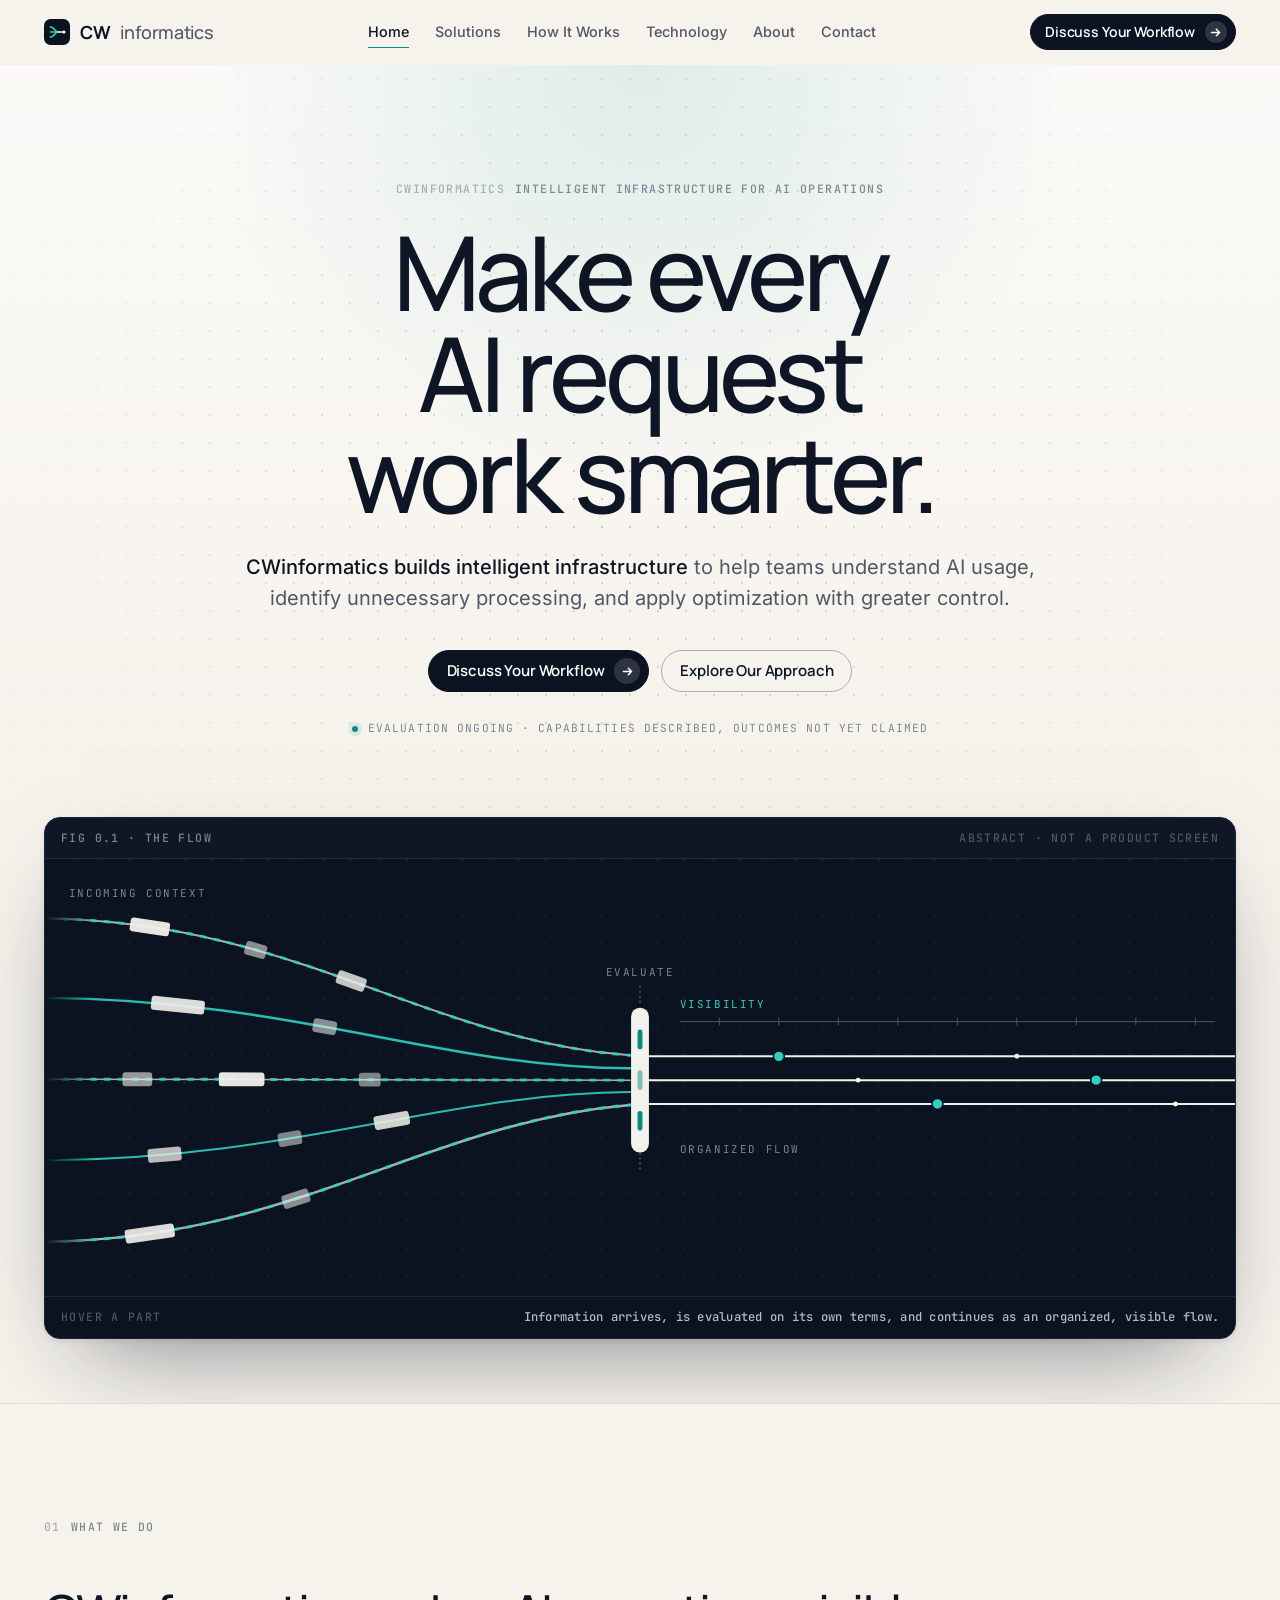
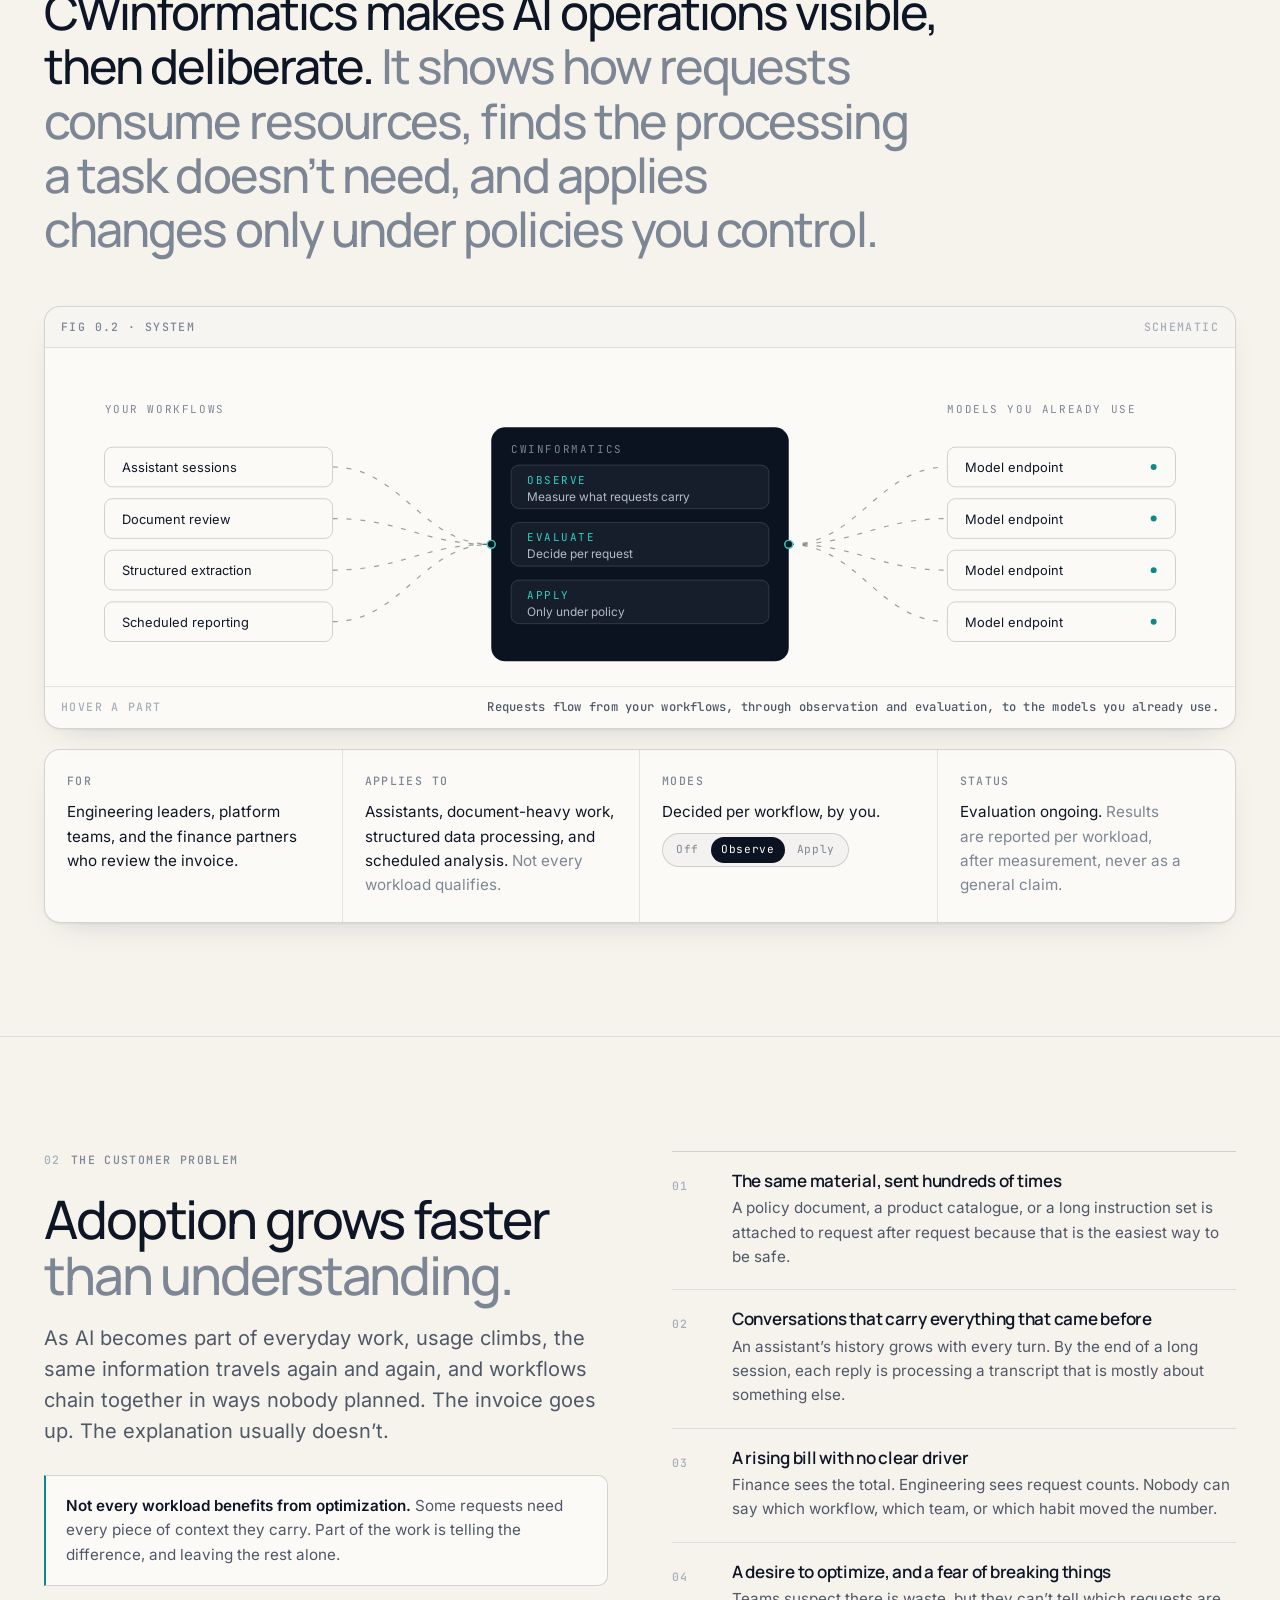
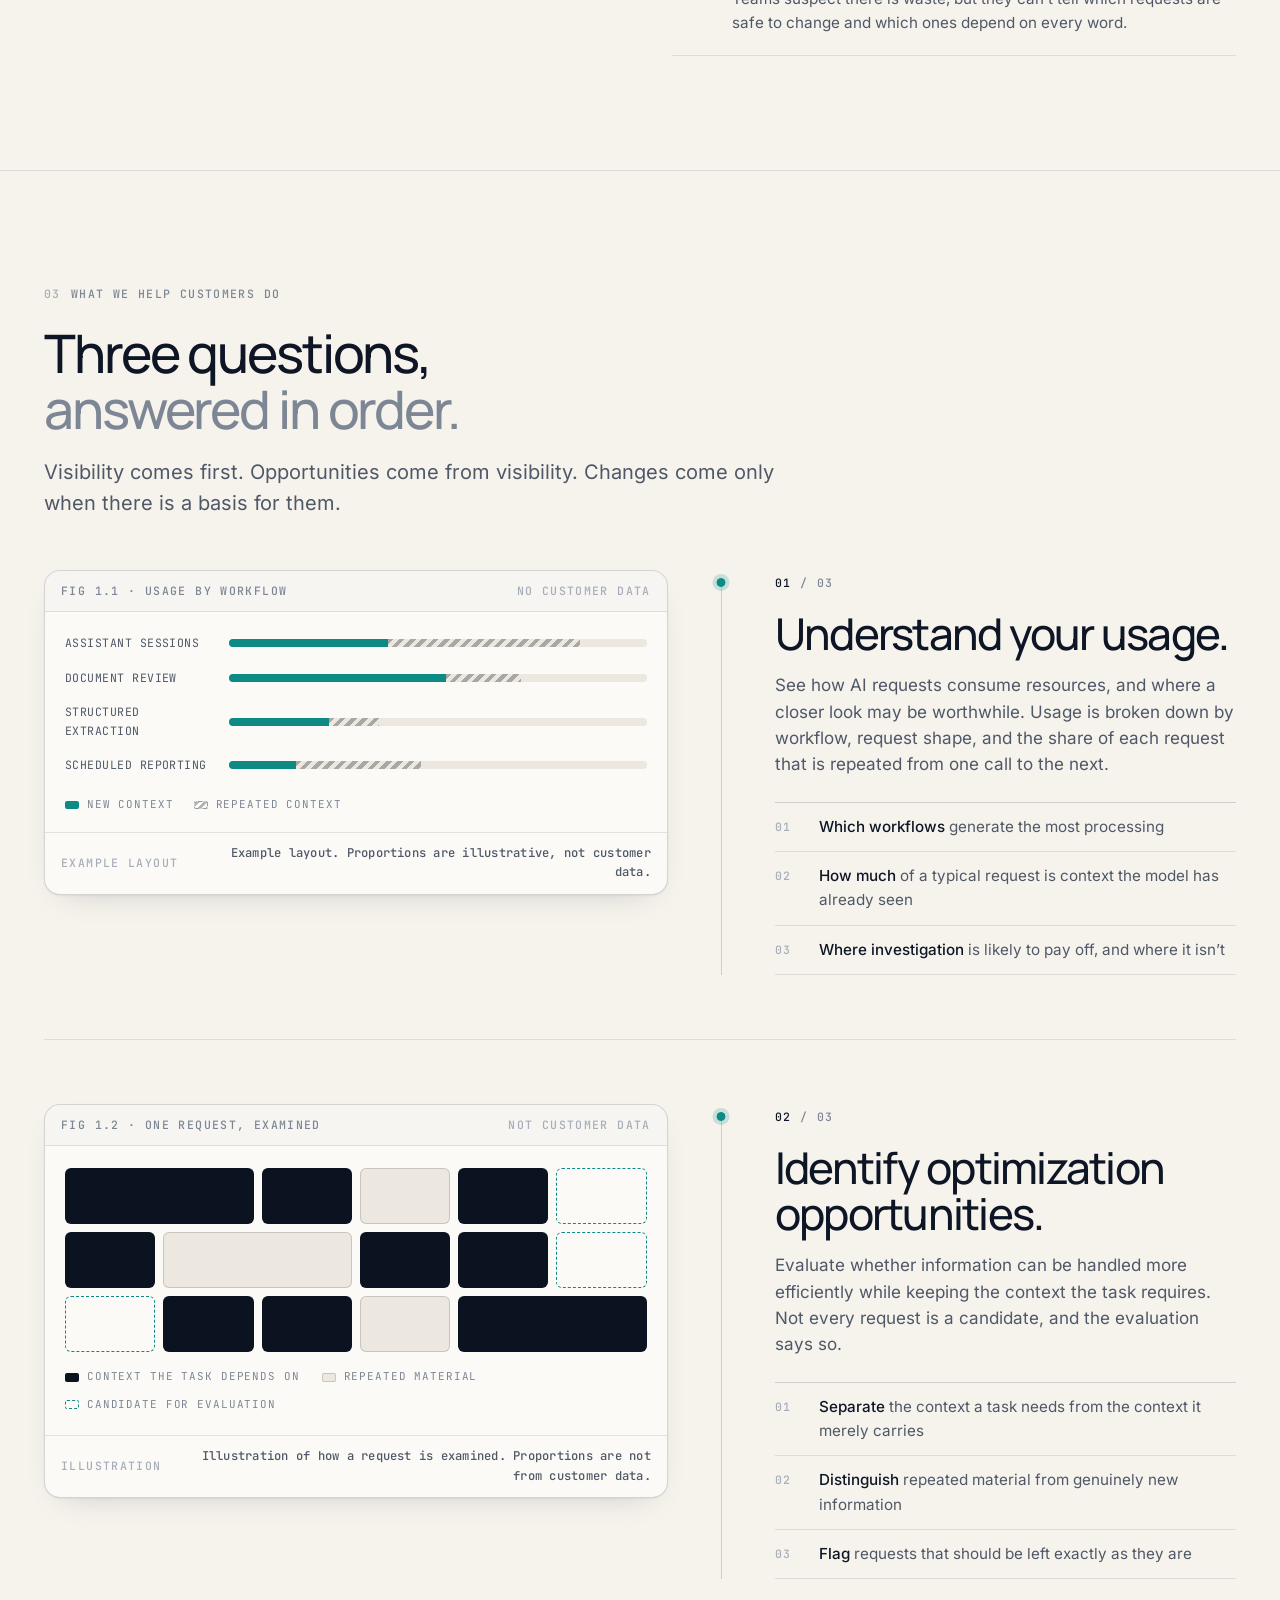
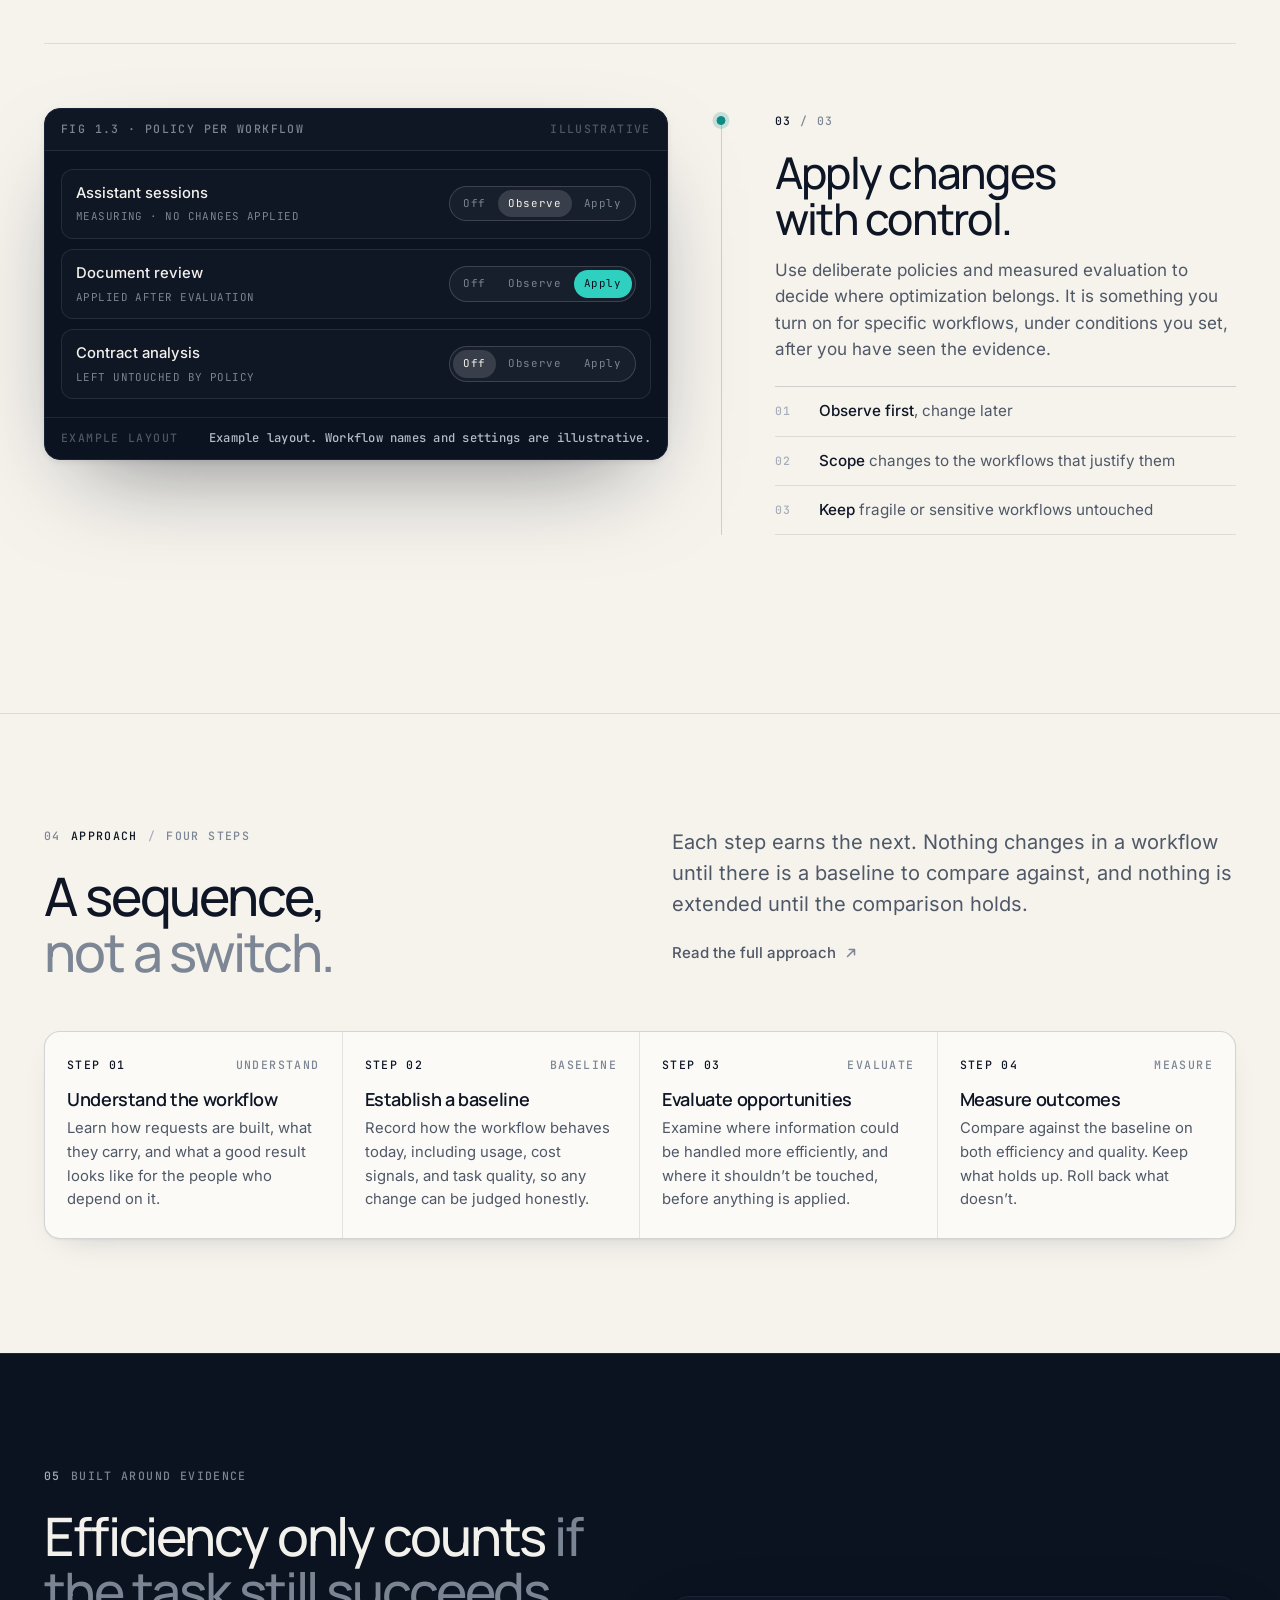
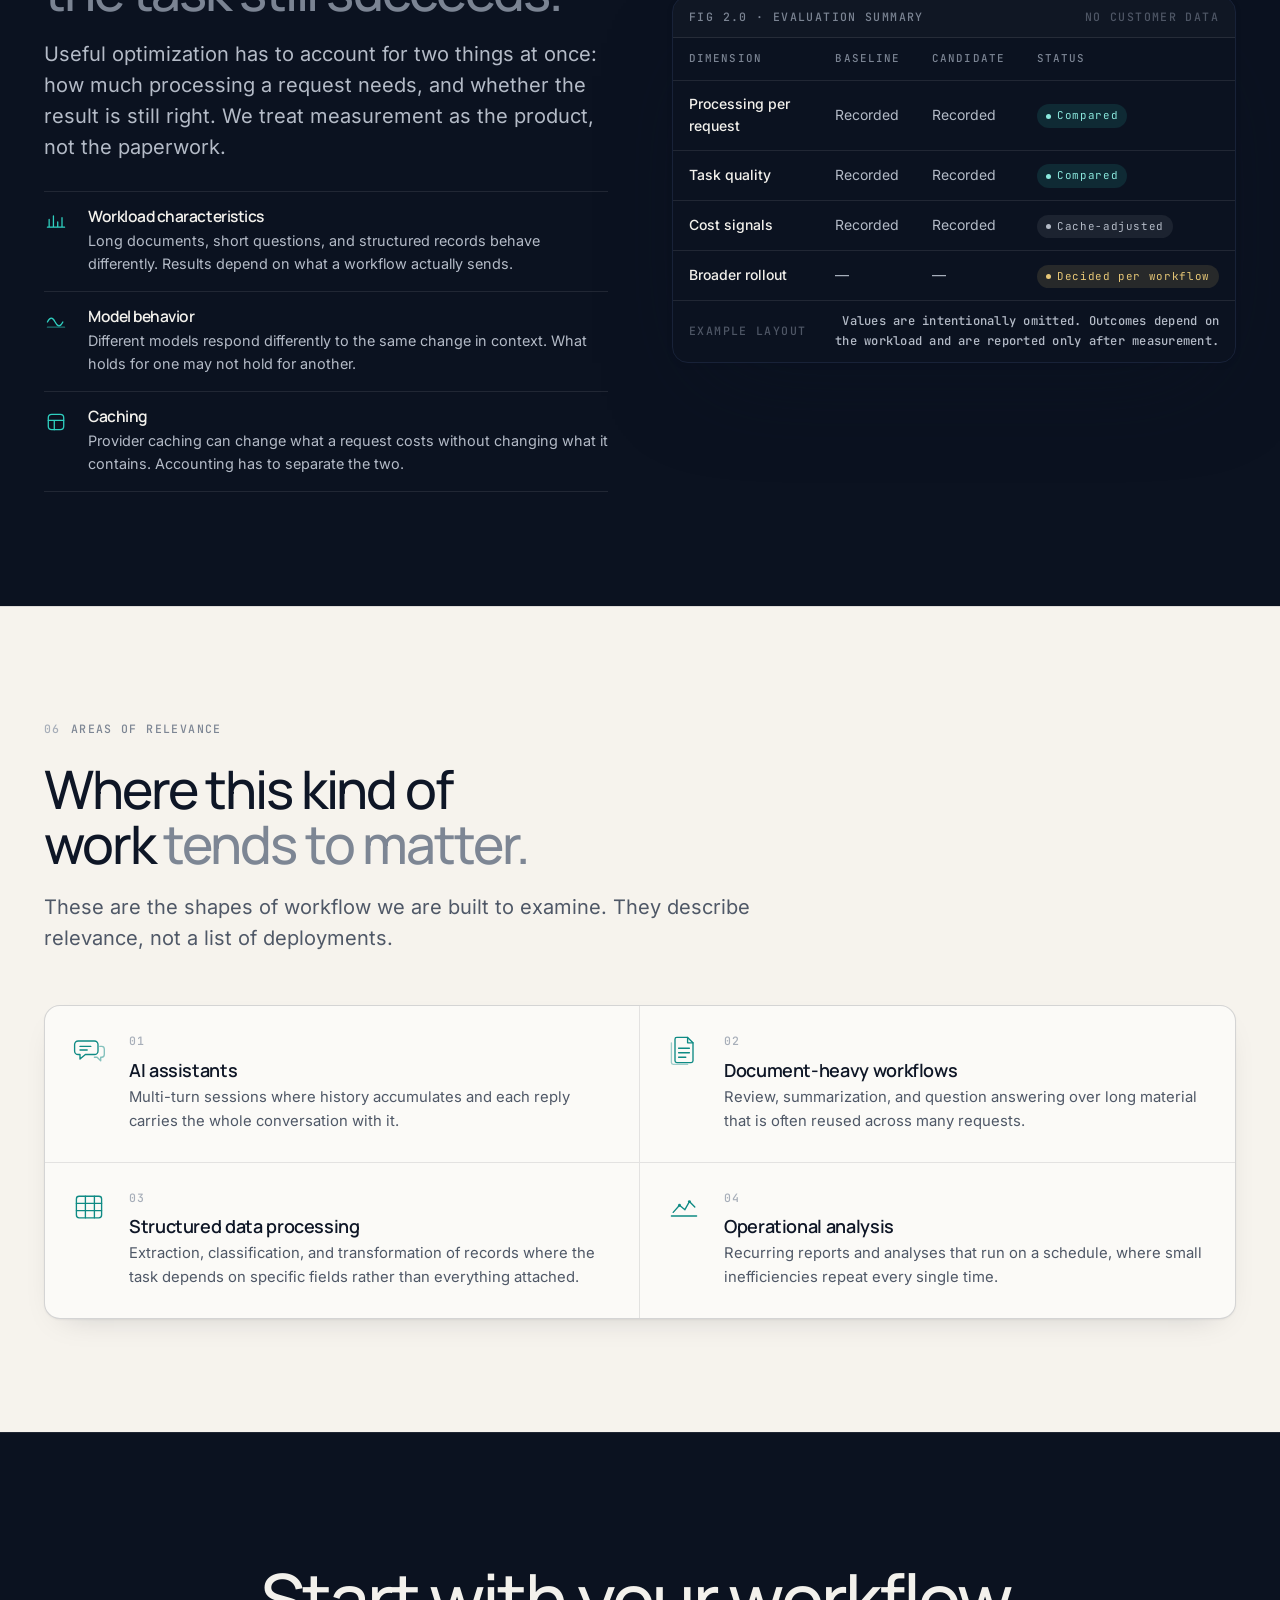
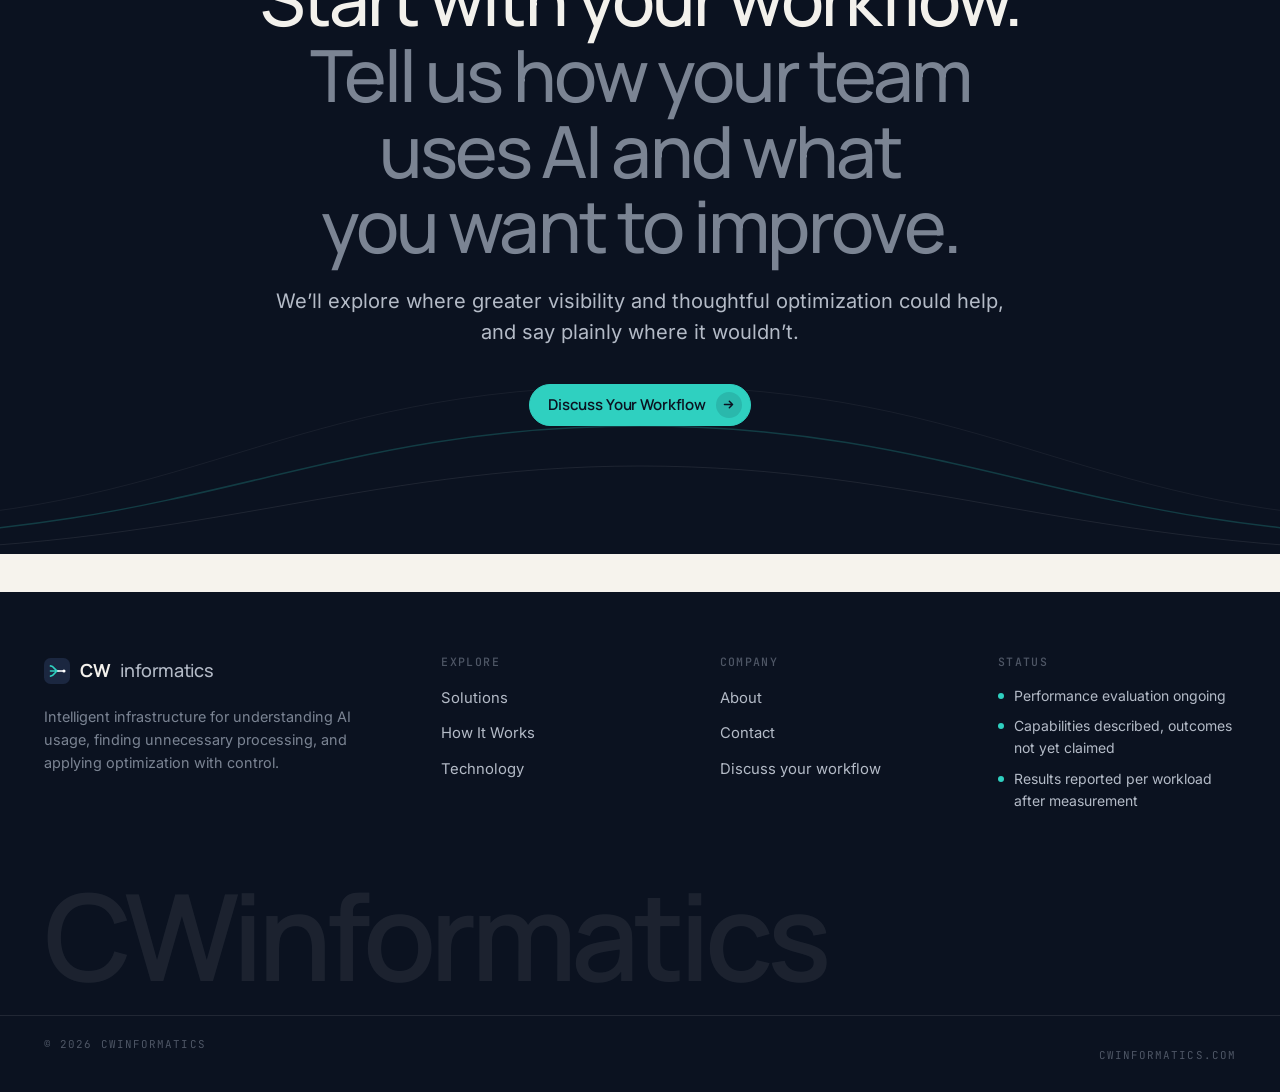
<file: index.html>
<!doctype html>
<html lang="en">
<head>
<meta charset="utf-8">
<meta name="viewport" content="width=device-width, initial-scale=1">
<title>CWinformatics — Make every AI request work smarter</title>
<meta name="description" content="CWinformatics builds intelligent infrastructure to help teams understand AI usage, identify unnecessary processing, and apply optimization with greater control.">
<link rel="canonical" href="https://cwinformatics.com/">
<meta name="theme-color" content="#f6f3ed">
<meta property="og:type" content="website">
<meta property="og:site_name" content="CWinformatics">
<meta property="og:title" content="CWinformatics — Make every AI request work smarter">
<meta property="og:description" content="CWinformatics builds intelligent infrastructure to help teams understand AI usage, identify unnecessary processing, and apply optimization with greater control.">
<meta property="og:url" content="https://cwinformatics.com/">
<meta property="og:image" content="https://cwinformatics.com/assets/og.png">
<meta property="og:image:width" content="1200">
<meta property="og:image:height" content="630">
<meta property="og:image:alt" content="CWinformatics: Make every AI request work smarter.">
<meta name="twitter:card" content="summary_large_image">
<meta name="twitter:title" content="CWinformatics — Make every AI request work smarter">
<meta name="twitter:description" content="CWinformatics builds intelligent infrastructure to help teams understand AI usage, identify unnecessary processing, and apply optimization with greater control.">
<meta name="twitter:image" content="https://cwinformatics.com/assets/og.png">
<link rel="icon" href="assets/favicon.svg" type="image/svg+xml">
<link rel="icon" href="assets/favicon.png" type="image/png" sizes="32x32">
<link rel="apple-touch-icon" href="assets/apple-touch-icon.png">
<link rel="preload" href="assets/fonts/manrope-latin.woff2" as="font" type="font/woff2" crossorigin>
<link rel="preload" href="assets/fonts/inter-latin.woff2" as="font" type="font/woff2" crossorigin>
<link rel="preload" href="assets/fonts/jetbrains-mono-latin.woff2" as="font" type="font/woff2" crossorigin>
<link rel="stylesheet" href="styles/site.css">
</head>
<body>
<a class="skip" href="#main">Skip to content</a>
<header class="site-header">
  <div class="header-row">
    <a class="wordmark" href="index.html" aria-label="CWinformatics home"><svg class="mark" viewBox="0 0 28 28" aria-hidden="true">
      <rect width="28" height="28" rx="7" style="fill:var(--mark-bg,#0b1220)"/>
      <path d="M7 8.5c4 0 4.5 5.5 8 5.5M7 14h8M7 19.5c4 0 4.5-5.5 8-5.5" fill="none" stroke="#2fd0c0" stroke-width="1.8" stroke-linecap="round"/>
      <path d="M15 14h5" fill="none" stroke="#fff" stroke-width="1.8" stroke-linecap="round"/>
      <circle cx="21.5" cy="14" r="1.7" fill="#fff"/>
    </svg><b>CW</b><span>informatics</span></a>
    <nav class="site-nav" id="site-nav" aria-label="Primary">
      <a href="index.html" aria-current="page">Home</a>
      <a href="solutions.html">Solutions</a>
      <a href="how-it-works.html">How It Works</a>
      <a href="technology.html">Technology</a>
      <a href="about.html">About</a>
      <a href="contact.html">Contact</a>
      <div class="nav-cta"><a class="btn btn-primary" href="contact.html"><span>Discuss Your Workflow</span><span class="well"><svg viewBox="0 0 16 16" aria-hidden="true" fill="none" stroke="currentColor" stroke-width="1.8" stroke-linecap="round" stroke-linejoin="round"><path d="M3 8h10M9 4l4 4-4 4"/></svg></span></a></div>
    </nav>
    <div class="header-cta">
      <a class="btn btn-primary btn-sm" href="contact.html"><span>Discuss Your Workflow</span><span class="well"><svg viewBox="0 0 16 16" aria-hidden="true" fill="none" stroke="currentColor" stroke-width="1.8" stroke-linecap="round" stroke-linejoin="round"><path d="M3 8h10M9 4l4 4-4 4"/></svg></span></a>
      <button class="nav-toggle" type="button" aria-expanded="false" aria-controls="site-nav" aria-label="Open menu">
        <svg class="ico-open" viewBox="0 0 20 20" aria-hidden="true" fill="none" stroke="currentColor" stroke-width="1.8" stroke-linecap="round"><path d="M3 6h14M3 10h14M3 14h14"/></svg>
        <svg class="ico-close" viewBox="0 0 20 20" aria-hidden="true" fill="none" stroke="currentColor" stroke-width="1.8" stroke-linecap="round"><path d="M5 5l10 10M15 5L5 15"/></svg>
      </button>
    </div>
  </div>
</header>
<div class="nav-scrim" aria-hidden="true"></div>

<main id="main" class="frame">

<!-- 1. Hero -->
<section class="hero" aria-labelledby="hero-title">
  <div class="hero-grid-bg" aria-hidden="true"></div>
  <div class="wrap">
    <div class="hero-inner">
      <p class="eyebrow" style="justify-content:center"><span class="n">CWinformatics</span><span>Intelligent infrastructure for AI operations</span></p>
      <h1 id="hero-title">Make every AI request work smarter.</h1>
      <p class="lede"><b>CWinformatics builds intelligent infrastructure</b> to help teams understand AI usage, identify unnecessary processing, and apply optimization with greater control.</p>
      <div class="hero-actions">
        <a class="btn btn-primary" href="contact.html"><span>Discuss Your Workflow</span><span class="well"><svg viewBox="0 0 16 16" aria-hidden="true" fill="none" stroke="currentColor" stroke-width="1.8" stroke-linecap="round" stroke-linejoin="round"><path d="M3 8h10M9 4l4 4-4 4"/></svg></span></a>
        <a class="btn btn-secondary" href="how-it-works.html">Explore Our Approach</a>
      </div>
      <p class="hero-note"><i></i>Evaluation ongoing &middot; capabilities described, outcomes not yet claimed</p>
    </div>
    <div class="hero-fig reveal">
      <figure class="fig plate">
  <div class="fig-bar"><span class="l">Fig 0.1 &middot; The flow</span><span class="r">Abstract &middot; not a product screen</span></div>
  <div class="fig-body"><svg viewBox="0 0 1200 440" role="img" aria-labelledby="hero-svg-title hero-svg-desc">
  <title id="hero-svg-title">Several streams of information becoming one organized flow</title>
  <desc id="hero-svg-desc">Five incoming streams carrying blocks of information converge at an evaluation point and continue as three clear, parallel lines with measurement markers above them.</desc>
  <defs>
    <pattern id="hgrid" width="28" height="28" patternUnits="userSpaceOnUse"><circle cx="1" cy="1" r="1" fill="rgba(255,255,255,0.08)"/></pattern>
    <linearGradient id="fade-l" x1="0" x2="1" y1="0" y2="0"><stop offset="0" stop-color="#0b1220"/><stop offset="0.25" stop-color="#0b1220" stop-opacity="0"/></linearGradient>
    <radialGradient id="gate-glow" cx="0.5" cy="0.5" r="0.5"><stop offset="0" stop-color="#2fd0c0" stop-opacity="0.35"/><stop offset="1" stop-color="#2fd0c0" stop-opacity="0"/></radialGradient>
  </defs>
  <rect width="1200" height="440" fill="url(#hgrid)"/>
  <g tabindex="0" data-caption="Incoming context: every request carries information, some of it new and some of it already seen." aria-label="Incoming context">
    <g fill="none" stroke-linecap="round"><path d="M-10 60 C 250 60, 380 182, 590 198" stroke="#f3f1ec" stroke-width="2" class="draw" opacity="0.7"/><path d="M-10 140 C 250 140, 400 211, 590 211" stroke="#2fd0c0" stroke-width="2.5" class="draw d2" opacity="0.9"/><path d="M-10 222 C 250 222, 400 223, 590 223" stroke="#f3f1ec" stroke-width="1.5" class="draw d3" opacity="0.7"/><path d="M-10 304 C 250 304, 400 236, 590 235" stroke="#2fd0c0" stroke-width="2" class="draw d4" opacity="0.9"/><path d="M-10 386 C 250 386, 380 266, 590 248" stroke="#f3f1ec" stroke-width="2.5" class="draw d5" opacity="0.7"/></g>
    <g fill="none" stroke-linecap="round" stroke="#2fd0c0" stroke-width="3" opacity="0.85"><path d="M-10 60 C 250 60, 380 182, 590 198" class="flow-line"/><path d="M-10 222 C 250 222, 400 223, 590 223" class="flow-line slow"/><path d="M-10 386 C 250 386, 380 266, 590 248" class="flow-line"/></g>
    <g fill="#f3f1ec"><rect x="-20.0" y="-7" width="40" height="14" rx="3" opacity="0.95" transform="translate(105.7 68.4) rotate(8.4)"/><rect x="-11.0" y="-7" width="22" height="14" rx="3" opacity="0.55" transform="translate(212.5 91.7) rotate(15.8)"/><rect x="-15.0" y="-7" width="30" height="14" rx="3" opacity="0.8" transform="translate(308.8 123.0) rotate(19.6)"/><rect x="-27.0" y="-7" width="54" height="14" rx="3" opacity="0.9" transform="translate(134.0 147.4) rotate(5.8)"/><rect x="-12.0" y="-7" width="24" height="14" rx="3" opacity="0.55" transform="translate(282.1 169.1) rotate(10.3)"/><rect x="-15.0" y="-7" width="30" height="14" rx="3" opacity="0.6" transform="translate(93.1 222.1) rotate(0.1)"/><rect x="-23.0" y="-7" width="46" height="14" rx="3" opacity="0.95" transform="translate(198.3 222.2) rotate(0.1)"/><rect x="-11.0" y="-7" width="22" height="14" rx="3" opacity="0.5" transform="translate(327.5 222.5) rotate(0.2)"/><rect x="-17.0" y="-7" width="34" height="14" rx="3" opacity="0.75" transform="translate(120.6 298.2) rotate(-5.1)"/><rect x="-12.0" y="-7" width="24" height="14" rx="3" opacity="0.5" transform="translate(247.0 282.0) rotate(-9.2)"/><rect x="-18.0" y="-7" width="36" height="14" rx="3" opacity="0.85" transform="translate(349.7 263.7) rotate(-10.4)"/><rect x="-25.0" y="-7" width="50" height="14" rx="3" opacity="0.9" transform="translate(105.7 377.7) rotate(-8.3)"/><rect x="-14.0" y="-7" width="28" height="14" rx="3" opacity="0.55" transform="translate(253.0 342.6) rotate(-17.7)"/></g>
    <rect x="0" y="0" width="200" height="440" fill="url(#fade-l)"/>
    <text x="24" y="38" font-family="JetBrains Mono, ui-monospace, monospace" font-size="11" letter-spacing="1.6" fill="#7b8493">INCOMING CONTEXT</text>
  </g>
  <g tabindex="0" data-caption="Evaluate: each request is judged on its own. Leaving it unchanged is a normal outcome." aria-label="Evaluate">
    <ellipse class="glow" cx="600" cy="222" rx="140" ry="110" fill="url(#gate-glow)"/>
    <path d="M600 128 v20M600 296 v20" stroke="#7b8493" stroke-width="1" stroke-dasharray="2 3"/>
    <rect x="591" y="150" width="18" height="146" rx="9" fill="#f3f1ec"/>
    <rect x="597.5" y="172" width="5" height="20" rx="2.5" fill="#0e8a84"/>
    <rect x="597.5" y="213" width="5" height="20" rx="2.5" fill="#0e8a84" opacity="0.5"/>
    <rect x="597.5" y="254" width="5" height="20" rx="2.5" fill="#0e8a84"/>
    <text x="600" y="118" text-anchor="middle" font-family="JetBrains Mono, ui-monospace, monospace" font-size="11" letter-spacing="1.6" fill="#7b8493">EVALUATE</text>
  </g>
  <g tabindex="0" data-caption="Organized flow: what continues is deliberate, measured, and visible to the people who own the workflow." aria-label="Organized flow">
    <g fill="none" stroke="#f3f1ec" stroke-linecap="round" stroke-width="2">
      <path d="M609 199 H 1210" class="draw d2"/><path d="M609 223 H 1210" class="draw d3"/><path d="M609 247 H 1210" class="draw d4"/>
    </g>
    <g stroke="#7b8493" stroke-width="1" opacity="0.6">
      <path d="M640 164 H 1180"/>
      <path d="M680 160 v8M740 160 v8M800 160 v8M860 160 v8M920 160 v8M980 160 v8M1040 160 v8M1100 160 v8M1160 160 v8"/>
    </g>
    <g fill="#2fd0c0" stroke="#0b1220" stroke-width="1.5">
      <circle cx="740" cy="199" r="5.5" class="pulse"/><circle cx="900" cy="247" r="5.5" class="pulse p2"/><circle cx="1060" cy="223" r="5.5" class="pulse p3"/>
    </g>
    <g fill="#f3f1ec"><circle cx="820" cy="223" r="2.5"/><circle cx="980" cy="199" r="2.5"/><circle cx="1140" cy="247" r="2.5"/></g>
    <text x="640" y="150" font-family="JetBrains Mono, ui-monospace, monospace" font-size="11" letter-spacing="1.6" fill="#2fd0c0">VISIBILITY</text>
    <text x="640" y="296" font-family="JetBrains Mono, ui-monospace, monospace" font-size="11" letter-spacing="1.6" fill="#7b8493">ORGANIZED FLOW</text>
  </g>
</svg></div>
  <figcaption class="fig-foot"><span class="fig-hint">Hover a part</span><span class="fig-cap">Information arrives, is evaluated on its own terms, and continues as an organized, visible flow.</span></figcaption>
</figure>
    </div>
  </div>
</section>

<!-- 2. What we do -->
<section class="section block" aria-labelledby="wedo-title">
  <div class="wrap">
    <p class="eyebrow"><span class="n">01</span><span>What we do</span></p>
    <p class="statement reveal" id="wedo-title">CWinformatics makes AI operations visible, then deliberate. <span class="dim">It shows how requests consume resources, finds the processing a task doesn’t need, and applies changes only under policies you control.</span></p>
    <div class="reveal delay-1" style="margin-top:clamp(36px,4vw,56px)">
      <figure class="fig">
  <div class="fig-bar"><span class="l">Fig 0.2 &middot; System</span><span class="r">Schematic</span></div>
  <div class="fig-body"><svg viewBox="0 0 1200 340" role="img" aria-labelledby="sys-title sys-desc">
  <title id="sys-title">How CWinformatics sits between your workflows and your models</title>
  <desc id="sys-desc">Your workflows send requests through CWinformatics, which observes, evaluates and, only under policy, applies optimization before requests continue to model endpoints.</desc>
  <g tabindex="0" data-caption="Your workflows: the assistants, document jobs, extraction runs and reports that generate AI requests today." aria-label="Your workflows">
    <text x="60" y="66" font-family="JetBrains Mono, ui-monospace, monospace" font-size="11" letter-spacing="1.6" fill="#7d8694">YOUR WORKFLOWS</text>
    <path d="M290 120.0 C 360 120.0, 380 198, 450 198" fill="none" stroke="rgba(11,18,32,0.4)" stroke-width="1.2" class="flow-line slow"/><rect x="60" y="100" width="230" height="40" rx="8" fill="#fbfaf7" stroke="rgba(11,18,32,0.18)"/><text x="78" y="125.0" font-family="Inter, system-ui, sans-serif" font-size="13" fill="#0e1626">Assistant sessions</text><path d="M290 172.0 C 360 172.0, 380 198, 450 198" fill="none" stroke="rgba(11,18,32,0.4)" stroke-width="1.2" class="flow-line slow"/><rect x="60" y="152" width="230" height="40" rx="8" fill="#fbfaf7" stroke="rgba(11,18,32,0.18)"/><text x="78" y="177.0" font-family="Inter, system-ui, sans-serif" font-size="13" fill="#0e1626">Document review</text><path d="M290 224.0 C 360 224.0, 380 198, 450 198" fill="none" stroke="rgba(11,18,32,0.4)" stroke-width="1.2" class="flow-line slow"/><rect x="60" y="204" width="230" height="40" rx="8" fill="#fbfaf7" stroke="rgba(11,18,32,0.18)"/><text x="78" y="229.0" font-family="Inter, system-ui, sans-serif" font-size="13" fill="#0e1626">Structured extraction</text><path d="M290 276.0 C 360 276.0, 380 198, 450 198" fill="none" stroke="rgba(11,18,32,0.4)" stroke-width="1.2" class="flow-line slow"/><rect x="60" y="256" width="230" height="40" rx="8" fill="#fbfaf7" stroke="rgba(11,18,32,0.18)"/><text x="78" y="281.0" font-family="Inter, system-ui, sans-serif" font-size="13" fill="#0e1626">Scheduled reporting</text>
  </g>
  <g tabindex="0" data-caption="Model endpoints: whichever models you already use. Requests continue to them as they are, or as deliberately adjusted." aria-label="Model endpoints">
    <text x="910" y="66" font-family="JetBrains Mono, ui-monospace, monospace" font-size="11" letter-spacing="1.6" fill="#7d8694">MODELS YOU ALREADY USE</text>
    <path d="M750 198 C 820 198, 840 120.0, 910 120.0" fill="none" stroke="rgba(11,18,32,0.4)" stroke-width="1.2" class="flow-line slow"/><rect x="910" y="100" width="230" height="40" rx="8" fill="#fbfaf7" stroke="rgba(11,18,32,0.18)"/><text x="928" y="125.0" font-family="Inter, system-ui, sans-serif" font-size="13" fill="#0e1626">Model endpoint</text><circle cx="1118" cy="120.0" r="3" fill="#0e8a84"/><path d="M750 198 C 820 198, 840 172.0, 910 172.0" fill="none" stroke="rgba(11,18,32,0.4)" stroke-width="1.2" class="flow-line slow"/><rect x="910" y="152" width="230" height="40" rx="8" fill="#fbfaf7" stroke="rgba(11,18,32,0.18)"/><text x="928" y="177.0" font-family="Inter, system-ui, sans-serif" font-size="13" fill="#0e1626">Model endpoint</text><circle cx="1118" cy="172.0" r="3" fill="#0e8a84"/><path d="M750 198 C 820 198, 840 224.0, 910 224.0" fill="none" stroke="rgba(11,18,32,0.4)" stroke-width="1.2" class="flow-line slow"/><rect x="910" y="204" width="230" height="40" rx="8" fill="#fbfaf7" stroke="rgba(11,18,32,0.18)"/><text x="928" y="229.0" font-family="Inter, system-ui, sans-serif" font-size="13" fill="#0e1626">Model endpoint</text><circle cx="1118" cy="224.0" r="3" fill="#0e8a84"/><path d="M750 198 C 820 198, 840 276.0, 910 276.0" fill="none" stroke="rgba(11,18,32,0.4)" stroke-width="1.2" class="flow-line slow"/><rect x="910" y="256" width="230" height="40" rx="8" fill="#fbfaf7" stroke="rgba(11,18,32,0.18)"/><text x="928" y="281.0" font-family="Inter, system-ui, sans-serif" font-size="13" fill="#0e1626">Model endpoint</text><circle cx="1118" cy="276.0" r="3" fill="#0e8a84"/>
  </g>
  <g tabindex="0" data-caption="CWinformatics: observe first, evaluate every request on its own, and apply changes only where a policy says so." aria-label="CWinformatics">
    <rect x="450" y="80" width="300" height="236" rx="14" fill="#0b1220"/>
    <text x="470" y="106" font-family="JetBrains Mono, ui-monospace, monospace" font-size="11" letter-spacing="1.6" fill="#7b8493">CWINFORMATICS</text>
    <rect x="470" y="118" width="260" height="44" rx="8" fill="rgba(255,255,255,0.05)" stroke="rgba(255,255,255,0.14)"/><text x="486" y="137" font-family="JetBrains Mono, ui-monospace, monospace" font-size="11" letter-spacing="1.6" fill="#2fd0c0">OBSERVE</text><text x="486" y="154" font-family="Inter, system-ui, sans-serif" font-size="12" fill="#b4bbc7">Measure what requests carry</text><rect x="470" y="176" width="260" height="44" rx="8" fill="rgba(255,255,255,0.05)" stroke="rgba(255,255,255,0.14)"/><text x="486" y="195" font-family="JetBrains Mono, ui-monospace, monospace" font-size="11" letter-spacing="1.6" fill="#2fd0c0">EVALUATE</text><text x="486" y="212" font-family="Inter, system-ui, sans-serif" font-size="12" fill="#b4bbc7">Decide per request</text><rect x="470" y="234" width="260" height="44" rx="8" fill="rgba(255,255,255,0.05)" stroke="rgba(255,255,255,0.14)"/><text x="486" y="253" font-family="JetBrains Mono, ui-monospace, monospace" font-size="11" letter-spacing="1.6" fill="#2fd0c0">APPLY</text><text x="486" y="270" font-family="Inter, system-ui, sans-serif" font-size="12" fill="#b4bbc7">Only under policy</text>
    <circle cx="450" cy="198" r="4" fill="#0b1220" stroke="#2fd0c0" stroke-width="1.5"/><circle cx="750" cy="198" r="4" fill="#0b1220" stroke="#2fd0c0" stroke-width="1.5"/>
  </g>
</svg></div>
  <figcaption class="fig-foot"><span class="fig-hint">Hover a part</span><span class="fig-cap">Requests flow from your workflows, through observation and evaluation, to the models you already use.</span></figcaption>
</figure>
    </div>
    <div class="spec reveal delay-2" style="margin-top:20px">
      <div><span class="spec-label">For</span><p>Engineering leaders, platform teams, and the finance partners who review the invoice.</p></div>
      <div><span class="spec-label">Applies to</span><p>Assistants, document-heavy work, structured data processing, and scheduled analysis. <span class="dim">Not every workload qualifies.</span></p></div>
      <div><span class="spec-label">Modes</span><p>Decided per workflow, by you.</p><div class="modes" aria-hidden="true"><span>Off</span><span class="on">Observe</span><span>Apply</span></div></div>
      <div><span class="spec-label">Status</span><p>Evaluation ongoing. <span class="dim">Results are reported per workload, after measurement, never as a general claim.</span></p></div>
    </div>
  </div>
</section>

<!-- 3. The problem -->
<section class="section block" aria-labelledby="problem-title">
  <div class="wrap grid-2 top">
    <div class="reveal">
      <p class="eyebrow"><span class="n">02</span><span>The customer problem</span></p>
      <h2 id="problem-title">Adoption grows faster <span class="dim">than understanding.</span></h2>
      <p class="lede">As AI becomes part of everyday work, usage climbs, the same information travels again and again, and workflows chain together in ways nobody planned. The invoice goes up. The explanation usually doesn’t.</p>
      <div class="callout"><strong>Not every workload benefits from optimization.</strong> Some requests need every piece of context they carry. Part of the work is telling the difference, and leaving the rest alone.</div>
    </div>
    <ol class="ledger reveal delay-1">
      <li><span class="idx">01</span><div><h3>The same material, sent hundreds of times</h3><p>A policy document, a product catalogue, or a long instruction set is attached to request after request because that is the easiest way to be safe.</p></div></li>
      <li><span class="idx">02</span><div><h3>Conversations that carry everything that came before</h3><p>An assistant’s history grows with every turn. By the end of a long session, each reply is processing a transcript that is mostly about something else.</p></div></li>
      <li><span class="idx">03</span><div><h3>A rising bill with no clear driver</h3><p>Finance sees the total. Engineering sees request counts. Nobody can say which workflow, which team, or which habit moved the number.</p></div></li>
      <li><span class="idx">04</span><div><h3>A desire to optimize, and a fear of breaking things</h3><p>Teams suspect there is waste, but they can’t tell which requests are safe to change and which ones depend on every word.</p></div></li>
    </ol>
  </div>
</section>

<!-- 4. Chapters -->
<section class="section block" aria-labelledby="help-title">
  <div class="wrap">
    <div class="section-head">
      <p class="eyebrow"><span class="n">03</span><span>What we help customers do</span></p>
      <h2 id="help-title">Three questions, <span class="dim">answered in order.</span></h2>
      <p class="lede">Visibility comes first. Opportunities come from visibility. Changes come only when there is a basis for them.</p>
    </div>
    <article class="chapter reveal" aria-labelledby="ch1">
  <div class="chapter-fig"><figure class="fig">
  <div class="fig-bar"><span class="l">Fig 1.1 &middot; Usage by workflow</span><span class="r">No customer data</span></div>
  <div class="fig-body"><div class="usage" aria-hidden="true">
      <div class="usage-row"><span class="lbl">ASSISTANT SESSIONS</span><div class="track"><span class="fill" style="--w:38%"></span><span class="fill repeat" style="--w:46%"></span></div></div>
      <div class="usage-row"><span class="lbl">DOCUMENT REVIEW</span><div class="track"><span class="fill" style="--w:52%"></span><span class="fill repeat" style="--w:18%"></span></div></div>
      <div class="usage-row"><span class="lbl">STRUCTURED EXTRACTION</span><div class="track"><span class="fill" style="--w:24%"></span><span class="fill repeat" style="--w:12%"></span></div></div>
      <div class="usage-row"><span class="lbl">SCHEDULED REPORTING</span><div class="track"><span class="fill" style="--w:16%"></span><span class="fill repeat" style="--w:30%"></span></div></div>
      <div class="usage-legend"><span><i></i>New context</span><span><i class="repeat"></i>Repeated context</span></div>
    </div></div>
  <figcaption class="fig-foot"><span class="fig-hint">Example layout</span><span class="fig-cap">Example layout. Proportions are illustrative, not customer data.</span></figcaption>
</figure></div>
  <div class="chapter-rail" aria-hidden="true"><i></i></div>
  <div class="chapter-copy">
    <span class="chapter-num"><b>01</b> / 03</span>
    <h2 id="ch1">Understand your usage.</h2>
    <p class="lede">See how AI requests consume resources, and where a closer look may be worthwhile. Usage is broken down by workflow, request shape, and the share of each request that is repeated from one call to the next.</p>
    <ul class="chapter-points"><li><span class="idx">01</span><span><b>Which workflows</b> generate the most processing</span></li><li><span class="idx">02</span><span><b>How much</b> of a typical request is context the model has already seen</span></li><li><span class="idx">03</span><span><b>Where investigation</b> is likely to pay off, and where it isn’t</span></li></ul>
  </div>
</article>
    <article class="chapter reveal" aria-labelledby="ch2">
  <div class="chapter-fig"><figure class="fig">
  <div class="fig-bar"><span class="l">Fig 1.2 &middot; One request, examined</span><span class="r">Not customer data</span></div>
  <div class="fig-body"><div class="context">
      <div class="context-blocks" role="img" aria-label="A request shown as blocks: most are retained context, some are repeated material, and a few are candidates for evaluation.">
        <span class="cb wide"></span><span class="cb"></span><span class="cb dup"></span><span class="cb"></span><span class="cb cand"></span>
        <span class="cb"></span><span class="cb dup wide"></span><span class="cb"></span><span class="cb"></span><span class="cb cand"></span>
        <span class="cb cand"></span><span class="cb"></span><span class="cb"></span><span class="cb dup"></span><span class="cb wide"></span>
      </div>
      <div class="context-key" aria-hidden="true"><span><i class="keep"></i>Context the task depends on</span><span><i class="dup"></i>Repeated material</span><span><i class="cand"></i>Candidate for evaluation</span></div>
    </div></div>
  <figcaption class="fig-foot"><span class="fig-hint">Illustration</span><span class="fig-cap">Illustration of how a request is examined. Proportions are not from customer data.</span></figcaption>
</figure></div>
  <div class="chapter-rail" aria-hidden="true"><i></i></div>
  <div class="chapter-copy">
    <span class="chapter-num"><b>02</b> / 03</span>
    <h2 id="ch2">Identify optimization opportunities.</h2>
    <p class="lede">Evaluate whether information can be handled more efficiently while keeping the context the task requires. Not every request is a candidate, and the evaluation says so.</p>
    <ul class="chapter-points"><li><span class="idx">01</span><span><b>Separate</b> the context a task needs from the context it merely carries</span></li><li><span class="idx">02</span><span><b>Distinguish</b> repeated material from genuinely new information</span></li><li><span class="idx">03</span><span><b>Flag</b> requests that should be left exactly as they are</span></li></ul>
  </div>
</article>
    <article class="chapter reveal" aria-labelledby="ch3">
  <div class="chapter-fig"><figure class="fig plate">
  <div class="fig-bar"><span class="l">Fig 1.3 &middot; Policy per workflow</span><span class="r">Illustrative</span></div>
  <div class="fig-body"><div class="policy" aria-hidden="true">
      <div class="policy-row"><div><div class="name">Assistant sessions</div><p class="desc">MEASURING &middot; NO CHANGES APPLIED</p></div><div class="seg"><span>Off</span><span class="hold">Observe</span><span>Apply</span></div></div>
      <div class="policy-row"><div><div class="name">Document review</div><p class="desc">APPLIED AFTER EVALUATION</p></div><div class="seg"><span>Off</span><span>Observe</span><span class="on">Apply</span></div></div>
      <div class="policy-row"><div><div class="name">Contract analysis</div><p class="desc">LEFT UNTOUCHED BY POLICY</p></div><div class="seg"><span class="hold">Off</span><span>Observe</span><span>Apply</span></div></div>
    </div></div>
  <figcaption class="fig-foot"><span class="fig-hint">Example layout</span><span class="fig-cap">Example layout. Workflow names and settings are illustrative.</span></figcaption>
</figure></div>
  <div class="chapter-rail" aria-hidden="true"><i></i></div>
  <div class="chapter-copy">
    <span class="chapter-num"><b>03</b> / 03</span>
    <h2 id="ch3">Apply changes with control.</h2>
    <p class="lede">Use deliberate policies and measured evaluation to decide where optimization belongs. It is something you turn on for specific workflows, under conditions you set, after you have seen the evidence.</p>
    <ul class="chapter-points"><li><span class="idx">01</span><span><b>Observe first</b>, change later</span></li><li><span class="idx">02</span><span><b>Scope</b> changes to the workflows that justify them</span></li><li><span class="idx">03</span><span><b>Keep</b> fragile or sensitive workflows untouched</span></li></ul>
  </div>
</article>
  </div>
</section>

<!-- 5. Approach -->
<section class="section block" aria-labelledby="approach-title">
  <div class="wrap">
    <div class="grid-2 top" style="margin-bottom:clamp(32px,4vw,56px)">
      <div class="reveal">
        <p class="crumb"><span class="n">04</span><b>Approach</b><i>/</i><span>Four steps</span></p>
        <h2 id="approach-title">A sequence, <span class="dim">not a switch.</span></h2>
      </div>
      <div class="reveal delay-1">
        <p class="lede">Each step earns the next. Nothing changes in a workflow until there is a baseline to compare against, and nothing is extended until the comparison holds.</p>
        <p style="margin-top:20px"><a class="text-link" href="how-it-works.html">Read the full approach <svg viewBox="0 0 16 16" aria-hidden="true" fill="none" stroke="currentColor" stroke-width="1.8" stroke-linecap="round" stroke-linejoin="round"><path d="M4 12L12 4M6 4h6v6"/></svg></a></p>
      </div>
    </div>
    <ol class="steps reveal">
      <li class="step"><span class="step-tag"><b>Step 01</b><span>Understand</span></span><h3>Understand the workflow</h3><p>Learn how requests are built, what they carry, and what a good result looks like for the people who depend on it.</p></li>
      <li class="step"><span class="step-tag"><b>Step 02</b><span>Baseline</span></span><h3>Establish a baseline</h3><p>Record how the workflow behaves today, including usage, cost signals, and task quality, so any change can be judged honestly.</p></li>
      <li class="step"><span class="step-tag"><b>Step 03</b><span>Evaluate</span></span><h3>Evaluate opportunities</h3><p>Examine where information could be handled more efficiently, and where it shouldn’t be touched, before anything is applied.</p></li>
      <li class="step"><span class="step-tag"><b>Step 04</b><span>Measure</span></span><h3>Measure outcomes</h3><p>Compare against the baseline on both efficiency and quality. Keep what holds up. Roll back what doesn’t.</p></li>
    </ol>
  </div>
</section>

<!-- 6. Built around evidence -->
<section class="section ink block" aria-labelledby="evidence-title">
  <div class="wrap grid-2">
    <div class="reveal">
      <p class="eyebrow"><span class="n">05</span><span>Built around evidence</span></p>
      <h2 id="evidence-title">Efficiency only counts <span class="dim">if the task still succeeds.</span></h2>
      <p class="lede">Useful optimization has to account for two things at once: how much processing a request needs, and whether the result is still right. We treat measurement as the product, not the paperwork.</p>
      <ul class="factors">
        <li><svg viewBox="0 0 28 28" aria-hidden="true" fill="none" stroke="currentColor" stroke-width="1.5" stroke-linecap="round"><path d="M4 20h20M6 20V11M11 20V7M16 20v-6M21 20V9"/></svg><div><h4>Workload characteristics</h4><p>Long documents, short questions, and structured records behave differently. Results depend on what a workflow actually sends.</p></div></li>
        <li><svg viewBox="0 0 28 28" aria-hidden="true" fill="none" stroke="currentColor" stroke-width="1.5" stroke-linecap="round" stroke-linejoin="round"><path d="M4 14c3-6 6-6 9 0s6 6 9 0"/><path d="M4 20h20" opacity=".5"/></svg><div><h4>Model behavior</h4><p>Different models respond differently to the same change in context. What holds for one may not hold for another.</p></div></li>
        <li><svg viewBox="0 0 28 28" aria-hidden="true" fill="none" stroke="currentColor" stroke-width="1.5" stroke-linecap="round"><rect x="5" y="5" width="18" height="18" rx="4"/><path d="M5 12h18M12 12v11"/></svg><div><h4>Caching</h4><p>Provider caching can change what a request costs without changing what it contains. Accounting has to separate the two.</p></div></li>
      </ul>
    </div>
    <div class="reveal delay-1">
      <figure class="fig plate">
  <div class="fig-bar"><span class="l">Fig 2.0 &middot; Evaluation summary</span><span class="r">No customer data</span></div>
  <div class="fig-body"><table class="eval-table">
        <caption class="hp">Illustrative structure of an evaluation report. No values are shown because none have been validated for publication.</caption>
        <thead><tr><th scope="col">Dimension</th><th scope="col">Baseline</th><th scope="col">Candidate</th><th scope="col">Status</th></tr></thead>
        <tbody>
          <tr><td>Processing per request</td><td>Recorded</td><td>Recorded</td><td><span class="pill ok">Compared</span></td></tr>
          <tr><td>Task quality</td><td>Recorded</td><td>Recorded</td><td><span class="pill ok">Compared</span></td></tr>
          <tr><td>Cost signals</td><td>Recorded</td><td>Recorded</td><td><span class="pill neutral">Cache-adjusted</span></td></tr>
          <tr><td>Broader rollout</td><td>&mdash;</td><td>&mdash;</td><td><span class="pill pending">Decided per workflow</span></td></tr>
        </tbody>
      </table></div>
  <figcaption class="fig-foot"><span class="fig-hint">Example layout</span><span class="fig-cap">Values are intentionally omitted. Outcomes depend on the workload and are reported only after measurement.</span></figcaption>
</figure>
    </div>
  </div>
</section>

<!-- 7. Relevant workflows -->
<section class="section block" aria-labelledby="workflows-title">
  <div class="wrap">
    <div class="section-head">
      <p class="eyebrow"><span class="n">06</span><span>Areas of relevance</span></p>
      <h2 id="workflows-title">Where this kind of work <span class="dim">tends to matter.</span></h2>
      <p class="lede">These are the shapes of workflow we are built to examine. They describe relevance, not a list of deployments.</p>
    </div>
    <ul class="workflows reveal">
      <li><svg viewBox="0 0 40 40" aria-hidden="true" fill="none" stroke="currentColor" stroke-width="1.5" stroke-linecap="round" stroke-linejoin="round"><path d="M8 10h18a4 4 0 0 1 4 4v7a4 4 0 0 1-4 4H16l-6 5v-5H8a4 4 0 0 1-4-4v-7a4 4 0 0 1 4-4Z"/><path d="M10 16h12M10 20h8"/><path d="M32 16h2a3 3 0 0 1 3 3v6a3 3 0 0 1-3 3h-1v4l-4-4h-3" opacity=".5"/></svg><div><span class="idx">01</span><h3>AI assistants</h3><p>Multi-turn sessions where history accumulates and each reply carries the whole conversation with it.</p></div></li>
      <li><svg viewBox="0 0 40 40" aria-hidden="true" fill="none" stroke="currentColor" stroke-width="1.5" stroke-linecap="round" stroke-linejoin="round"><path d="M12 6h12l6 6v20a2 2 0 0 1-2 2H12a2 2 0 0 1-2-2V8a2 2 0 0 1 2-2Z"/><path d="M24 6v6h6"/><path d="M14 18h12M14 23h12M14 28h8"/><path d="M6 12v22a2 2 0 0 0 2 2h16" opacity=".4"/></svg><div><span class="idx">02</span><h3>Document-heavy workflows</h3><p>Review, summarization, and question answering over long material that is often reused across many requests.</p></div></li>
      <li><svg viewBox="0 0 40 40" aria-hidden="true" fill="none" stroke="currentColor" stroke-width="1.5" stroke-linecap="round" stroke-linejoin="round"><rect x="6" y="8" width="28" height="24" rx="3"/><path d="M6 16h28M6 24h28M16 8v24M26 8v24"/></svg><div><span class="idx">03</span><h3>Structured data processing</h3><p>Extraction, classification, and transformation of records where the task depends on specific fields rather than everything attached.</p></div></li>
      <li><svg viewBox="0 0 40 40" aria-hidden="true" fill="none" stroke="currentColor" stroke-width="1.5" stroke-linecap="round" stroke-linejoin="round"><path d="M6 30h28"/><path d="M8 26l7-8 6 5 5-9 6 6"/><circle cx="15" cy="18" r="1.6" fill="currentColor" stroke="none"/><circle cx="26" cy="14" r="1.6" fill="currentColor" stroke="none"/></svg><div><span class="idx">04</span><h3>Operational analysis</h3><p>Recurring reports and analyses that run on a schedule, where small inefficiencies repeat every single time.</p></div></li>
    </ul>
  </div>
</section>

<section class="cta-band ink block" aria-labelledby="cta-title">
  <svg class="bg" viewBox="0 0 1600 260" aria-hidden="true" fill="none">
    <path d="M0 240 C 350 240, 480 130, 800 130 S 1250 240, 1600 240" stroke="rgba(47,208,192,0.28)" stroke-width="1.5"/>
    <path d="M0 255 C 350 255, 520 170, 800 170 S 1250 255, 1600 255" stroke="rgba(255,255,255,0.1)" stroke-width="1"/>
    <path d="M0 225 C 350 225, 440 90, 800 90 S 1250 225, 1600 225" stroke="rgba(255,255,255,0.07)" stroke-width="1"/>
  </svg>
  <div class="wrap inner">
    <h2 id="cta-title">Start with your workflow. <span class="dim">Tell us how your team uses AI and what you want to improve.</span></h2>
    <p class="lede">We’ll explore where greater visibility and thoughtful optimization could help, and say plainly where it wouldn’t.</p>
    <div class="actions"><a class="btn btn-primary" href="contact.html"><span>Discuss Your Workflow</span><span class="well"><svg viewBox="0 0 16 16" aria-hidden="true" fill="none" stroke="currentColor" stroke-width="1.8" stroke-linecap="round" stroke-linejoin="round"><path d="M3 8h10M9 4l4 4-4 4"/></svg></span></a></div>
  </div>
</section>


</main>
<footer class="site-footer" style="--mark-bg:#1b2740">
  <div class="footer-grid">
    <div>
      <a class="wordmark" href="index.html" aria-label="CWinformatics home"><svg class="mark" viewBox="0 0 28 28" aria-hidden="true">
      <rect width="28" height="28" rx="7" style="fill:var(--mark-bg,#0b1220)"/>
      <path d="M7 8.5c4 0 4.5 5.5 8 5.5M7 14h8M7 19.5c4 0 4.5-5.5 8-5.5" fill="none" stroke="#2fd0c0" stroke-width="1.8" stroke-linecap="round"/>
      <path d="M15 14h5" fill="none" stroke="#fff" stroke-width="1.8" stroke-linecap="round"/>
      <circle cx="21.5" cy="14" r="1.7" fill="#fff"/>
    </svg><b>CW</b><span>informatics</span></a>
      <p>Intelligent infrastructure for understanding AI usage, finding unnecessary processing, and applying optimization with control.</p>
    </div>
    <div class="footer-col">
      <h4>Explore</h4>
      <ul>
        <li><a href="solutions.html">Solutions</a></li>
        <li><a href="how-it-works.html">How It Works</a></li>
        <li><a href="technology.html">Technology</a></li>
      </ul>
    </div>
    <div class="footer-col">
      <h4>Company</h4>
      <ul>
        <li><a href="about.html">About</a></li>
        <li><a href="contact.html">Contact</a></li>
        <li><a href="contact.html">Discuss your workflow</a></li>
      </ul>
    </div>
    <div class="footer-col">
      <h4>Status</h4>
      <div class="status">
        <span><i></i>Performance evaluation ongoing</span>
        <span><i></i>Capabilities described, outcomes not yet claimed</span>
        <span><i></i>Results reported per workload after measurement</span>
      </div>
    </div>
  </div>
  <div class="footer-mark" aria-hidden="true"><span>CWinformatics</span></div>
  <div class="footer-bottom">
    <p>&copy; 2026 CWinformatics</p>
    <p>cwinformatics.com</p>
  </div>
</footer>

<script src="scripts/site.js" defer></script>
</body>
</html>
</file>
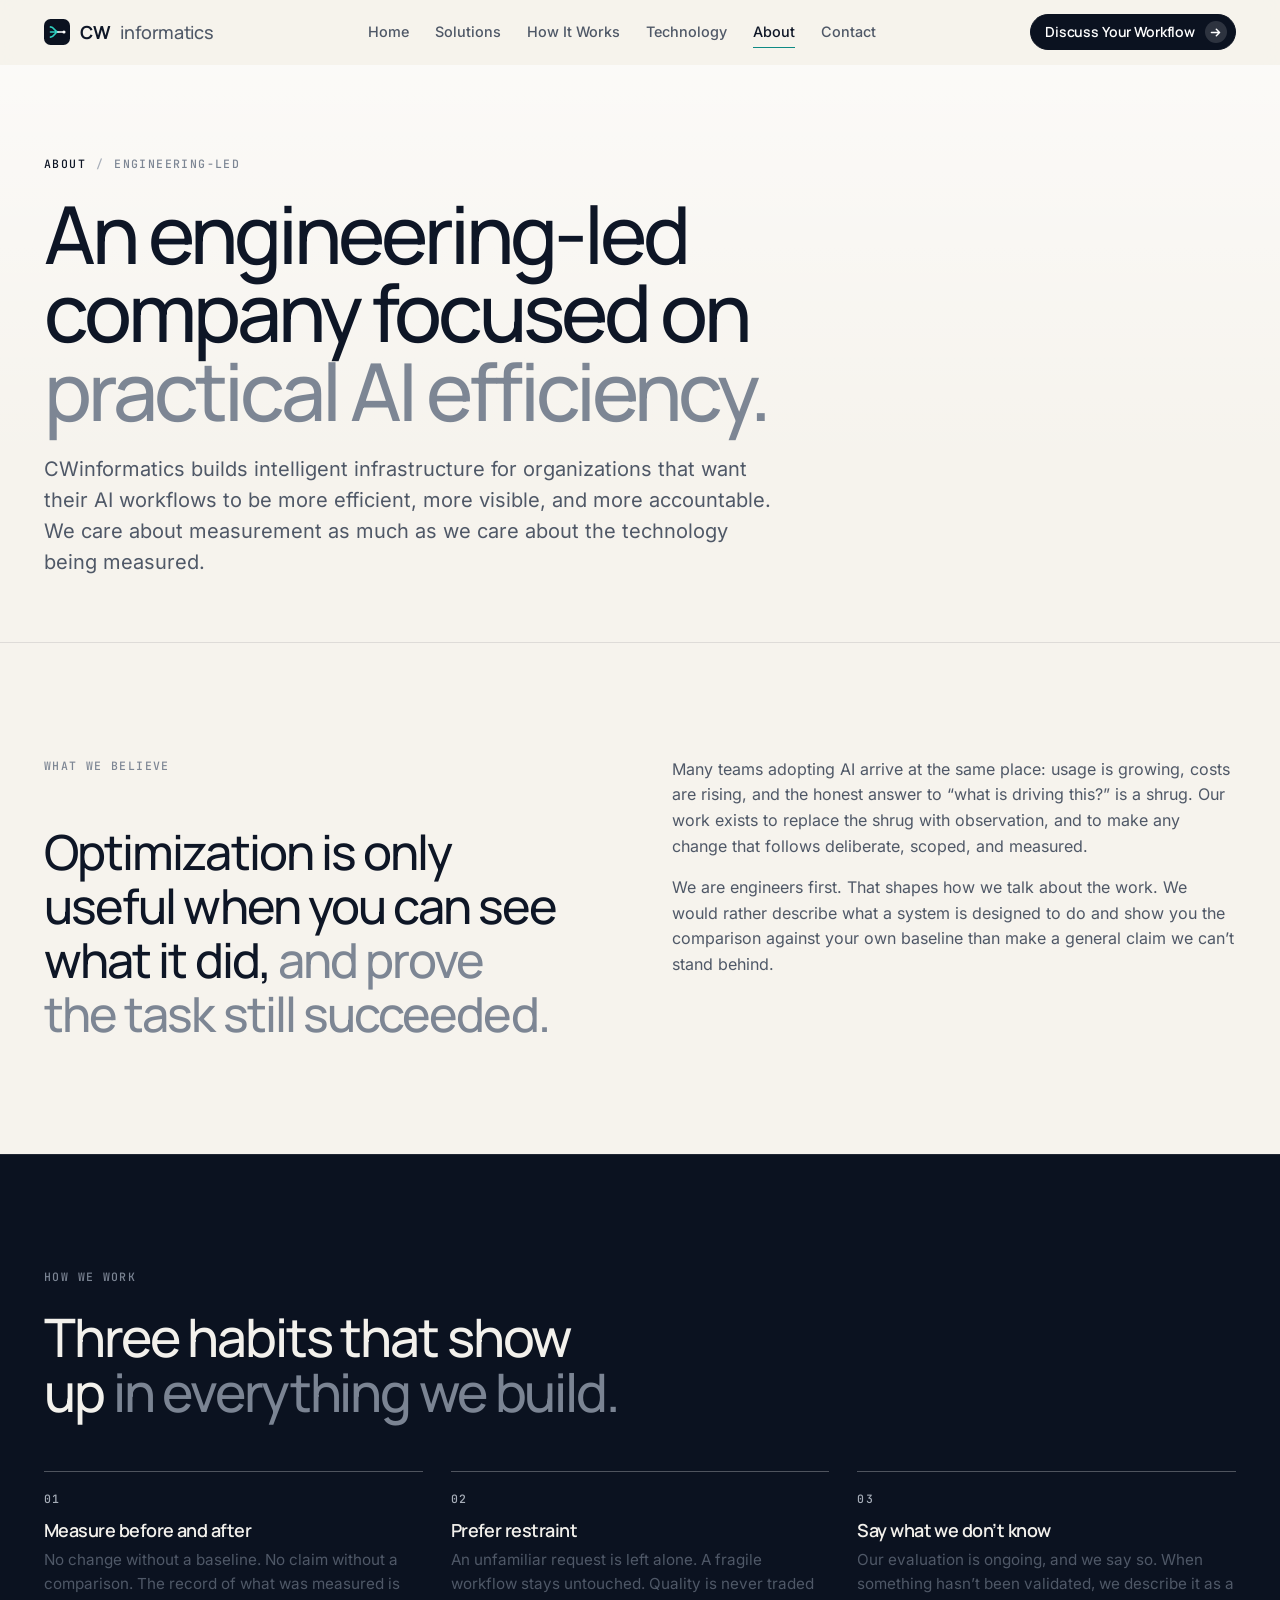
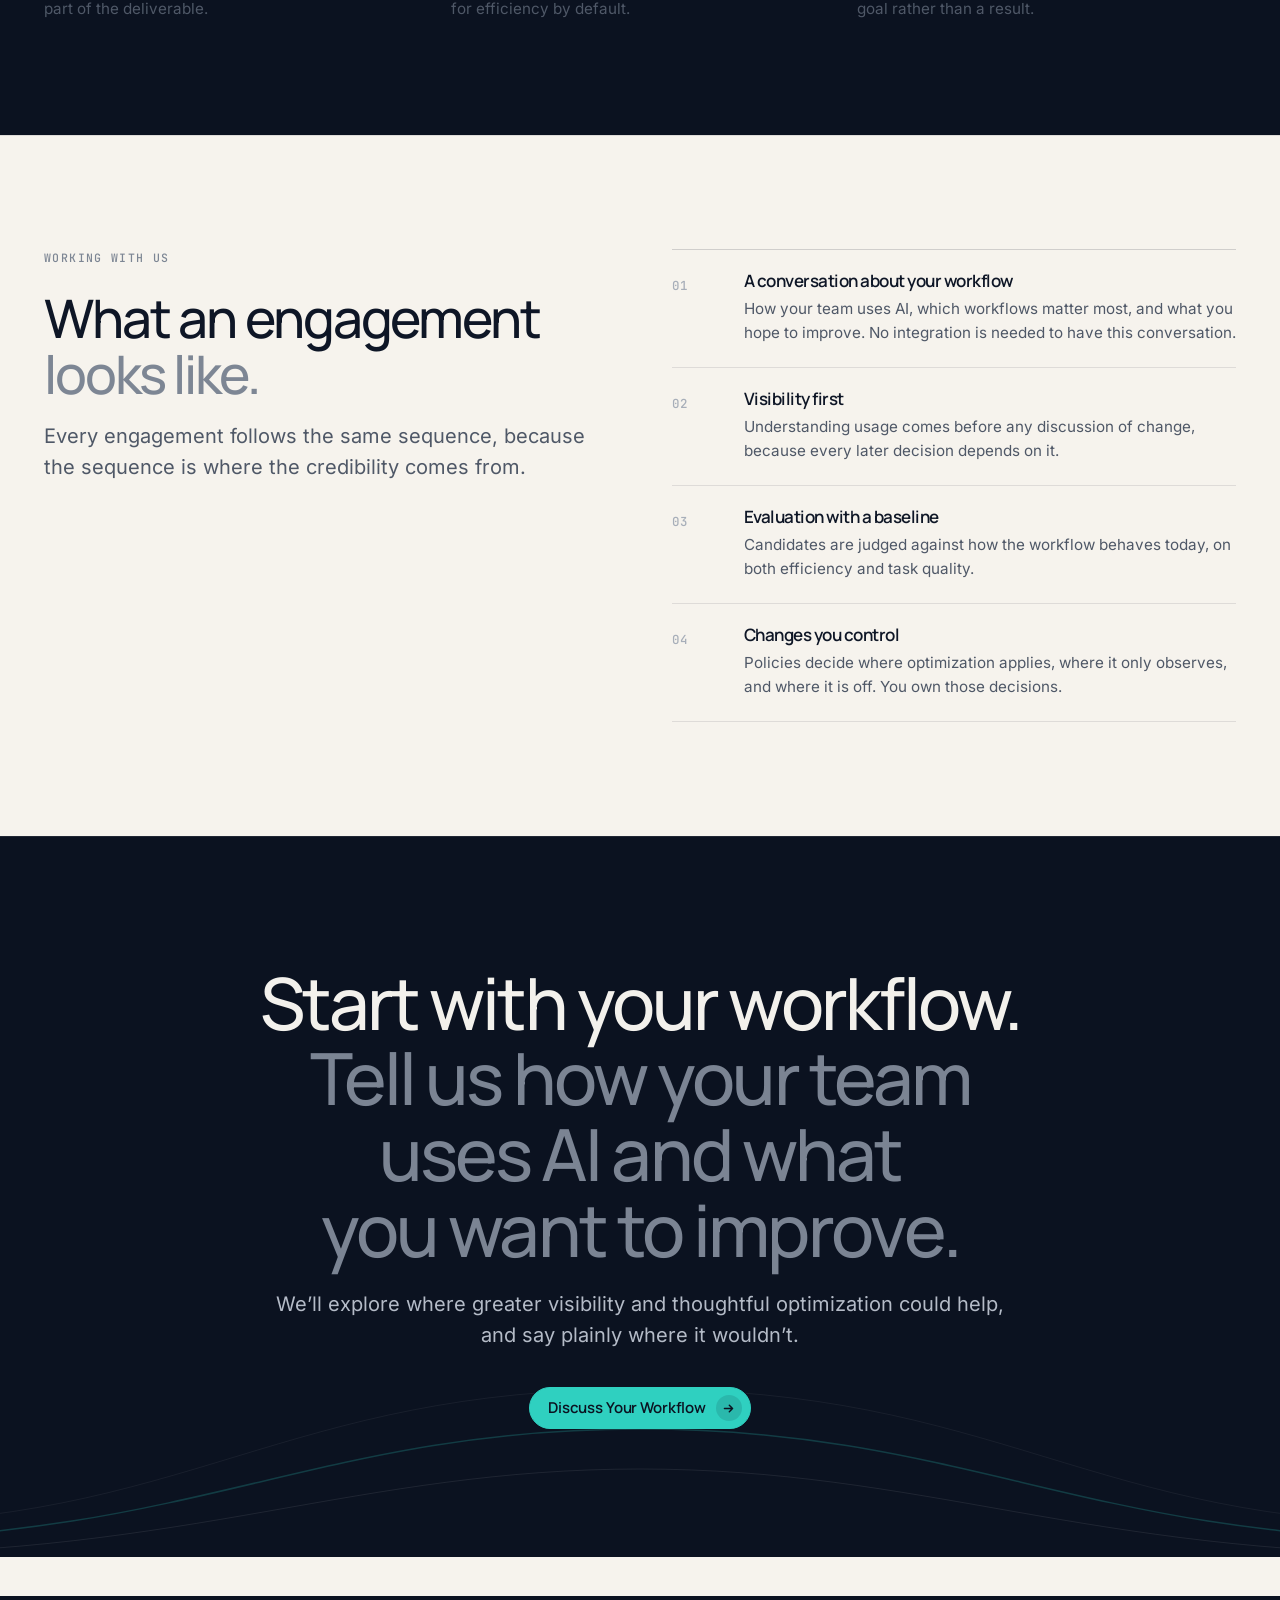
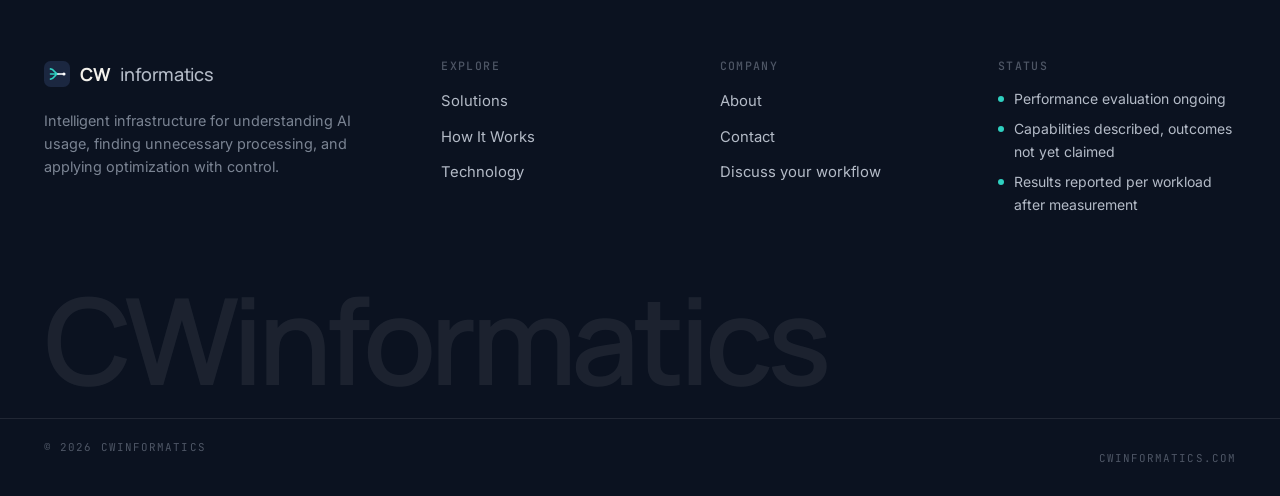
<file: about.html>
<!doctype html>
<html lang="en">
<head>
<meta charset="utf-8">
<meta name="viewport" content="width=device-width, initial-scale=1">
<title>About — CWinformatics</title>
<meta name="description" content="CWinformatics is an engineering-led company focused on practical AI efficiency and transparent measurement.">
<link rel="canonical" href="https://cwinformatics.com/about.html">
<meta name="theme-color" content="#f6f3ed">
<meta property="og:type" content="website">
<meta property="og:site_name" content="CWinformatics">
<meta property="og:title" content="About — CWinformatics">
<meta property="og:description" content="CWinformatics is an engineering-led company focused on practical AI efficiency and transparent measurement.">
<meta property="og:url" content="https://cwinformatics.com/about.html">
<meta property="og:image" content="https://cwinformatics.com/assets/og.png">
<meta property="og:image:width" content="1200">
<meta property="og:image:height" content="630">
<meta property="og:image:alt" content="CWinformatics: Make every AI request work smarter.">
<meta name="twitter:card" content="summary_large_image">
<meta name="twitter:title" content="About — CWinformatics">
<meta name="twitter:description" content="CWinformatics is an engineering-led company focused on practical AI efficiency and transparent measurement.">
<meta name="twitter:image" content="https://cwinformatics.com/assets/og.png">
<link rel="icon" href="assets/favicon.svg" type="image/svg+xml">
<link rel="icon" href="assets/favicon.png" type="image/png" sizes="32x32">
<link rel="apple-touch-icon" href="assets/apple-touch-icon.png">
<link rel="preload" href="assets/fonts/manrope-latin.woff2" as="font" type="font/woff2" crossorigin>
<link rel="preload" href="assets/fonts/inter-latin.woff2" as="font" type="font/woff2" crossorigin>
<link rel="preload" href="assets/fonts/jetbrains-mono-latin.woff2" as="font" type="font/woff2" crossorigin>
<link rel="stylesheet" href="styles/site.css">
</head>
<body>
<a class="skip" href="#main">Skip to content</a>
<header class="site-header">
  <div class="header-row">
    <a class="wordmark" href="index.html" aria-label="CWinformatics home"><svg class="mark" viewBox="0 0 28 28" aria-hidden="true">
      <rect width="28" height="28" rx="7" style="fill:var(--mark-bg,#0b1220)"/>
      <path d="M7 8.5c4 0 4.5 5.5 8 5.5M7 14h8M7 19.5c4 0 4.5-5.5 8-5.5" fill="none" stroke="#2fd0c0" stroke-width="1.8" stroke-linecap="round"/>
      <path d="M15 14h5" fill="none" stroke="#fff" stroke-width="1.8" stroke-linecap="round"/>
      <circle cx="21.5" cy="14" r="1.7" fill="#fff"/>
    </svg><b>CW</b><span>informatics</span></a>
    <nav class="site-nav" id="site-nav" aria-label="Primary">
      <a href="index.html">Home</a>
      <a href="solutions.html">Solutions</a>
      <a href="how-it-works.html">How It Works</a>
      <a href="technology.html">Technology</a>
      <a href="about.html" aria-current="page">About</a>
      <a href="contact.html">Contact</a>
      <div class="nav-cta"><a class="btn btn-primary" href="contact.html"><span>Discuss Your Workflow</span><span class="well"><svg viewBox="0 0 16 16" aria-hidden="true" fill="none" stroke="currentColor" stroke-width="1.8" stroke-linecap="round" stroke-linejoin="round"><path d="M3 8h10M9 4l4 4-4 4"/></svg></span></a></div>
    </nav>
    <div class="header-cta">
      <a class="btn btn-primary btn-sm" href="contact.html"><span>Discuss Your Workflow</span><span class="well"><svg viewBox="0 0 16 16" aria-hidden="true" fill="none" stroke="currentColor" stroke-width="1.8" stroke-linecap="round" stroke-linejoin="round"><path d="M3 8h10M9 4l4 4-4 4"/></svg></span></a>
      <button class="nav-toggle" type="button" aria-expanded="false" aria-controls="site-nav" aria-label="Open menu">
        <svg class="ico-open" viewBox="0 0 20 20" aria-hidden="true" fill="none" stroke="currentColor" stroke-width="1.8" stroke-linecap="round"><path d="M3 6h14M3 10h14M3 14h14"/></svg>
        <svg class="ico-close" viewBox="0 0 20 20" aria-hidden="true" fill="none" stroke="currentColor" stroke-width="1.8" stroke-linecap="round"><path d="M5 5l10 10M15 5L5 15"/></svg>
      </button>
    </div>
  </div>
</header>
<div class="nav-scrim" aria-hidden="true"></div>

<main id="main" class="frame">

<section class="page-hero" aria-labelledby="page-title">
  <div class="wrap">
    <p class="crumb"><b>About</b><i>/</i><span>Engineering-led</span></p>
    <h1 id="page-title">An engineering-led company focused on <span class="dim">practical AI efficiency.</span></h1>
    <p class="lede">CWinformatics builds intelligent infrastructure for organizations that want their AI workflows to be more efficient, more visible, and more accountable. We care about measurement as much as we care about the technology being measured.</p>
  </div>
</section>

<section class="section block" aria-labelledby="stance-title">
  <div class="wrap grid-2 top">
    <div class="reveal">
      <p class="eyebrow"><span>What we believe</span></p>
      <p class="statement" id="stance-title">Optimization is only useful when you can see what it did, <span class="dim">and prove the task still succeeded.</span></p>
    </div>
    <div class="reveal delay-1">
      <p class="measure muted">Many teams adopting AI arrive at the same place: usage is growing, costs are rising, and the honest answer to “what is driving this?” is a shrug. Our work exists to replace the shrug with observation, and to make any change that follows deliberate, scoped, and measured.</p>
      <p class="measure muted">We are engineers first. That shapes how we talk about the work. We would rather describe what a system is designed to do and show you the comparison against your own baseline than make a general claim we can’t stand behind.</p>
    </div>
  </div>
</section>

<section class="section ink block" aria-labelledby="values-title">
  <div class="wrap">
    <div class="section-head">
      <p class="eyebrow"><span>How we work</span></p>
      <h2 id="values-title">Three habits that show up <span class="dim">in everything we build.</span></h2>
    </div>
    <ul class="values reveal" style="--line-3:var(--ink-line-3)">
      <li><span class="idx">01</span><h3>Measure before and after</h3><p>No change without a baseline. No claim without a comparison. The record of what was measured is part of the deliverable.</p></li>
      <li><span class="idx">02</span><h3>Prefer restraint</h3><p>An unfamiliar request is left alone. A fragile workflow stays untouched. Quality is never traded for efficiency by default.</p></li>
      <li><span class="idx">03</span><h3>Say what we don’t know</h3><p>Our evaluation is ongoing, and we say so. When something hasn’t been validated, we describe it as a goal rather than a result.</p></li>
    </ul>
  </div>
</section>

<section class="section block" aria-labelledby="engage-title">
  <div class="wrap grid-2 top">
    <div class="reveal">
      <p class="eyebrow"><span>Working with us</span></p>
      <h2 id="engage-title">What an engagement <span class="dim">looks like.</span></h2>
      <p class="lede">Every engagement follows the same sequence, because the sequence is where the credibility comes from.</p>
    </div>
    <ol class="engage reveal delay-1">
      <li><div><h3>A conversation about your workflow</h3><p>How your team uses AI, which workflows matter most, and what you hope to improve. No integration is needed to have this conversation.</p></div></li>
      <li><div><h3>Visibility first</h3><p>Understanding usage comes before any discussion of change, because every later decision depends on it.</p></div></li>
      <li><div><h3>Evaluation with a baseline</h3><p>Candidates are judged against how the workflow behaves today, on both efficiency and task quality.</p></div></li>
      <li><div><h3>Changes you control</h3><p>Policies decide where optimization applies, where it only observes, and where it is off. You own those decisions.</p></div></li>
    </ol>
  </div>
</section>

<section class="cta-band ink block" aria-labelledby="cta-title">
  <svg class="bg" viewBox="0 0 1600 260" aria-hidden="true" fill="none">
    <path d="M0 240 C 350 240, 480 130, 800 130 S 1250 240, 1600 240" stroke="rgba(47,208,192,0.28)" stroke-width="1.5"/>
    <path d="M0 255 C 350 255, 520 170, 800 170 S 1250 255, 1600 255" stroke="rgba(255,255,255,0.1)" stroke-width="1"/>
    <path d="M0 225 C 350 225, 440 90, 800 90 S 1250 225, 1600 225" stroke="rgba(255,255,255,0.07)" stroke-width="1"/>
  </svg>
  <div class="wrap inner">
    <h2 id="cta-title">Start with your workflow. <span class="dim">Tell us how your team uses AI and what you want to improve.</span></h2>
    <p class="lede">We’ll explore where greater visibility and thoughtful optimization could help, and say plainly where it wouldn’t.</p>
    <div class="actions"><a class="btn btn-primary" href="contact.html"><span>Discuss Your Workflow</span><span class="well"><svg viewBox="0 0 16 16" aria-hidden="true" fill="none" stroke="currentColor" stroke-width="1.8" stroke-linecap="round" stroke-linejoin="round"><path d="M3 8h10M9 4l4 4-4 4"/></svg></span></a></div>
  </div>
</section>


</main>
<footer class="site-footer" style="--mark-bg:#1b2740">
  <div class="footer-grid">
    <div>
      <a class="wordmark" href="index.html" aria-label="CWinformatics home"><svg class="mark" viewBox="0 0 28 28" aria-hidden="true">
      <rect width="28" height="28" rx="7" style="fill:var(--mark-bg,#0b1220)"/>
      <path d="M7 8.5c4 0 4.5 5.5 8 5.5M7 14h8M7 19.5c4 0 4.5-5.5 8-5.5" fill="none" stroke="#2fd0c0" stroke-width="1.8" stroke-linecap="round"/>
      <path d="M15 14h5" fill="none" stroke="#fff" stroke-width="1.8" stroke-linecap="round"/>
      <circle cx="21.5" cy="14" r="1.7" fill="#fff"/>
    </svg><b>CW</b><span>informatics</span></a>
      <p>Intelligent infrastructure for understanding AI usage, finding unnecessary processing, and applying optimization with control.</p>
    </div>
    <div class="footer-col">
      <h4>Explore</h4>
      <ul>
        <li><a href="solutions.html">Solutions</a></li>
        <li><a href="how-it-works.html">How It Works</a></li>
        <li><a href="technology.html">Technology</a></li>
      </ul>
    </div>
    <div class="footer-col">
      <h4>Company</h4>
      <ul>
        <li><a href="about.html">About</a></li>
        <li><a href="contact.html">Contact</a></li>
        <li><a href="contact.html">Discuss your workflow</a></li>
      </ul>
    </div>
    <div class="footer-col">
      <h4>Status</h4>
      <div class="status">
        <span><i></i>Performance evaluation ongoing</span>
        <span><i></i>Capabilities described, outcomes not yet claimed</span>
        <span><i></i>Results reported per workload after measurement</span>
      </div>
    </div>
  </div>
  <div class="footer-mark" aria-hidden="true"><span>CWinformatics</span></div>
  <div class="footer-bottom">
    <p>&copy; 2026 CWinformatics</p>
    <p>cwinformatics.com</p>
  </div>
</footer>

<script src="scripts/site.js" defer></script>
</body>
</html>
</file>
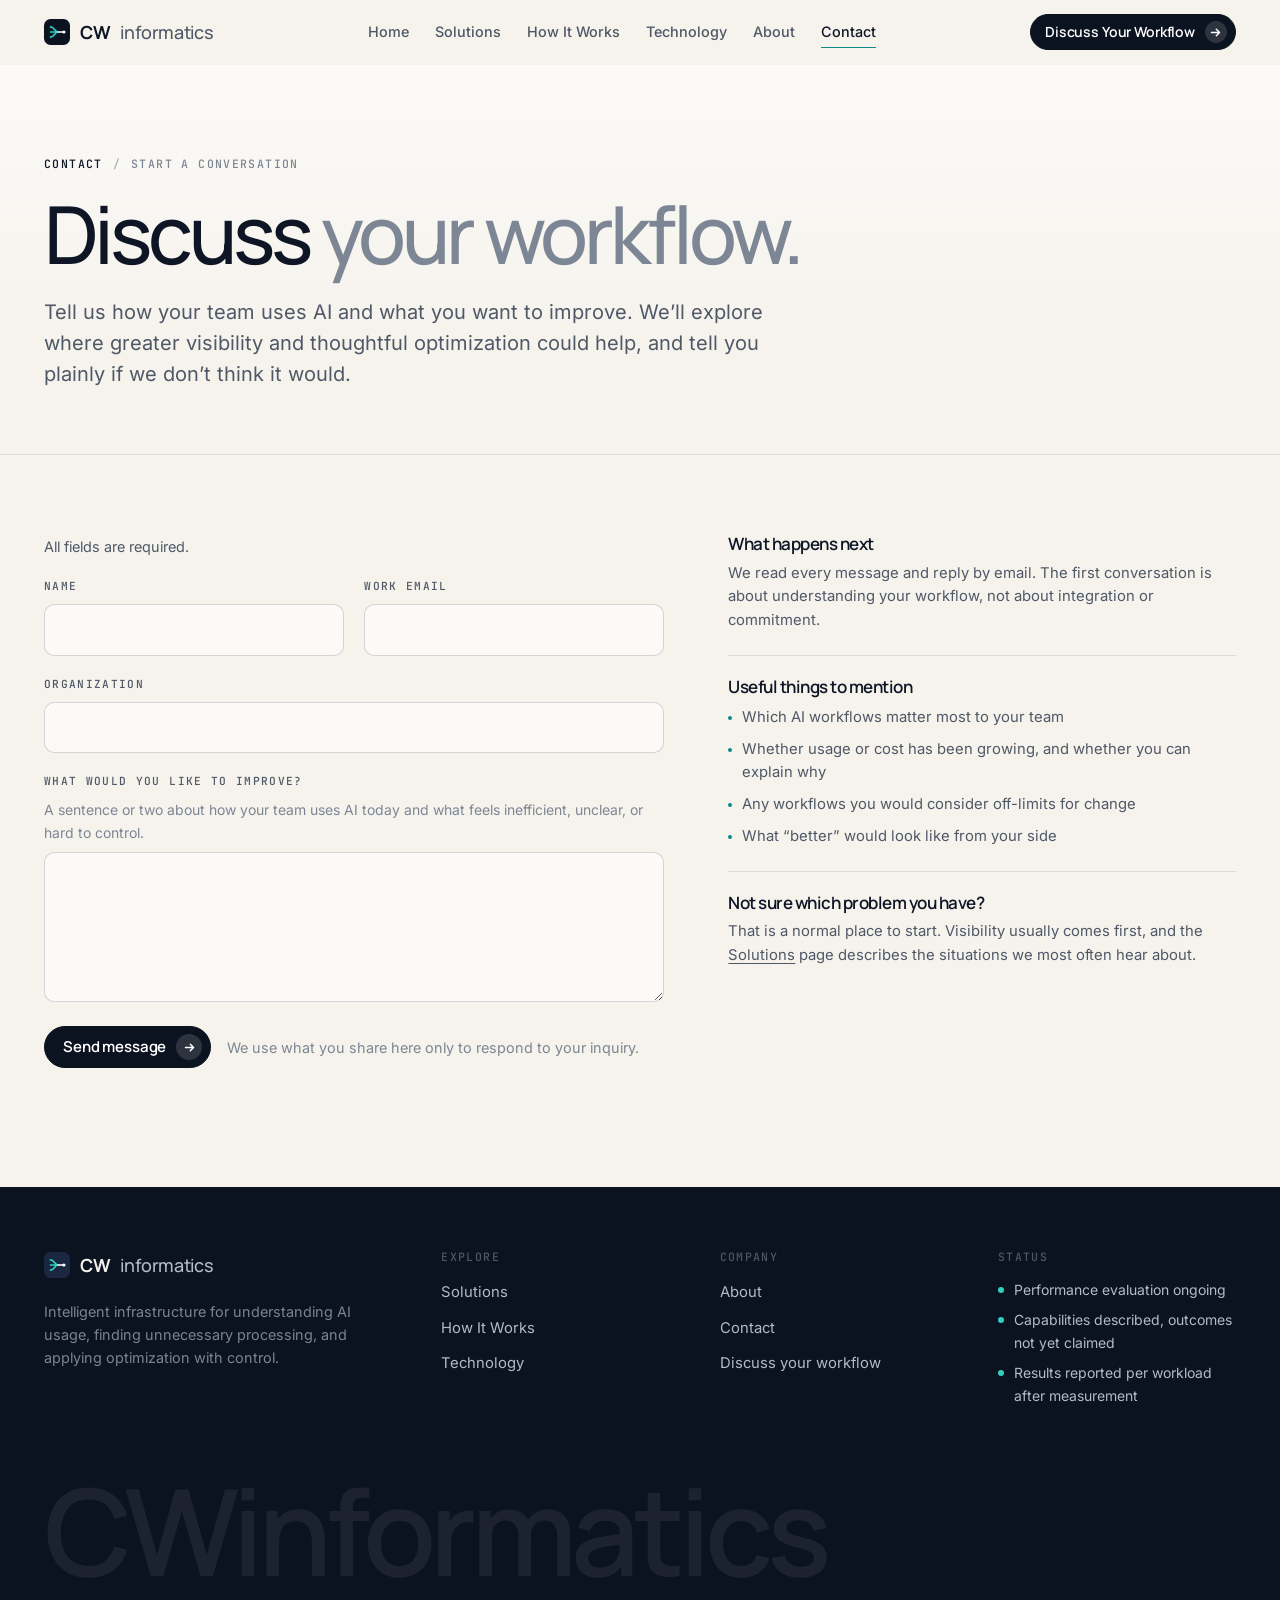
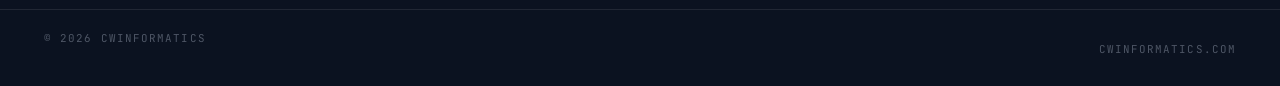
<file: contact.html>
<!doctype html>
<html lang="en">
<head>
<meta charset="utf-8">
<meta name="viewport" content="width=device-width, initial-scale=1">
<title>Contact — CWinformatics</title>
<meta name="description" content="Tell CWinformatics how your team uses AI and what you want to improve. We’ll explore where greater visibility and thoughtful optimization could help.">
<link rel="canonical" href="https://cwinformatics.com/contact.html">
<meta name="theme-color" content="#f6f3ed">
<meta property="og:type" content="website">
<meta property="og:site_name" content="CWinformatics">
<meta property="og:title" content="Contact — CWinformatics">
<meta property="og:description" content="Tell CWinformatics how your team uses AI and what you want to improve. We’ll explore where greater visibility and thoughtful optimization could help.">
<meta property="og:url" content="https://cwinformatics.com/contact.html">
<meta property="og:image" content="https://cwinformatics.com/assets/og.png">
<meta property="og:image:width" content="1200">
<meta property="og:image:height" content="630">
<meta property="og:image:alt" content="CWinformatics: Make every AI request work smarter.">
<meta name="twitter:card" content="summary_large_image">
<meta name="twitter:title" content="Contact — CWinformatics">
<meta name="twitter:description" content="Tell CWinformatics how your team uses AI and what you want to improve. We’ll explore where greater visibility and thoughtful optimization could help.">
<meta name="twitter:image" content="https://cwinformatics.com/assets/og.png">
<link rel="icon" href="assets/favicon.svg" type="image/svg+xml">
<link rel="icon" href="assets/favicon.png" type="image/png" sizes="32x32">
<link rel="apple-touch-icon" href="assets/apple-touch-icon.png">
<link rel="preload" href="assets/fonts/manrope-latin.woff2" as="font" type="font/woff2" crossorigin>
<link rel="preload" href="assets/fonts/inter-latin.woff2" as="font" type="font/woff2" crossorigin>
<link rel="preload" href="assets/fonts/jetbrains-mono-latin.woff2" as="font" type="font/woff2" crossorigin>
<link rel="stylesheet" href="styles/site.css">
</head>
<body>
<a class="skip" href="#main">Skip to content</a>
<header class="site-header">
  <div class="header-row">
    <a class="wordmark" href="index.html" aria-label="CWinformatics home"><svg class="mark" viewBox="0 0 28 28" aria-hidden="true">
      <rect width="28" height="28" rx="7" style="fill:var(--mark-bg,#0b1220)"/>
      <path d="M7 8.5c4 0 4.5 5.5 8 5.5M7 14h8M7 19.5c4 0 4.5-5.5 8-5.5" fill="none" stroke="#2fd0c0" stroke-width="1.8" stroke-linecap="round"/>
      <path d="M15 14h5" fill="none" stroke="#fff" stroke-width="1.8" stroke-linecap="round"/>
      <circle cx="21.5" cy="14" r="1.7" fill="#fff"/>
    </svg><b>CW</b><span>informatics</span></a>
    <nav class="site-nav" id="site-nav" aria-label="Primary">
      <a href="index.html">Home</a>
      <a href="solutions.html">Solutions</a>
      <a href="how-it-works.html">How It Works</a>
      <a href="technology.html">Technology</a>
      <a href="about.html">About</a>
      <a href="contact.html" aria-current="page">Contact</a>
      <div class="nav-cta"><a class="btn btn-primary" href="contact.html"><span>Discuss Your Workflow</span><span class="well"><svg viewBox="0 0 16 16" aria-hidden="true" fill="none" stroke="currentColor" stroke-width="1.8" stroke-linecap="round" stroke-linejoin="round"><path d="M3 8h10M9 4l4 4-4 4"/></svg></span></a></div>
    </nav>
    <div class="header-cta">
      <a class="btn btn-primary btn-sm" href="contact.html"><span>Discuss Your Workflow</span><span class="well"><svg viewBox="0 0 16 16" aria-hidden="true" fill="none" stroke="currentColor" stroke-width="1.8" stroke-linecap="round" stroke-linejoin="round"><path d="M3 8h10M9 4l4 4-4 4"/></svg></span></a>
      <button class="nav-toggle" type="button" aria-expanded="false" aria-controls="site-nav" aria-label="Open menu">
        <svg class="ico-open" viewBox="0 0 20 20" aria-hidden="true" fill="none" stroke="currentColor" stroke-width="1.8" stroke-linecap="round"><path d="M3 6h14M3 10h14M3 14h14"/></svg>
        <svg class="ico-close" viewBox="0 0 20 20" aria-hidden="true" fill="none" stroke="currentColor" stroke-width="1.8" stroke-linecap="round"><path d="M5 5l10 10M15 5L5 15"/></svg>
      </button>
    </div>
  </div>
</header>
<div class="nav-scrim" aria-hidden="true"></div>

<main id="main" class="frame">

<section class="page-hero" aria-labelledby="page-title">
  <div class="wrap">
    <p class="crumb"><b>Contact</b><i>/</i><span>Start a conversation</span></p>
    <h1 id="page-title">Discuss <span class="dim">your workflow.</span></h1>
    <p class="lede">Tell us how your team uses AI and what you want to improve. We’ll explore where greater visibility and thoughtful optimization could help, and tell you plainly if we don’t think it would.</p>
  </div>
</section>

<section class="section-tight block" aria-label="Contact form">
  <div class="wrap contact-grid">
    <div>
      <form class="form" id="contact-form" novalidate aria-describedby="form-intro">
        <p id="form-intro" class="small muted">All fields are required.</p>
        <div class="form-row">
          <div class="field"><label for="name">Name</label><input id="name" name="name" type="text" autocomplete="name" required aria-describedby="name-err"><p class="error" id="name-err" aria-live="polite"><svg viewBox="0 0 16 16" aria-hidden="true" fill="none" stroke="currentColor" stroke-width="1.5" stroke-linecap="round"><circle cx="8" cy="8" r="6.5"/><path d="M8 4.8v4M8 11v.2"/></svg><span class="error-text"></span></p></div>
          <div class="field"><label for="email">Work email</label><input id="email" name="email" type="email" autocomplete="email" inputmode="email" required aria-describedby="email-err"><p class="error" id="email-err" aria-live="polite"><svg viewBox="0 0 16 16" aria-hidden="true" fill="none" stroke="currentColor" stroke-width="1.5" stroke-linecap="round"><circle cx="8" cy="8" r="6.5"/><path d="M8 4.8v4M8 11v.2"/></svg><span class="error-text"></span></p></div>
        </div>
        <div class="field"><label for="organization">Organization</label><input id="organization" name="organization" type="text" autocomplete="organization" required aria-describedby="org-err"><p class="error" id="org-err" aria-live="polite"><svg viewBox="0 0 16 16" aria-hidden="true" fill="none" stroke="currentColor" stroke-width="1.5" stroke-linecap="round"><circle cx="8" cy="8" r="6.5"/><path d="M8 4.8v4M8 11v.2"/></svg><span class="error-text"></span></p></div>
        <div class="field">
          <label for="message">What would you like to improve?</label>
          <p class="hint" id="message-hint">A sentence or two about how your team uses AI today and what feels inefficient, unclear, or hard to control.</p>
          <textarea id="message" name="message" required aria-describedby="message-hint message-err"></textarea>
          <p class="error" id="message-err" aria-live="polite"><svg viewBox="0 0 16 16" aria-hidden="true" fill="none" stroke="currentColor" stroke-width="1.5" stroke-linecap="round"><circle cx="8" cy="8" r="6.5"/><path d="M8 4.8v4M8 11v.2"/></svg><span class="error-text"></span></p>
        </div>
        <div class="hp" aria-hidden="true"><label for="company_website">Leave this field empty</label><input id="company_website" name="company_website" type="text" tabindex="-1" autocomplete="off"></div>
        <div class="form-status" id="form-status" role="alert"><svg viewBox="0 0 16 16" aria-hidden="true" fill="none" stroke="currentColor" stroke-width="1.5" stroke-linecap="round"><circle cx="8" cy="8" r="6.5"/><path d="M8 4.8v4M8 11v.2"/></svg><span class="status-text"></span></div>
        <div class="form-actions">
          <button class="btn btn-primary" type="submit"><span class="spinner" aria-hidden="true"></span><span class="label-default">Send message</span><span class="label-loading hp">Sending</span><span class="well"><svg viewBox="0 0 16 16" aria-hidden="true" fill="none" stroke="currentColor" stroke-width="1.8" stroke-linecap="round" stroke-linejoin="round"><path d="M3 8h10M9 4l4 4-4 4"/></svg></span></button>
          <span class="small">We use what you share here only to respond to your inquiry.</span>
        </div>
      </form>
      <div class="form-success" id="form-success" role="status" aria-live="polite">
        <div class="check"><svg viewBox="0 0 24 24" aria-hidden="true" fill="none" stroke="currentColor" stroke-width="2" stroke-linecap="round" stroke-linejoin="round"><path d="M5 12.5l4.5 4.5L19 7.5"/></svg></div>
        <h2>Thank you. Your message was received.</h2>
        <p>We’ll read it carefully and reply by email to continue the conversation about your workflow.</p>
      </div>
    </div>
    <aside class="contact-aside">
      <div class="block-item"><h3>What happens next</h3><p>We read every message and reply by email. The first conversation is about understanding your workflow, not about integration or commitment.</p></div>
      <div class="block-item"><h3>Useful things to mention</h3><ul><li>Which AI workflows matter most to your team</li><li>Whether usage or cost has been growing, and whether you can explain why</li><li>Any workflows you would consider off-limits for change</li><li>What “better” would look like from your side</li></ul></div>
      <div class="block-item"><h3>Not sure which problem you have?</h3><p>That is a normal place to start. Visibility usually comes first, and the <a href="solutions.html">Solutions</a> page describes the situations we most often hear about.</p></div>
    </aside>
  </div>
</section>

</main>
<footer class="site-footer" style="--mark-bg:#1b2740">
  <div class="footer-grid">
    <div>
      <a class="wordmark" href="index.html" aria-label="CWinformatics home"><svg class="mark" viewBox="0 0 28 28" aria-hidden="true">
      <rect width="28" height="28" rx="7" style="fill:var(--mark-bg,#0b1220)"/>
      <path d="M7 8.5c4 0 4.5 5.5 8 5.5M7 14h8M7 19.5c4 0 4.5-5.5 8-5.5" fill="none" stroke="#2fd0c0" stroke-width="1.8" stroke-linecap="round"/>
      <path d="M15 14h5" fill="none" stroke="#fff" stroke-width="1.8" stroke-linecap="round"/>
      <circle cx="21.5" cy="14" r="1.7" fill="#fff"/>
    </svg><b>CW</b><span>informatics</span></a>
      <p>Intelligent infrastructure for understanding AI usage, finding unnecessary processing, and applying optimization with control.</p>
    </div>
    <div class="footer-col">
      <h4>Explore</h4>
      <ul>
        <li><a href="solutions.html">Solutions</a></li>
        <li><a href="how-it-works.html">How It Works</a></li>
        <li><a href="technology.html">Technology</a></li>
      </ul>
    </div>
    <div class="footer-col">
      <h4>Company</h4>
      <ul>
        <li><a href="about.html">About</a></li>
        <li><a href="contact.html">Contact</a></li>
        <li><a href="contact.html">Discuss your workflow</a></li>
      </ul>
    </div>
    <div class="footer-col">
      <h4>Status</h4>
      <div class="status">
        <span><i></i>Performance evaluation ongoing</span>
        <span><i></i>Capabilities described, outcomes not yet claimed</span>
        <span><i></i>Results reported per workload after measurement</span>
      </div>
    </div>
  </div>
  <div class="footer-mark" aria-hidden="true"><span>CWinformatics</span></div>
  <div class="footer-bottom">
    <p>&copy; 2026 CWinformatics</p>
    <p>cwinformatics.com</p>
  </div>
</footer>

<script src="scripts/site.js" defer></script>
</body>
</html>
</file>
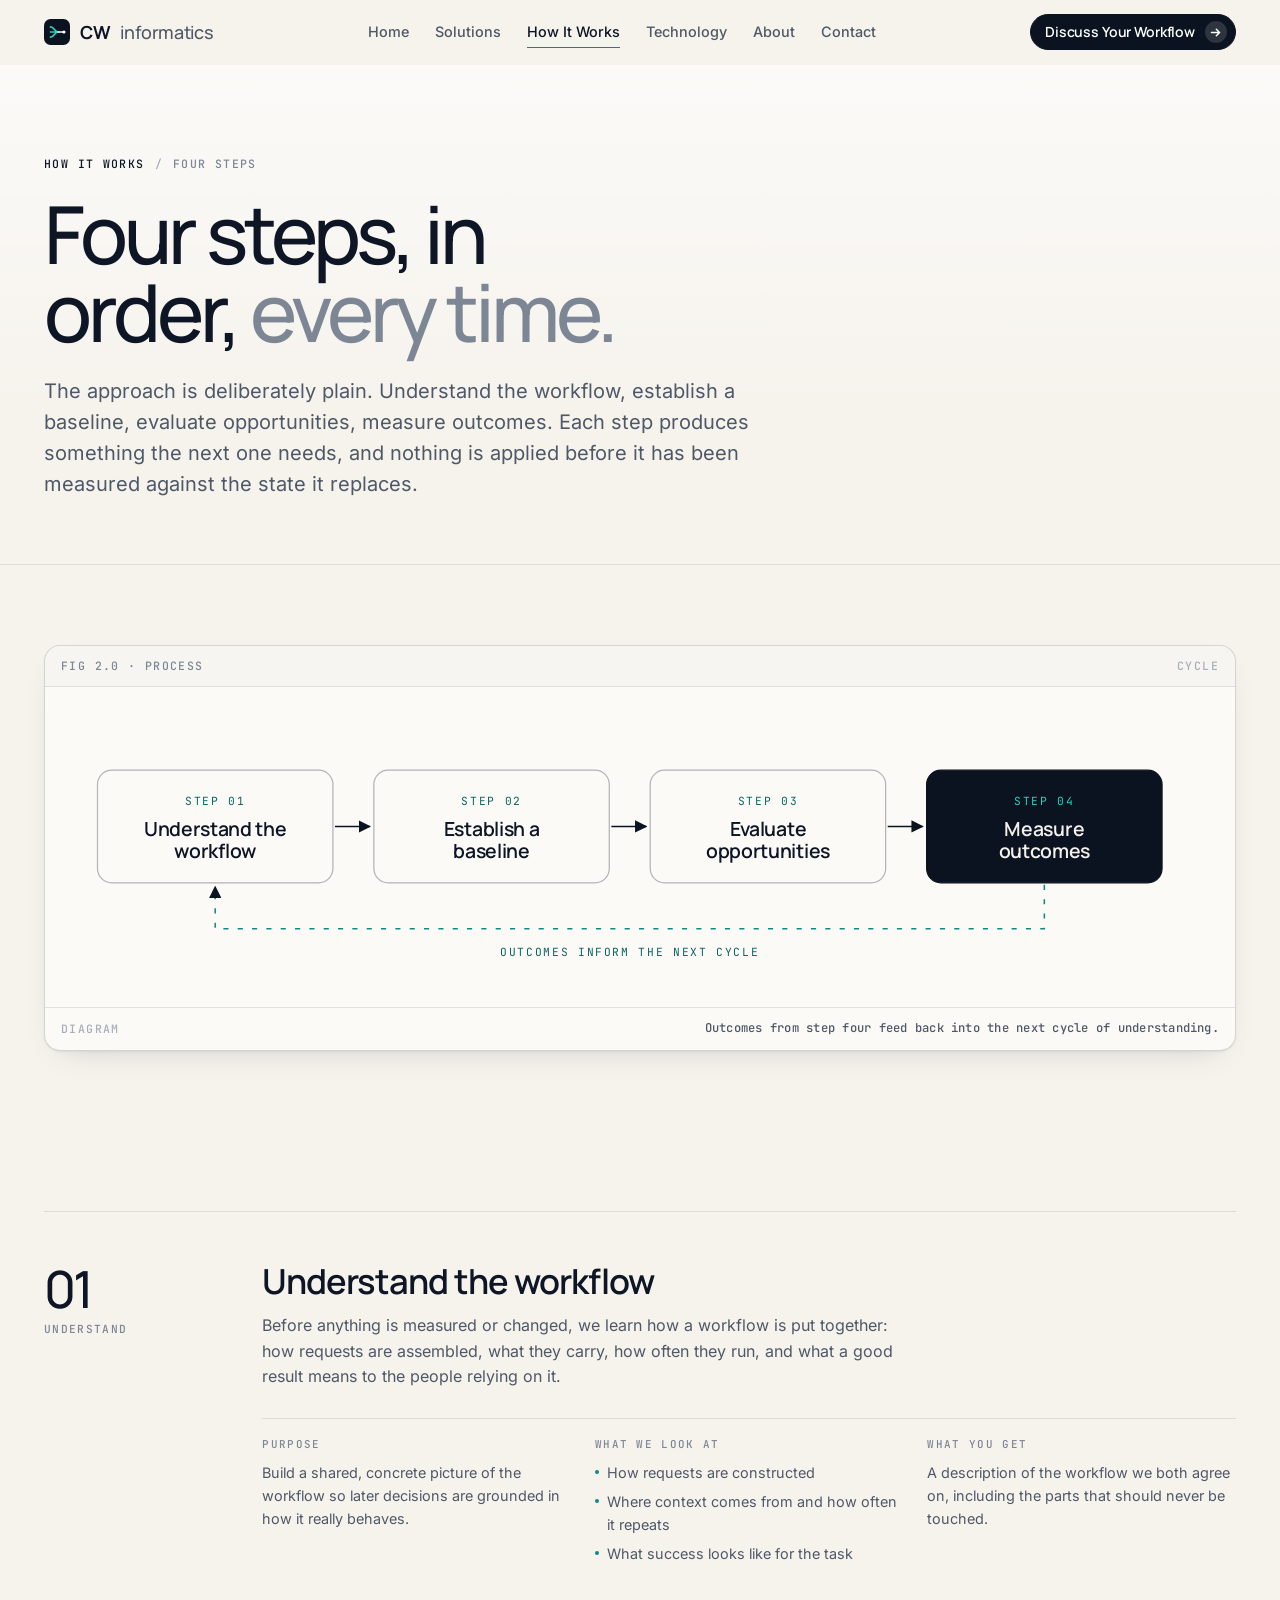
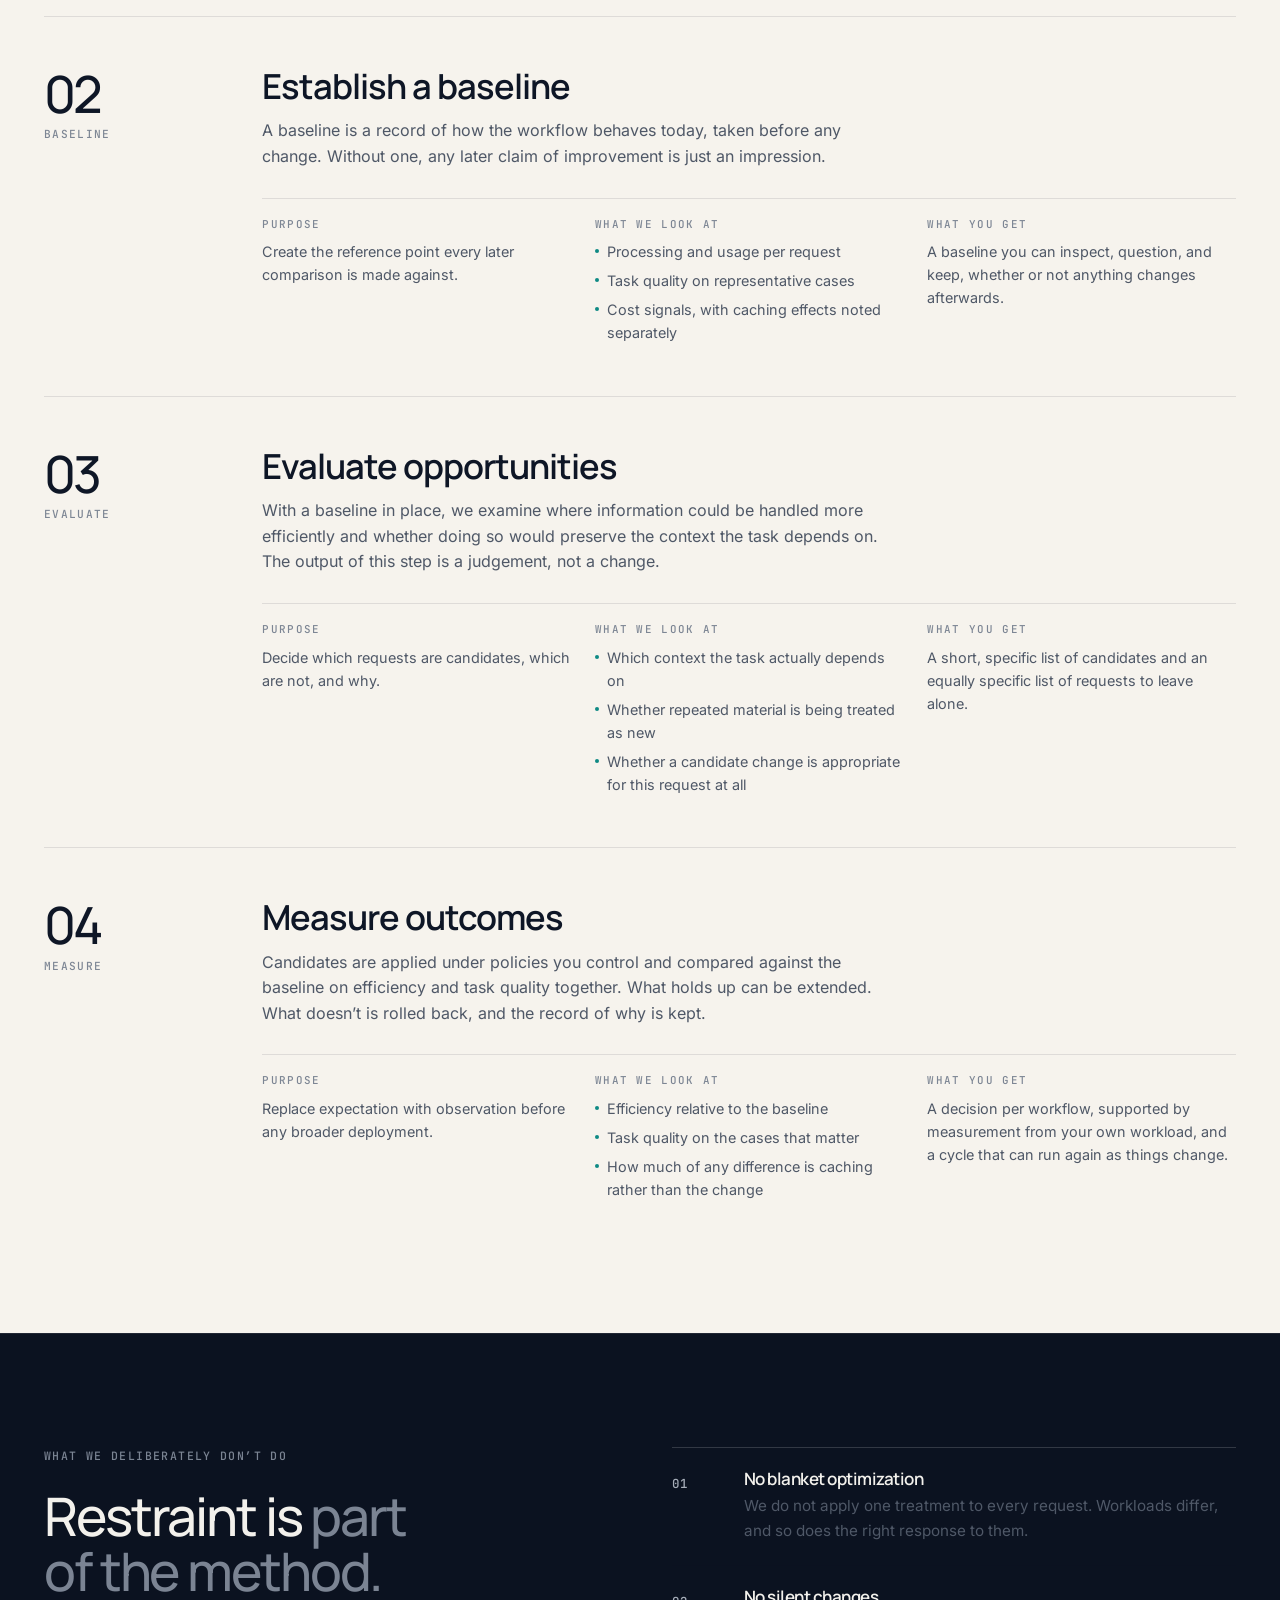
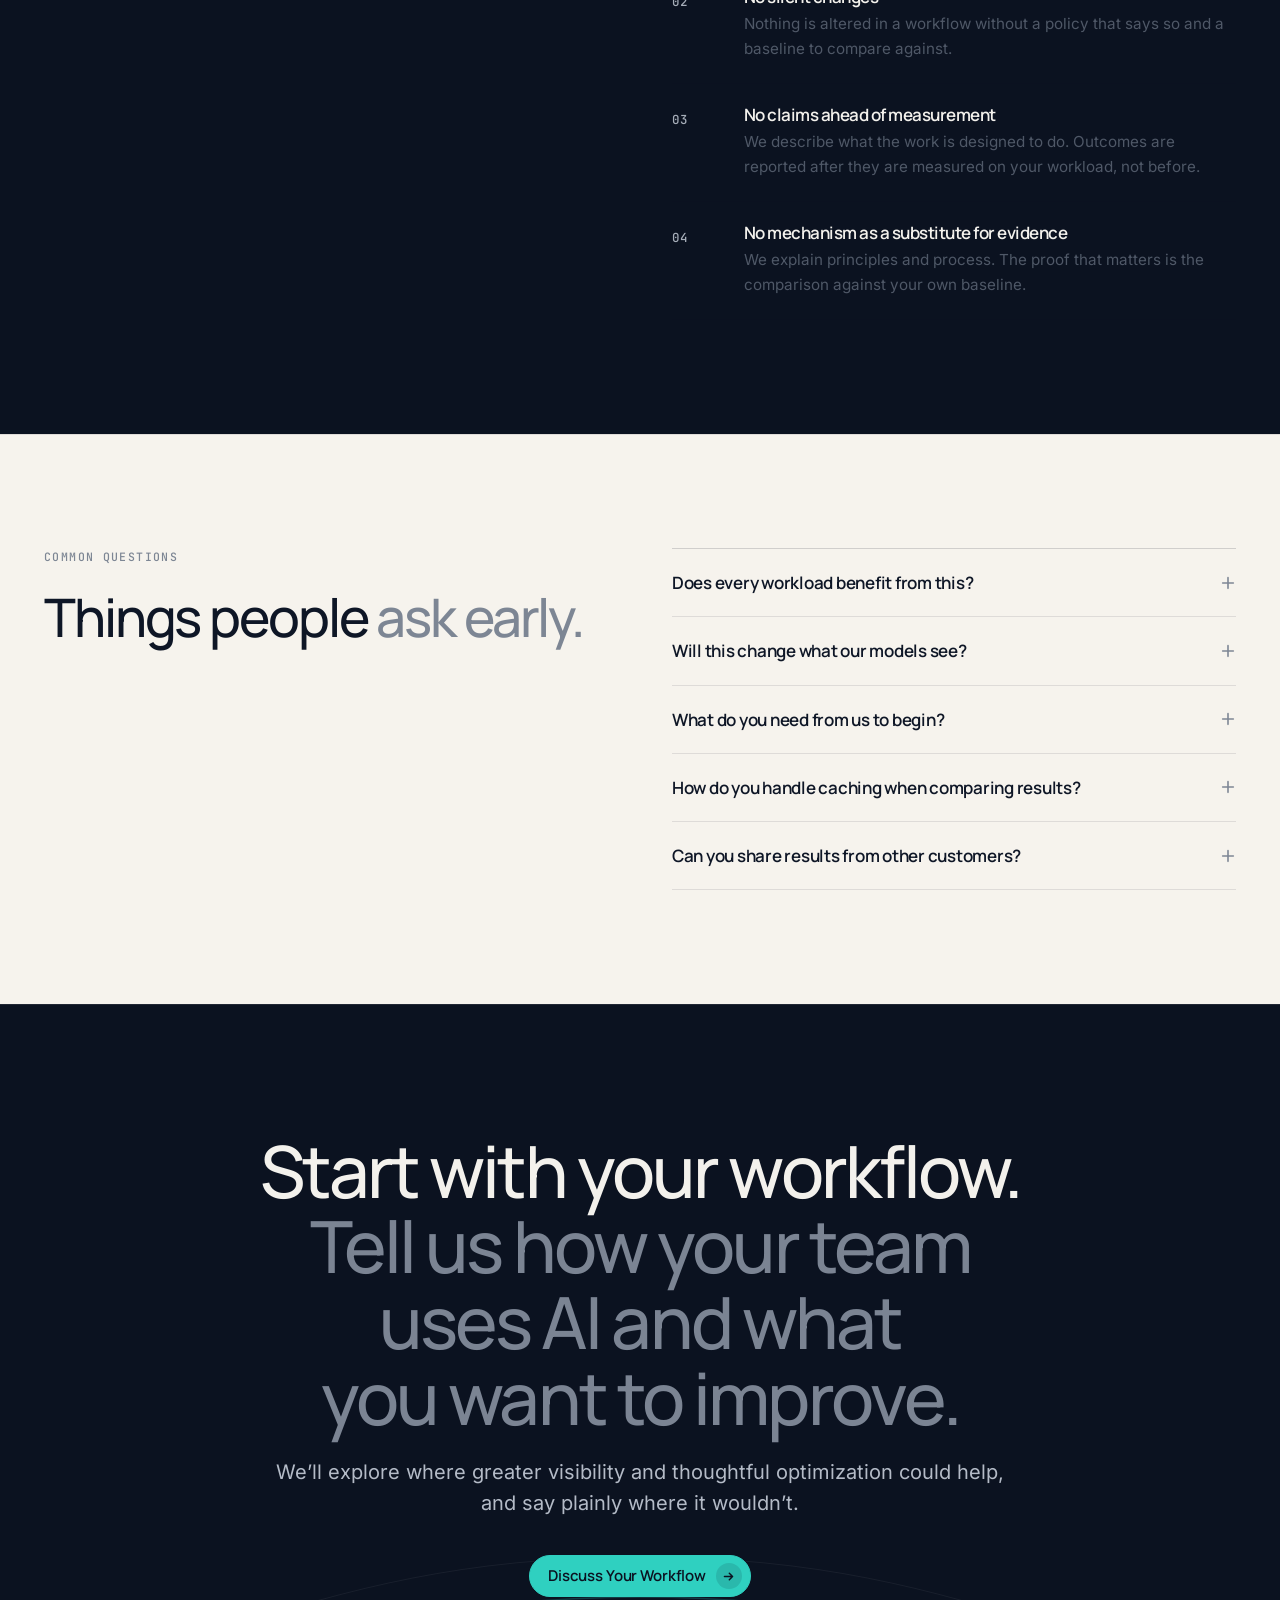
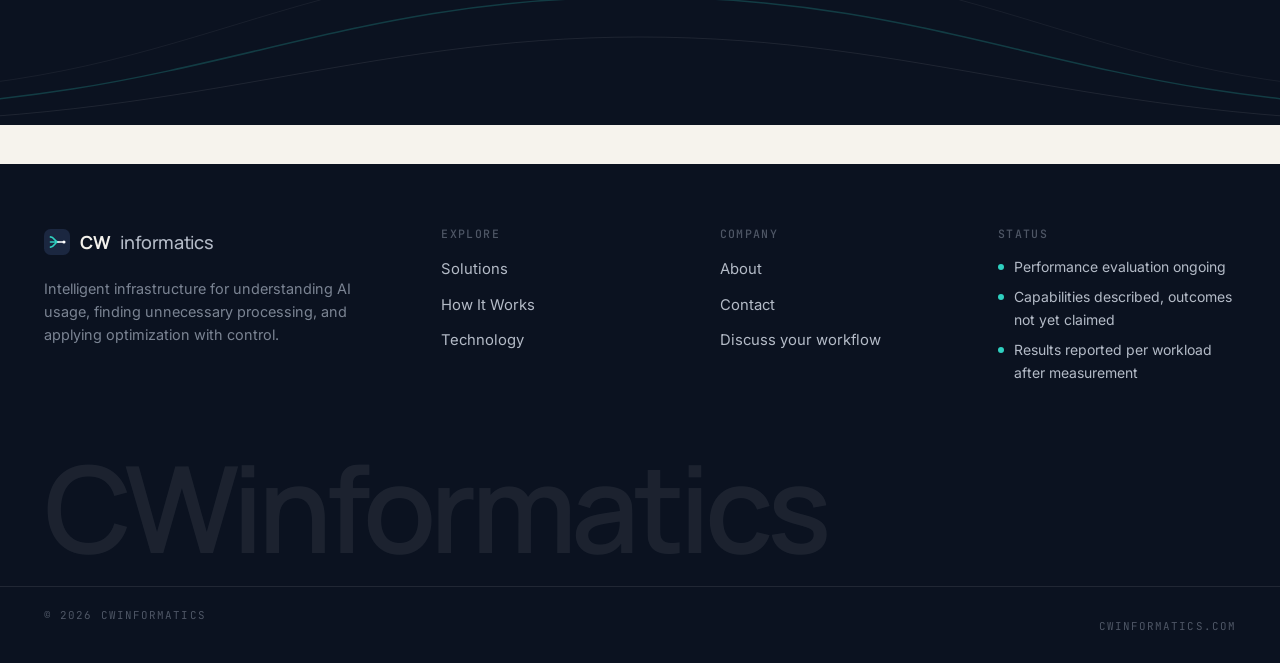
<file: how-it-works.html>
<!doctype html>
<html lang="en">
<head>
<meta charset="utf-8">
<meta name="viewport" content="width=device-width, initial-scale=1">
<title>How It Works — CWinformatics</title>
<meta name="description" content="Understand the workflow, establish a baseline, evaluate opportunities, measure outcomes. The four-step approach CWinformatics follows before anything changes.">
<link rel="canonical" href="https://cwinformatics.com/how-it-works.html">
<meta name="theme-color" content="#f6f3ed">
<meta property="og:type" content="website">
<meta property="og:site_name" content="CWinformatics">
<meta property="og:title" content="How It Works — CWinformatics">
<meta property="og:description" content="Understand the workflow, establish a baseline, evaluate opportunities, measure outcomes. The four-step approach CWinformatics follows before anything changes.">
<meta property="og:url" content="https://cwinformatics.com/how-it-works.html">
<meta property="og:image" content="https://cwinformatics.com/assets/og.png">
<meta property="og:image:width" content="1200">
<meta property="og:image:height" content="630">
<meta property="og:image:alt" content="CWinformatics: Make every AI request work smarter.">
<meta name="twitter:card" content="summary_large_image">
<meta name="twitter:title" content="How It Works — CWinformatics">
<meta name="twitter:description" content="Understand the workflow, establish a baseline, evaluate opportunities, measure outcomes. The four-step approach CWinformatics follows before anything changes.">
<meta name="twitter:image" content="https://cwinformatics.com/assets/og.png">
<link rel="icon" href="assets/favicon.svg" type="image/svg+xml">
<link rel="icon" href="assets/favicon.png" type="image/png" sizes="32x32">
<link rel="apple-touch-icon" href="assets/apple-touch-icon.png">
<link rel="preload" href="assets/fonts/manrope-latin.woff2" as="font" type="font/woff2" crossorigin>
<link rel="preload" href="assets/fonts/inter-latin.woff2" as="font" type="font/woff2" crossorigin>
<link rel="preload" href="assets/fonts/jetbrains-mono-latin.woff2" as="font" type="font/woff2" crossorigin>
<link rel="stylesheet" href="styles/site.css">
</head>
<body>
<a class="skip" href="#main">Skip to content</a>
<header class="site-header">
  <div class="header-row">
    <a class="wordmark" href="index.html" aria-label="CWinformatics home"><svg class="mark" viewBox="0 0 28 28" aria-hidden="true">
      <rect width="28" height="28" rx="7" style="fill:var(--mark-bg,#0b1220)"/>
      <path d="M7 8.5c4 0 4.5 5.5 8 5.5M7 14h8M7 19.5c4 0 4.5-5.5 8-5.5" fill="none" stroke="#2fd0c0" stroke-width="1.8" stroke-linecap="round"/>
      <path d="M15 14h5" fill="none" stroke="#fff" stroke-width="1.8" stroke-linecap="round"/>
      <circle cx="21.5" cy="14" r="1.7" fill="#fff"/>
    </svg><b>CW</b><span>informatics</span></a>
    <nav class="site-nav" id="site-nav" aria-label="Primary">
      <a href="index.html">Home</a>
      <a href="solutions.html">Solutions</a>
      <a href="how-it-works.html" aria-current="page">How It Works</a>
      <a href="technology.html">Technology</a>
      <a href="about.html">About</a>
      <a href="contact.html">Contact</a>
      <div class="nav-cta"><a class="btn btn-primary" href="contact.html"><span>Discuss Your Workflow</span><span class="well"><svg viewBox="0 0 16 16" aria-hidden="true" fill="none" stroke="currentColor" stroke-width="1.8" stroke-linecap="round" stroke-linejoin="round"><path d="M3 8h10M9 4l4 4-4 4"/></svg></span></a></div>
    </nav>
    <div class="header-cta">
      <a class="btn btn-primary btn-sm" href="contact.html"><span>Discuss Your Workflow</span><span class="well"><svg viewBox="0 0 16 16" aria-hidden="true" fill="none" stroke="currentColor" stroke-width="1.8" stroke-linecap="round" stroke-linejoin="round"><path d="M3 8h10M9 4l4 4-4 4"/></svg></span></a>
      <button class="nav-toggle" type="button" aria-expanded="false" aria-controls="site-nav" aria-label="Open menu">
        <svg class="ico-open" viewBox="0 0 20 20" aria-hidden="true" fill="none" stroke="currentColor" stroke-width="1.8" stroke-linecap="round"><path d="M3 6h14M3 10h14M3 14h14"/></svg>
        <svg class="ico-close" viewBox="0 0 20 20" aria-hidden="true" fill="none" stroke="currentColor" stroke-width="1.8" stroke-linecap="round"><path d="M5 5l10 10M15 5L5 15"/></svg>
      </button>
    </div>
  </div>
</header>
<div class="nav-scrim" aria-hidden="true"></div>

<main id="main" class="frame">

<section class="page-hero" aria-labelledby="page-title">
  <div class="wrap">
    <p class="crumb"><b>How it works</b><i>/</i><span>Four steps</span></p>
    <h1 id="page-title">Four steps, in order, <span class="dim">every time.</span></h1>
    <p class="lede">The approach is deliberately plain. Understand the workflow, establish a baseline, evaluate opportunities, measure outcomes. Each step produces something the next one needs, and nothing is applied before it has been measured against the state it replaces.</p>
  </div>
</section>

<section class="section-tight block" aria-label="Process diagram">
  <div class="wrap">
    <div class="reveal">
      <figure class="fig">
  <div class="fig-bar"><span class="l">Fig 2.0 &middot; Process</span><span class="r">Cycle</span></div>
  <div class="fig-body"><div class="process-diagram" style="padding:clamp(16px,3vw,32px)"><svg class="desktop" viewBox="0 0 1100 250" role="img" aria-labelledby="proc-title proc-desc">
  <title id="proc-title">The four-step approach as a cycle</title>
  <desc id="proc-desc">Understand the workflow, establish a baseline, evaluate opportunities, measure outcomes. Measured outcomes feed back into understanding the workflow.</desc>
  <defs><marker id="arr" viewBox="0 0 10 10" refX="9" refY="5" markerWidth="8" markerHeight="8" orient="auto-start-reverse"><path d="M0 0L10 5 0 10z" fill="#0b1220"/></marker></defs>
  <rect x="20" y="50" width="230" height="110" rx="14" fill="#fbfaf7" stroke="rgba(11,18,32,0.3)" stroke-width="1.2"/><text x="135.0" y="84" text-anchor="middle" font-family="JetBrains Mono, ui-monospace, monospace" font-size="11" letter-spacing="1.6" fill="#0a6560">STEP 01</text><text x="135.0" y="114" text-anchor="middle" font-family="Manrope, Inter, system-ui, sans-serif" font-weight="600" letter-spacing="-0.3" font-size="19" fill="#0e1626">Understand the</text><text x="135.0" y="136" text-anchor="middle" font-family="Manrope, Inter, system-ui, sans-serif" font-weight="600" letter-spacing="-0.3" font-size="19" fill="#0e1626">workflow</text>
  <rect x="290" y="50" width="230" height="110" rx="14" fill="#fbfaf7" stroke="rgba(11,18,32,0.3)" stroke-width="1.2"/><text x="405.0" y="84" text-anchor="middle" font-family="JetBrains Mono, ui-monospace, monospace" font-size="11" letter-spacing="1.6" fill="#0a6560">STEP 02</text><text x="405.0" y="114" text-anchor="middle" font-family="Manrope, Inter, system-ui, sans-serif" font-weight="600" letter-spacing="-0.3" font-size="19" fill="#0e1626">Establish a</text><text x="405.0" y="136" text-anchor="middle" font-family="Manrope, Inter, system-ui, sans-serif" font-weight="600" letter-spacing="-0.3" font-size="19" fill="#0e1626">baseline</text>
  <rect x="560" y="50" width="230" height="110" rx="14" fill="#fbfaf7" stroke="rgba(11,18,32,0.3)" stroke-width="1.2"/><text x="675.0" y="84" text-anchor="middle" font-family="JetBrains Mono, ui-monospace, monospace" font-size="11" letter-spacing="1.6" fill="#0a6560">STEP 03</text><text x="675.0" y="114" text-anchor="middle" font-family="Manrope, Inter, system-ui, sans-serif" font-weight="600" letter-spacing="-0.3" font-size="19" fill="#0e1626">Evaluate</text><text x="675.0" y="136" text-anchor="middle" font-family="Manrope, Inter, system-ui, sans-serif" font-weight="600" letter-spacing="-0.3" font-size="19" fill="#0e1626">opportunities</text>
  <rect x="830" y="50" width="230" height="110" rx="14" fill="#0b1220" stroke="#0b1220" stroke-width="1.2"/><text x="945.0" y="84" text-anchor="middle" font-family="JetBrains Mono, ui-monospace, monospace" font-size="11" letter-spacing="1.6" fill="#2fd0c0">STEP 04</text><text x="945.0" y="114" text-anchor="middle" font-family="Manrope, Inter, system-ui, sans-serif" font-weight="600" letter-spacing="-0.3" font-size="19" fill="#f3f1ec">Measure</text><text x="945.0" y="136" text-anchor="middle" font-family="Manrope, Inter, system-ui, sans-serif" font-weight="600" letter-spacing="-0.3" font-size="19" fill="#f3f1ec">outcomes</text>
  <g fill="none" stroke="#0b1220" stroke-width="1.5" marker-end="url(#arr)"><path d="M252 105 H 286"/><path d="M522 105 H 556"/><path d="M792 105 H 826"/></g>
  <path d="M945 162 V 205 H 135 V 164" fill="none" stroke="#0e8a84" stroke-width="1.5" stroke-dasharray="5 6" marker-end="url(#arr)" class="flow-line slow"/>
  <text x="540" y="232" text-anchor="middle" font-family="JetBrains Mono, ui-monospace, monospace" font-size="11" letter-spacing="1.6" fill="#0a6560">OUTCOMES INFORM THE NEXT CYCLE</text>
</svg><svg class="mobile" viewBox="0 0 360 560" role="img" aria-label="The four-step approach as a cycle: understand the workflow, establish a baseline, evaluate opportunities, measure outcomes, with outcomes feeding back into the next cycle.">
  <defs><marker id="arr-m" viewBox="0 0 10 10" refX="9" refY="5" markerWidth="8" markerHeight="8" orient="auto-start-reverse"><path d="M0 0L10 5 0 10z" fill="#0b1220"/></marker></defs>
  <rect x="60" y="20" width="240" height="90" rx="14" fill="#fbfaf7" stroke="rgba(11,18,32,0.3)" stroke-width="1.2"/><text x="180" y="52" text-anchor="middle" font-family="JetBrains Mono, ui-monospace, monospace" font-size="11" letter-spacing="1.6" fill="#0a6560">STEP 01</text><text x="180" y="80" text-anchor="middle" font-family="Manrope, Inter, system-ui, sans-serif" font-weight="600" letter-spacing="-0.3" font-size="18" fill="#0e1626">Understand the workflow</text><rect x="60" y="150" width="240" height="90" rx="14" fill="#fbfaf7" stroke="rgba(11,18,32,0.3)" stroke-width="1.2"/><text x="180" y="182" text-anchor="middle" font-family="JetBrains Mono, ui-monospace, monospace" font-size="11" letter-spacing="1.6" fill="#0a6560">STEP 02</text><text x="180" y="210" text-anchor="middle" font-family="Manrope, Inter, system-ui, sans-serif" font-weight="600" letter-spacing="-0.3" font-size="18" fill="#0e1626">Establish a baseline</text><rect x="60" y="280" width="240" height="90" rx="14" fill="#fbfaf7" stroke="rgba(11,18,32,0.3)" stroke-width="1.2"/><text x="180" y="312" text-anchor="middle" font-family="JetBrains Mono, ui-monospace, monospace" font-size="11" letter-spacing="1.6" fill="#0a6560">STEP 03</text><text x="180" y="340" text-anchor="middle" font-family="Manrope, Inter, system-ui, sans-serif" font-weight="600" letter-spacing="-0.3" font-size="18" fill="#0e1626">Evaluate opportunities</text><rect x="60" y="410" width="240" height="90" rx="14" fill="#0b1220" stroke="#0b1220" stroke-width="1.2"/><text x="180" y="442" text-anchor="middle" font-family="JetBrains Mono, ui-monospace, monospace" font-size="11" letter-spacing="1.6" fill="#2fd0c0">STEP 04</text><text x="180" y="470" text-anchor="middle" font-family="Manrope, Inter, system-ui, sans-serif" font-weight="600" letter-spacing="-0.3" font-size="18" fill="#f3f1ec">Measure outcomes</text>
  <g fill="none" stroke="#0b1220" stroke-width="1.5" marker-end="url(#arr-m)"><path d="M180 112 V 146"/><path d="M180 242 V 276"/><path d="M180 372 V 406"/></g>
  <path d="M302 455 H 330 V 65 H 304" fill="none" stroke="#0e8a84" stroke-width="1.5" stroke-dasharray="5 6" marker-end="url(#arr-m)" class="flow-line slow"/>
  <text x="180" y="540" text-anchor="middle" font-family="JetBrains Mono, ui-monospace, monospace" font-size="11" letter-spacing="1.6" fill="#0a6560">OUTCOMES INFORM THE NEXT CYCLE</text>
</svg></div></div>
  <figcaption class="fig-foot"><span class="fig-hint">Diagram</span><span class="fig-cap">Outcomes from step four feed back into the next cycle of understanding.</span></figcaption>
</figure>
    </div>
  </div>
</section>

<section class="section-tight" aria-label="The steps in detail">
  <div class="wrap">
    <article class="step-detail reveal">
  <div class="n">01<small>Understand</small></div>
  <div>
    <h2>Understand the workflow</h2>
    <p>Before anything is measured or changed, we learn how a workflow is put together: how requests are assembled, what they carry, how often they run, and what a good result means to the people relying on it.</p>
    <div class="cols">
      <div><h4>Purpose</h4><p>Build a shared, concrete picture of the workflow so later decisions are grounded in how it really behaves.</p></div>
      <div><h4>What we look at</h4><ul><li>How requests are constructed</li><li>Where context comes from and how often it repeats</li><li>What success looks like for the task</li></ul></div>
      <div><h4>What you get</h4><p>A description of the workflow we both agree on, including the parts that should never be touched.</p></div>
    </div>
  </div>
</article>
    <article class="step-detail reveal">
  <div class="n">02<small>Baseline</small></div>
  <div>
    <h2>Establish a baseline</h2>
    <p>A baseline is a record of how the workflow behaves today, taken before any change. Without one, any later claim of improvement is just an impression.</p>
    <div class="cols">
      <div><h4>Purpose</h4><p>Create the reference point every later comparison is made against.</p></div>
      <div><h4>What we look at</h4><ul><li>Processing and usage per request</li><li>Task quality on representative cases</li><li>Cost signals, with caching effects noted separately</li></ul></div>
      <div><h4>What you get</h4><p>A baseline you can inspect, question, and keep, whether or not anything changes afterwards.</p></div>
    </div>
  </div>
</article>
    <article class="step-detail reveal">
  <div class="n">03<small>Evaluate</small></div>
  <div>
    <h2>Evaluate opportunities</h2>
    <p>With a baseline in place, we examine where information could be handled more efficiently and whether doing so would preserve the context the task depends on. The output of this step is a judgement, not a change.</p>
    <div class="cols">
      <div><h4>Purpose</h4><p>Decide which requests are candidates, which are not, and why.</p></div>
      <div><h4>What we look at</h4><ul><li>Which context the task actually depends on</li><li>Whether repeated material is being treated as new</li><li>Whether a candidate change is appropriate for this request at all</li></ul></div>
      <div><h4>What you get</h4><p>A short, specific list of candidates and an equally specific list of requests to leave alone.</p></div>
    </div>
  </div>
</article>
    <article class="step-detail reveal">
  <div class="n">04<small>Measure</small></div>
  <div>
    <h2>Measure outcomes</h2>
    <p>Candidates are applied under policies you control and compared against the baseline on efficiency and task quality together. What holds up can be extended. What doesn’t is rolled back, and the record of why is kept.</p>
    <div class="cols">
      <div><h4>Purpose</h4><p>Replace expectation with observation before any broader deployment.</p></div>
      <div><h4>What we look at</h4><ul><li>Efficiency relative to the baseline</li><li>Task quality on the cases that matter</li><li>How much of any difference is caching rather than the change</li></ul></div>
      <div><h4>What you get</h4><p>A decision per workflow, supported by measurement from your own workload, and a cycle that can run again as things change.</p></div>
    </div>
  </div>
</article>
  </div>
</section>

<section class="section ink block" aria-labelledby="notdo-title">
  <div class="wrap grid-2 top">
    <div class="reveal">
      <p class="eyebrow"><span>What we deliberately don’t do</span></p>
      <h2 id="notdo-title">Restraint is <span class="dim">part of the method.</span></h2>
    </div>
    <ul class="engage reveal delay-1" style="border-color:var(--ink-line-2)">
      <li><div><h3>No blanket optimization</h3><p>We do not apply one treatment to every request. Workloads differ, and so does the right response to them.</p></div></li>
      <li><div><h3>No silent changes</h3><p>Nothing is altered in a workflow without a policy that says so and a baseline to compare against.</p></div></li>
      <li><div><h3>No claims ahead of measurement</h3><p>We describe what the work is designed to do. Outcomes are reported after they are measured on your workload, not before.</p></div></li>
      <li><div><h3>No mechanism as a substitute for evidence</h3><p>We explain principles and process. The proof that matters is the comparison against your own baseline.</p></div></li>
    </ul>
  </div>
</section>

<section class="section block" aria-labelledby="faq-title">
  <div class="wrap grid-2 top">
    <div class="section-head reveal" style="margin-bottom:0">
      <p class="eyebrow"><span>Common questions</span></p>
      <h2 id="faq-title">Things people <span class="dim">ask early.</span></h2>
    </div>
    <ul class="faq reveal delay-1">
      <li><details><summary>Does every workload benefit from this?<span><svg viewBox="0 0 18 18" aria-hidden="true" fill="none" stroke="currentColor" stroke-width="1.8" stroke-linecap="round"><path d="M9 3v12M3 9h12"/></svg></span></summary><p class="answer">No, and we would rather say so up front. Some requests need every piece of context they carry, and some workflows are too small or too sensitive to be worth changing. The evaluation step exists to find that out before anything is applied.</p></details></li>
      <li><details><summary>Will this change what our models see?<span><svg viewBox="0 0 18 18" aria-hidden="true" fill="none" stroke="currentColor" stroke-width="1.8" stroke-linecap="round"><path d="M9 3v12M3 9h12"/></svg></span></summary><p class="answer">Only where a policy you control says it should, and only after a baseline exists to compare against. In the observe setting, nothing about a request is altered; it is measured. Workflows can also be excluded entirely.</p></details></li>
      <li><details><summary>What do you need from us to begin?<span><svg viewBox="0 0 18 18" aria-hidden="true" fill="none" stroke="currentColor" stroke-width="1.8" stroke-linecap="round"><path d="M9 3v12M3 9h12"/></svg></span></summary><p class="answer">A description of how your team uses AI, which workflows you care about most, and what you are hoping to improve. The first conversation is about understanding, not integration.</p></details></li>
      <li><details><summary>How do you handle caching when comparing results?<span><svg viewBox="0 0 18 18" aria-hidden="true" fill="none" stroke="currentColor" stroke-width="1.8" stroke-linecap="round"><path d="M9 3v12M3 9h12"/></svg></span></summary><p class="answer">Provider caching can change what a request costs without changing what it contains. We record cache effects separately from the change under evaluation so that a comparison reflects the change itself.</p></details></li>
      <li><details><summary>Can you share results from other customers?<span><svg viewBox="0 0 18 18" aria-hidden="true" fill="none" stroke="currentColor" stroke-width="1.8" stroke-linecap="round"><path d="M9 3v12M3 9h12"/></svg></span></summary><p class="answer">We don’t publish customer results or general savings figures, and our own evaluation is ongoing. The comparison that matters is the one run against your baseline, on your workload.</p></details></li>
    </ul>
  </div>
</section>

<section class="cta-band ink block" aria-labelledby="cta-title">
  <svg class="bg" viewBox="0 0 1600 260" aria-hidden="true" fill="none">
    <path d="M0 240 C 350 240, 480 130, 800 130 S 1250 240, 1600 240" stroke="rgba(47,208,192,0.28)" stroke-width="1.5"/>
    <path d="M0 255 C 350 255, 520 170, 800 170 S 1250 255, 1600 255" stroke="rgba(255,255,255,0.1)" stroke-width="1"/>
    <path d="M0 225 C 350 225, 440 90, 800 90 S 1250 225, 1600 225" stroke="rgba(255,255,255,0.07)" stroke-width="1"/>
  </svg>
  <div class="wrap inner">
    <h2 id="cta-title">Start with your workflow. <span class="dim">Tell us how your team uses AI and what you want to improve.</span></h2>
    <p class="lede">We’ll explore where greater visibility and thoughtful optimization could help, and say plainly where it wouldn’t.</p>
    <div class="actions"><a class="btn btn-primary" href="contact.html"><span>Discuss Your Workflow</span><span class="well"><svg viewBox="0 0 16 16" aria-hidden="true" fill="none" stroke="currentColor" stroke-width="1.8" stroke-linecap="round" stroke-linejoin="round"><path d="M3 8h10M9 4l4 4-4 4"/></svg></span></a></div>
  </div>
</section>


</main>
<footer class="site-footer" style="--mark-bg:#1b2740">
  <div class="footer-grid">
    <div>
      <a class="wordmark" href="index.html" aria-label="CWinformatics home"><svg class="mark" viewBox="0 0 28 28" aria-hidden="true">
      <rect width="28" height="28" rx="7" style="fill:var(--mark-bg,#0b1220)"/>
      <path d="M7 8.5c4 0 4.5 5.5 8 5.5M7 14h8M7 19.5c4 0 4.5-5.5 8-5.5" fill="none" stroke="#2fd0c0" stroke-width="1.8" stroke-linecap="round"/>
      <path d="M15 14h5" fill="none" stroke="#fff" stroke-width="1.8" stroke-linecap="round"/>
      <circle cx="21.5" cy="14" r="1.7" fill="#fff"/>
    </svg><b>CW</b><span>informatics</span></a>
      <p>Intelligent infrastructure for understanding AI usage, finding unnecessary processing, and applying optimization with control.</p>
    </div>
    <div class="footer-col">
      <h4>Explore</h4>
      <ul>
        <li><a href="solutions.html">Solutions</a></li>
        <li><a href="how-it-works.html">How It Works</a></li>
        <li><a href="technology.html">Technology</a></li>
      </ul>
    </div>
    <div class="footer-col">
      <h4>Company</h4>
      <ul>
        <li><a href="about.html">About</a></li>
        <li><a href="contact.html">Contact</a></li>
        <li><a href="contact.html">Discuss your workflow</a></li>
      </ul>
    </div>
    <div class="footer-col">
      <h4>Status</h4>
      <div class="status">
        <span><i></i>Performance evaluation ongoing</span>
        <span><i></i>Capabilities described, outcomes not yet claimed</span>
        <span><i></i>Results reported per workload after measurement</span>
      </div>
    </div>
  </div>
  <div class="footer-mark" aria-hidden="true"><span>CWinformatics</span></div>
  <div class="footer-bottom">
    <p>&copy; 2026 CWinformatics</p>
    <p>cwinformatics.com</p>
  </div>
</footer>

<script src="scripts/site.js" defer></script>
</body>
</html>
</file>
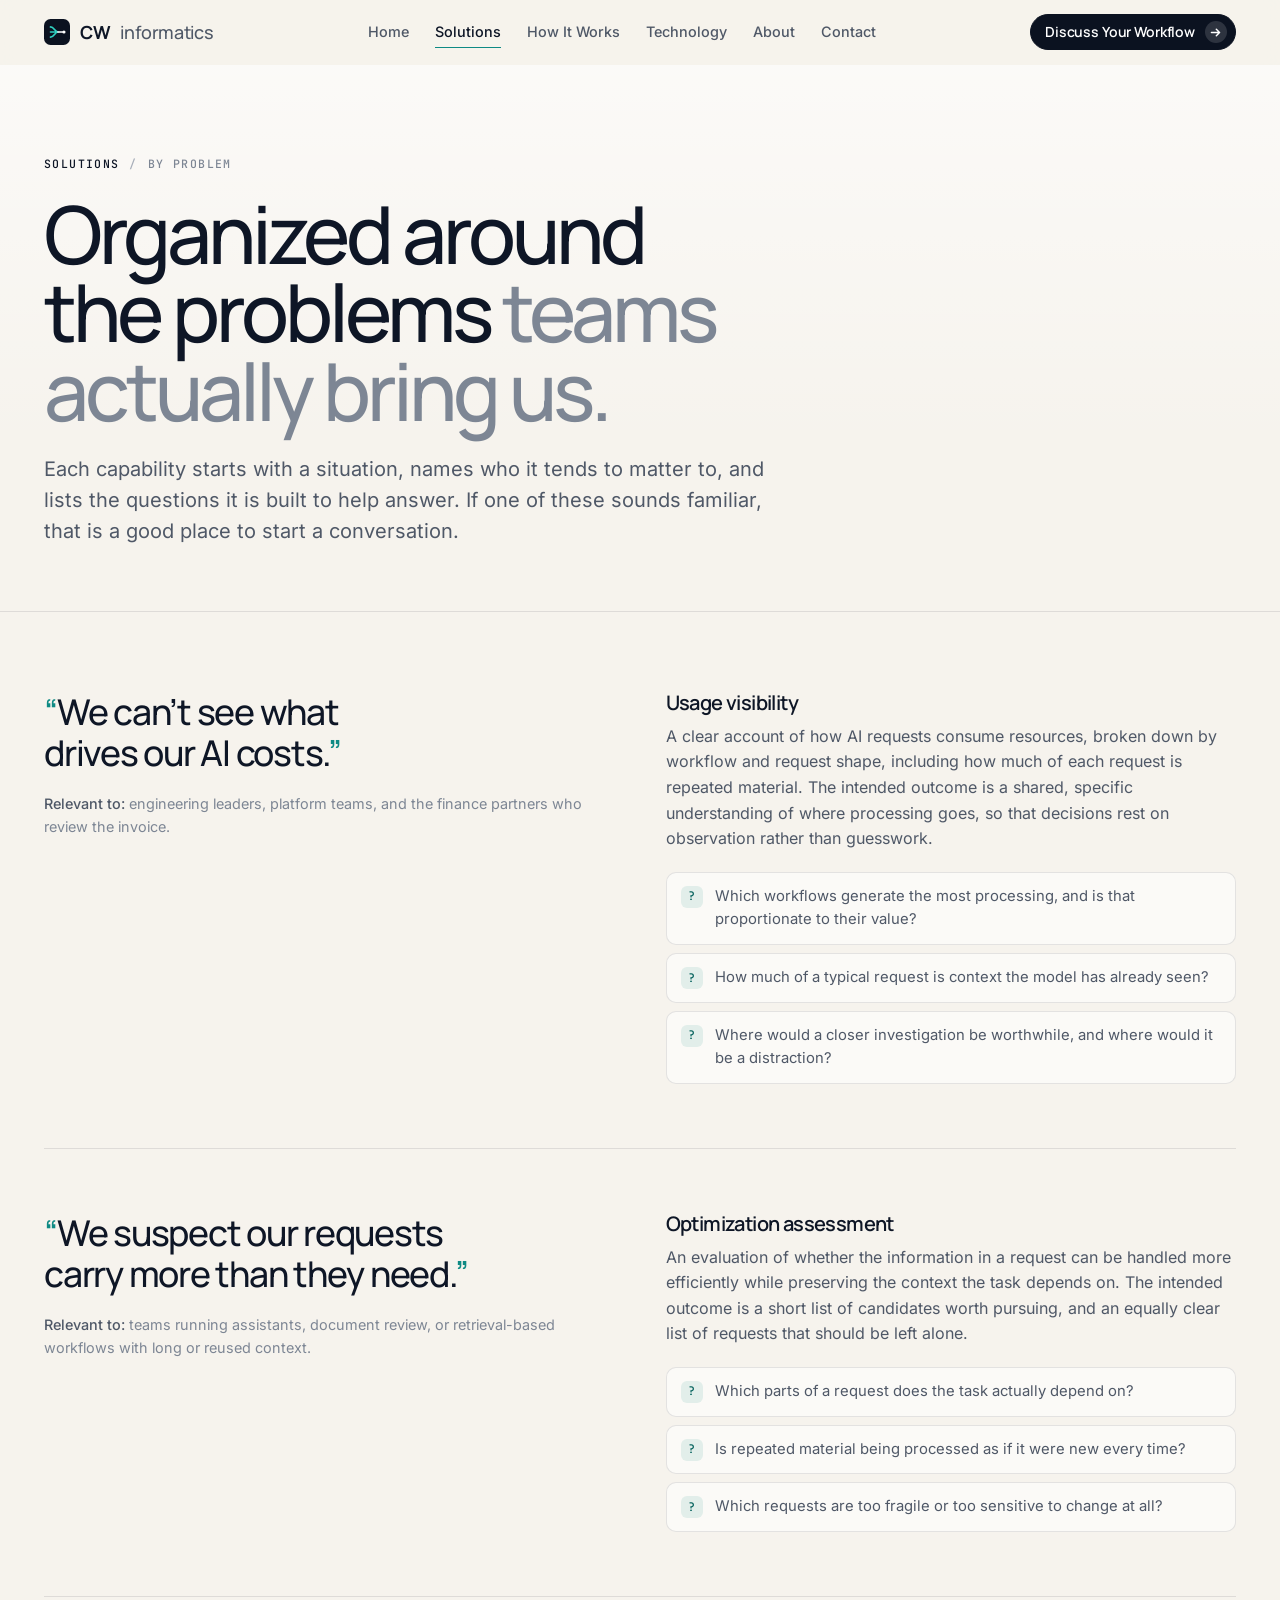
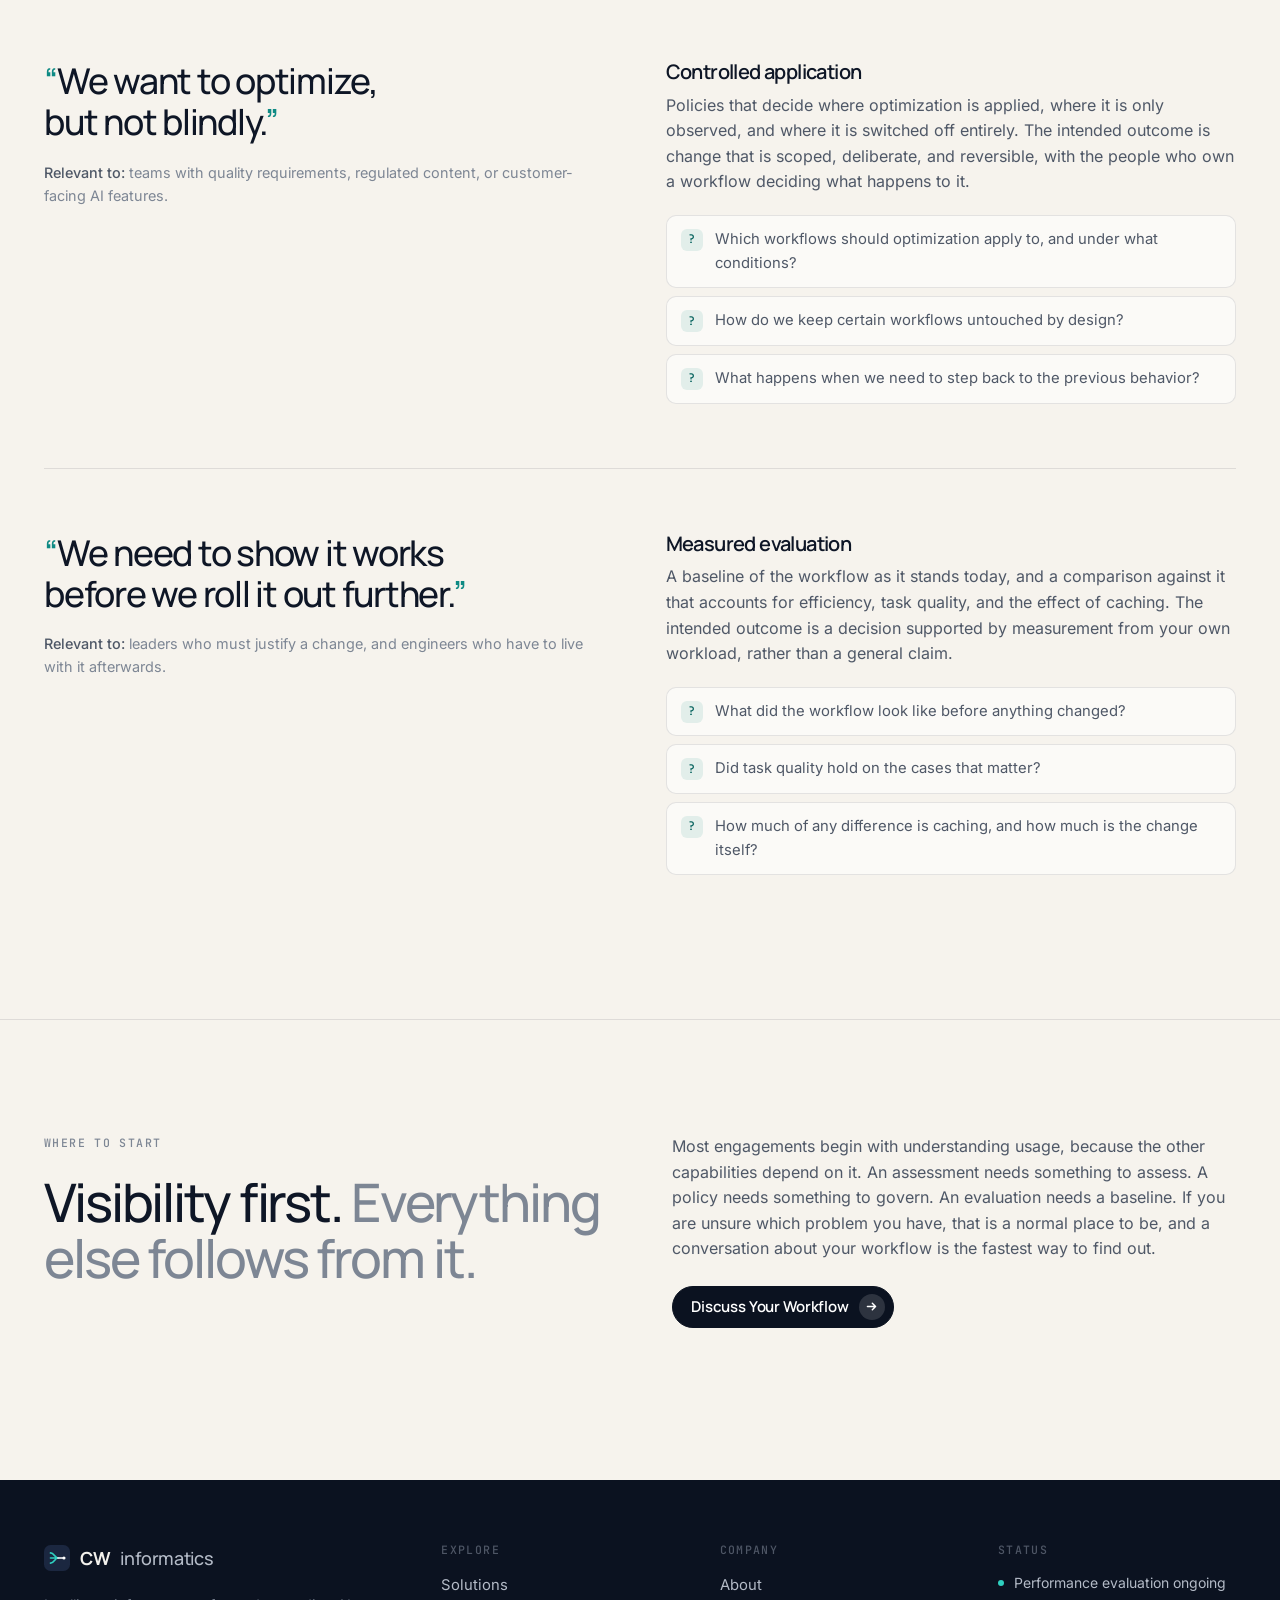
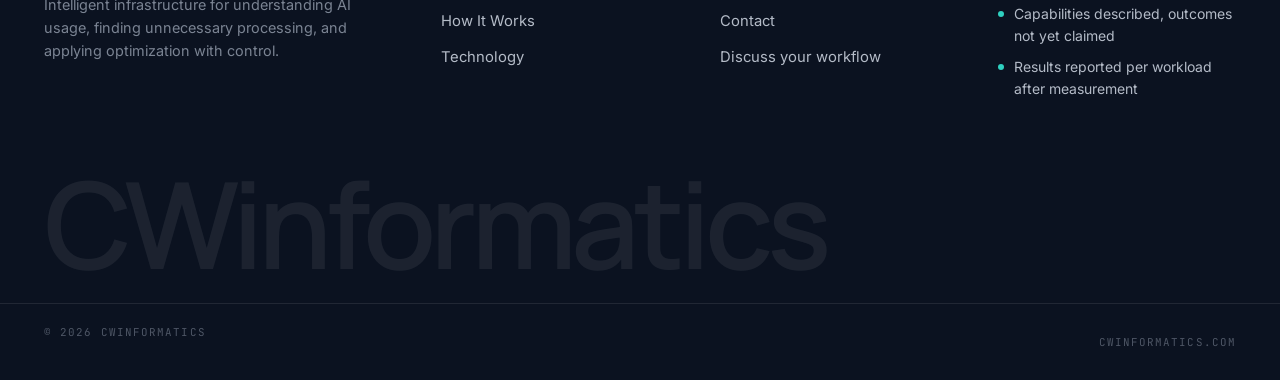
<file: solutions.html>
<!doctype html>
<html lang="en">
<head>
<meta charset="utf-8">
<meta name="viewport" content="width=device-width, initial-scale=1">
<title>Solutions — CWinformatics</title>
<meta name="description" content="Usage visibility, optimization assessment, controlled application, and measured evaluation, organized around the problems teams bring to CWinformatics.">
<link rel="canonical" href="https://cwinformatics.com/solutions.html">
<meta name="theme-color" content="#f6f3ed">
<meta property="og:type" content="website">
<meta property="og:site_name" content="CWinformatics">
<meta property="og:title" content="Solutions — CWinformatics">
<meta property="og:description" content="Usage visibility, optimization assessment, controlled application, and measured evaluation, organized around the problems teams bring to CWinformatics.">
<meta property="og:url" content="https://cwinformatics.com/solutions.html">
<meta property="og:image" content="https://cwinformatics.com/assets/og.png">
<meta property="og:image:width" content="1200">
<meta property="og:image:height" content="630">
<meta property="og:image:alt" content="CWinformatics: Make every AI request work smarter.">
<meta name="twitter:card" content="summary_large_image">
<meta name="twitter:title" content="Solutions — CWinformatics">
<meta name="twitter:description" content="Usage visibility, optimization assessment, controlled application, and measured evaluation, organized around the problems teams bring to CWinformatics.">
<meta name="twitter:image" content="https://cwinformatics.com/assets/og.png">
<link rel="icon" href="assets/favicon.svg" type="image/svg+xml">
<link rel="icon" href="assets/favicon.png" type="image/png" sizes="32x32">
<link rel="apple-touch-icon" href="assets/apple-touch-icon.png">
<link rel="preload" href="assets/fonts/manrope-latin.woff2" as="font" type="font/woff2" crossorigin>
<link rel="preload" href="assets/fonts/inter-latin.woff2" as="font" type="font/woff2" crossorigin>
<link rel="preload" href="assets/fonts/jetbrains-mono-latin.woff2" as="font" type="font/woff2" crossorigin>
<link rel="stylesheet" href="styles/site.css">
</head>
<body>
<a class="skip" href="#main">Skip to content</a>
<header class="site-header">
  <div class="header-row">
    <a class="wordmark" href="index.html" aria-label="CWinformatics home"><svg class="mark" viewBox="0 0 28 28" aria-hidden="true">
      <rect width="28" height="28" rx="7" style="fill:var(--mark-bg,#0b1220)"/>
      <path d="M7 8.5c4 0 4.5 5.5 8 5.5M7 14h8M7 19.5c4 0 4.5-5.5 8-5.5" fill="none" stroke="#2fd0c0" stroke-width="1.8" stroke-linecap="round"/>
      <path d="M15 14h5" fill="none" stroke="#fff" stroke-width="1.8" stroke-linecap="round"/>
      <circle cx="21.5" cy="14" r="1.7" fill="#fff"/>
    </svg><b>CW</b><span>informatics</span></a>
    <nav class="site-nav" id="site-nav" aria-label="Primary">
      <a href="index.html">Home</a>
      <a href="solutions.html" aria-current="page">Solutions</a>
      <a href="how-it-works.html">How It Works</a>
      <a href="technology.html">Technology</a>
      <a href="about.html">About</a>
      <a href="contact.html">Contact</a>
      <div class="nav-cta"><a class="btn btn-primary" href="contact.html"><span>Discuss Your Workflow</span><span class="well"><svg viewBox="0 0 16 16" aria-hidden="true" fill="none" stroke="currentColor" stroke-width="1.8" stroke-linecap="round" stroke-linejoin="round"><path d="M3 8h10M9 4l4 4-4 4"/></svg></span></a></div>
    </nav>
    <div class="header-cta">
      <a class="btn btn-primary btn-sm" href="contact.html"><span>Discuss Your Workflow</span><span class="well"><svg viewBox="0 0 16 16" aria-hidden="true" fill="none" stroke="currentColor" stroke-width="1.8" stroke-linecap="round" stroke-linejoin="round"><path d="M3 8h10M9 4l4 4-4 4"/></svg></span></a>
      <button class="nav-toggle" type="button" aria-expanded="false" aria-controls="site-nav" aria-label="Open menu">
        <svg class="ico-open" viewBox="0 0 20 20" aria-hidden="true" fill="none" stroke="currentColor" stroke-width="1.8" stroke-linecap="round"><path d="M3 6h14M3 10h14M3 14h14"/></svg>
        <svg class="ico-close" viewBox="0 0 20 20" aria-hidden="true" fill="none" stroke="currentColor" stroke-width="1.8" stroke-linecap="round"><path d="M5 5l10 10M15 5L5 15"/></svg>
      </button>
    </div>
  </div>
</header>
<div class="nav-scrim" aria-hidden="true"></div>

<main id="main" class="frame">

<section class="page-hero" aria-labelledby="page-title">
  <div class="wrap">
    <p class="crumb"><b>Solutions</b><i>/</i><span>By problem</span></p>
    <h1 id="page-title">Organized around the problems <span class="dim">teams actually bring us.</span></h1>
    <p class="lede">Each capability starts with a situation, names who it tends to matter to, and lists the questions it is built to help answer. If one of these sounds familiar, that is a good place to start a conversation.</p>
  </div>
</section>

<section class="section-tight block" aria-label="Solutions by problem">
  <div class="wrap">
    <article class="problem-block reveal">
      <div><p class="quote">We can’t see what drives our AI costs.</p><p class="for"><strong>Relevant to:</strong> engineering leaders, platform teams, and the finance partners who review the invoice.</p></div>
      <div class="outcome"><h3>Usage visibility</h3><p>A clear account of how AI requests consume resources, broken down by workflow and request shape, including how much of each request is repeated material. The intended outcome is a shared, specific understanding of where processing goes, so that decisions rest on observation rather than guesswork.</p><ul class="questions"><li>Which workflows generate the most processing, and is that proportionate to their value?</li><li>How much of a typical request is context the model has already seen?</li><li>Where would a closer investigation be worthwhile, and where would it be a distraction?</li></ul></div>
    </article>
    <article class="problem-block reveal">
      <div><p class="quote">We suspect our requests carry more than they need.</p><p class="for"><strong>Relevant to:</strong> teams running assistants, document review, or retrieval-based workflows with long or reused context.</p></div>
      <div class="outcome"><h3>Optimization assessment</h3><p>An evaluation of whether the information in a request can be handled more efficiently while preserving the context the task depends on. The intended outcome is a short list of candidates worth pursuing, and an equally clear list of requests that should be left alone.</p><ul class="questions"><li>Which parts of a request does the task actually depend on?</li><li>Is repeated material being processed as if it were new every time?</li><li>Which requests are too fragile or too sensitive to change at all?</li></ul></div>
    </article>
    <article class="problem-block reveal">
      <div><p class="quote">We want to optimize, but not blindly.</p><p class="for"><strong>Relevant to:</strong> teams with quality requirements, regulated content, or customer-facing AI features.</p></div>
      <div class="outcome"><h3>Controlled application</h3><p>Policies that decide where optimization is applied, where it is only observed, and where it is switched off entirely. The intended outcome is change that is scoped, deliberate, and reversible, with the people who own a workflow deciding what happens to it.</p><ul class="questions"><li>Which workflows should optimization apply to, and under what conditions?</li><li>How do we keep certain workflows untouched by design?</li><li>What happens when we need to step back to the previous behavior?</li></ul></div>
    </article>
    <article class="problem-block reveal">
      <div><p class="quote">We need to show it works before we roll it out further.</p><p class="for"><strong>Relevant to:</strong> leaders who must justify a change, and engineers who have to live with it afterwards.</p></div>
      <div class="outcome"><h3>Measured evaluation</h3><p>A baseline of the workflow as it stands today, and a comparison against it that accounts for efficiency, task quality, and the effect of caching. The intended outcome is a decision supported by measurement from your own workload, rather than a general claim.</p><ul class="questions"><li>What did the workflow look like before anything changed?</li><li>Did task quality hold on the cases that matter?</li><li>How much of any difference is caching, and how much is the change itself?</li></ul></div>
    </article>
  </div>
</section>

<section class="section block" aria-labelledby="start-title">
  <div class="wrap grid-2 top">
    <div class="reveal">
      <p class="eyebrow"><span>Where to start</span></p>
      <h2 id="start-title">Visibility first. <span class="dim">Everything else follows from it.</span></h2>
    </div>
    <div class="reveal delay-1">
      <p class="measure muted">Most engagements begin with understanding usage, because the other capabilities depend on it. An assessment needs something to assess. A policy needs something to govern. An evaluation needs a baseline. If you are unsure which problem you have, that is a normal place to be, and a conversation about your workflow is the fastest way to find out.</p>
      <p style="margin-top:24px"><a class="btn btn-primary" href="contact.html"><span>Discuss Your Workflow</span><span class="well"><svg viewBox="0 0 16 16" aria-hidden="true" fill="none" stroke="currentColor" stroke-width="1.8" stroke-linecap="round" stroke-linejoin="round"><path d="M3 8h10M9 4l4 4-4 4"/></svg></span></a></p>
    </div>
  </div>
</section>

</main>
<footer class="site-footer" style="--mark-bg:#1b2740">
  <div class="footer-grid">
    <div>
      <a class="wordmark" href="index.html" aria-label="CWinformatics home"><svg class="mark" viewBox="0 0 28 28" aria-hidden="true">
      <rect width="28" height="28" rx="7" style="fill:var(--mark-bg,#0b1220)"/>
      <path d="M7 8.5c4 0 4.5 5.5 8 5.5M7 14h8M7 19.5c4 0 4.5-5.5 8-5.5" fill="none" stroke="#2fd0c0" stroke-width="1.8" stroke-linecap="round"/>
      <path d="M15 14h5" fill="none" stroke="#fff" stroke-width="1.8" stroke-linecap="round"/>
      <circle cx="21.5" cy="14" r="1.7" fill="#fff"/>
    </svg><b>CW</b><span>informatics</span></a>
      <p>Intelligent infrastructure for understanding AI usage, finding unnecessary processing, and applying optimization with control.</p>
    </div>
    <div class="footer-col">
      <h4>Explore</h4>
      <ul>
        <li><a href="solutions.html">Solutions</a></li>
        <li><a href="how-it-works.html">How It Works</a></li>
        <li><a href="technology.html">Technology</a></li>
      </ul>
    </div>
    <div class="footer-col">
      <h4>Company</h4>
      <ul>
        <li><a href="about.html">About</a></li>
        <li><a href="contact.html">Contact</a></li>
        <li><a href="contact.html">Discuss your workflow</a></li>
      </ul>
    </div>
    <div class="footer-col">
      <h4>Status</h4>
      <div class="status">
        <span><i></i>Performance evaluation ongoing</span>
        <span><i></i>Capabilities described, outcomes not yet claimed</span>
        <span><i></i>Results reported per workload after measurement</span>
      </div>
    </div>
  </div>
  <div class="footer-mark" aria-hidden="true"><span>CWinformatics</span></div>
  <div class="footer-bottom">
    <p>&copy; 2026 CWinformatics</p>
    <p>cwinformatics.com</p>
  </div>
</footer>

<script src="scripts/site.js" defer></script>
</body>
</html>
</file>
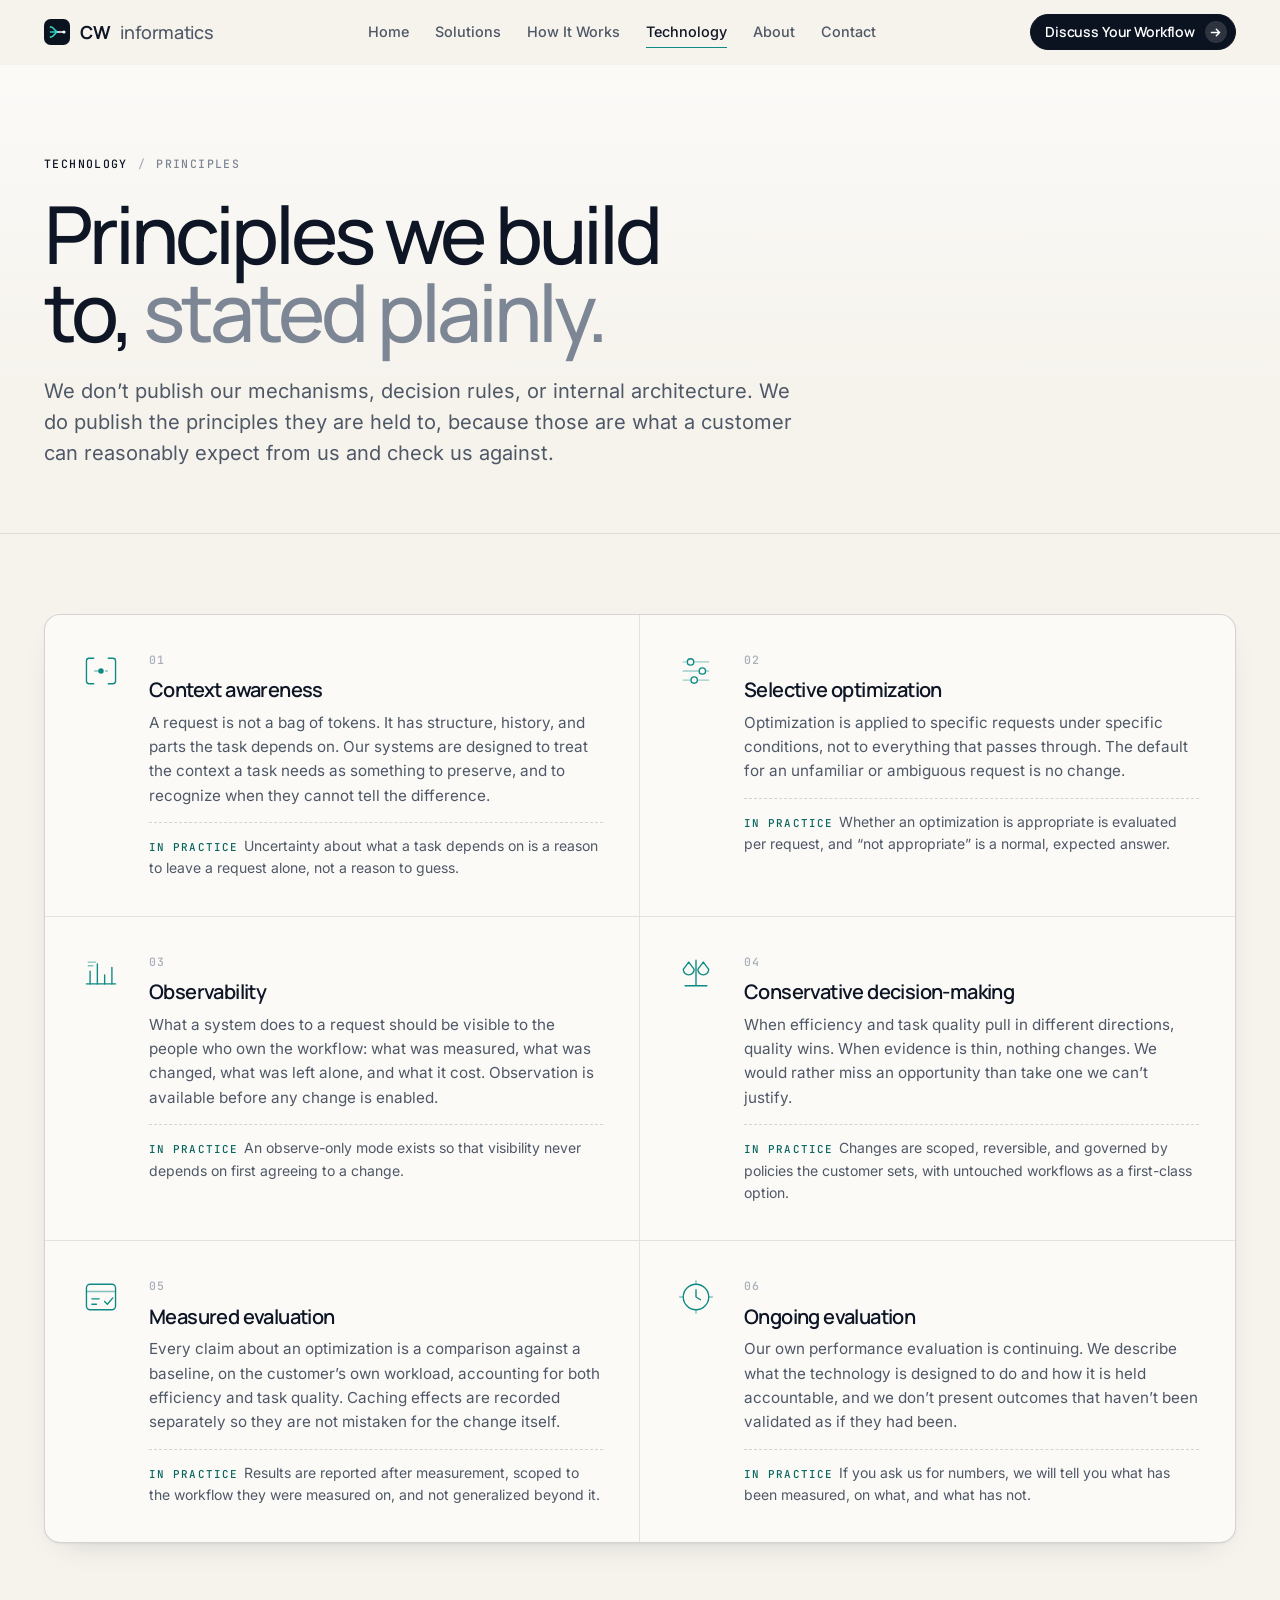
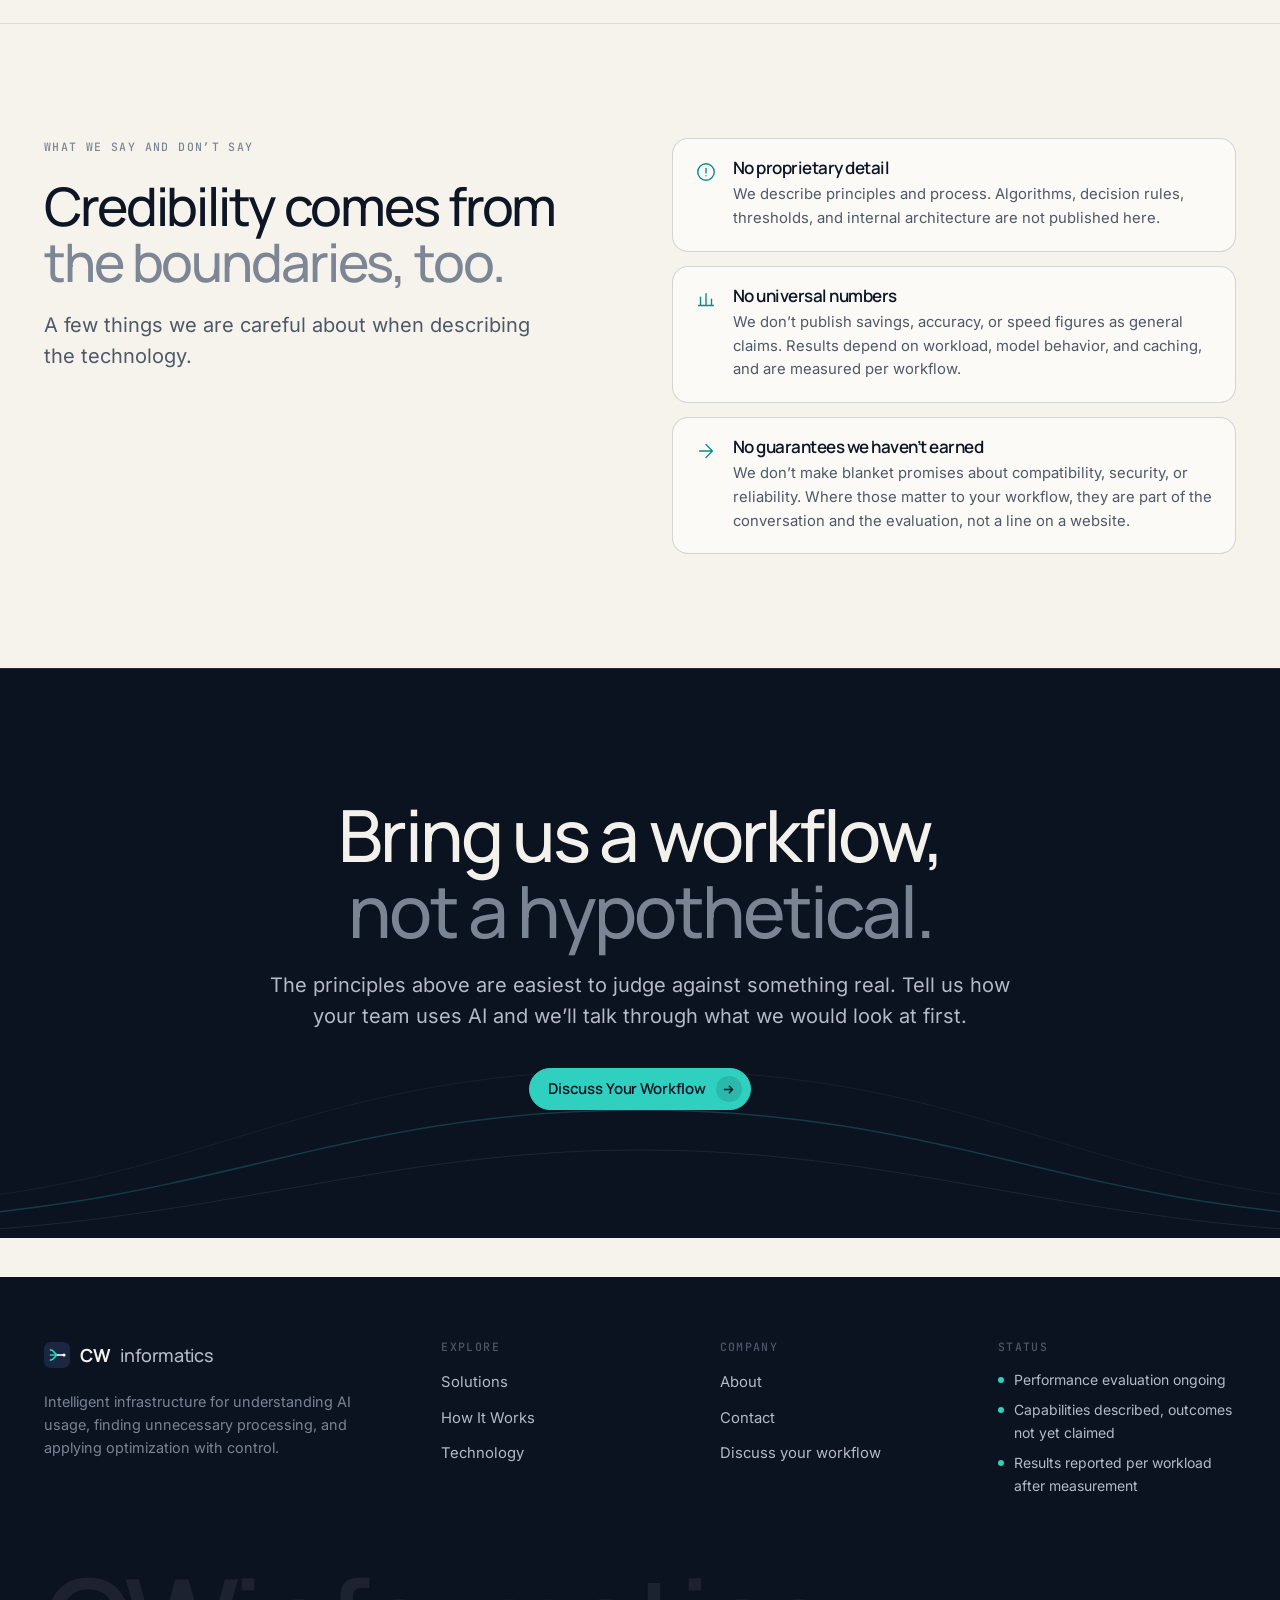
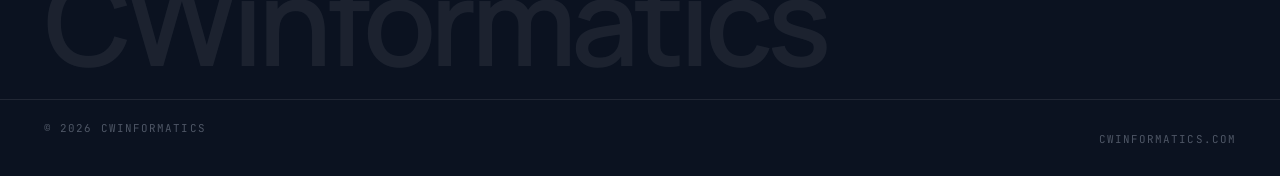
<file: technology.html>
<!doctype html>
<html lang="en">
<head>
<meta charset="utf-8">
<meta name="viewport" content="width=device-width, initial-scale=1">
<title>Technology — CWinformatics</title>
<meta name="description" content="The principles CWinformatics builds to: context awareness, selective optimization, observability, conservative decision-making, and measured evaluation.">
<link rel="canonical" href="https://cwinformatics.com/technology.html">
<meta name="theme-color" content="#f6f3ed">
<meta property="og:type" content="website">
<meta property="og:site_name" content="CWinformatics">
<meta property="og:title" content="Technology — CWinformatics">
<meta property="og:description" content="The principles CWinformatics builds to: context awareness, selective optimization, observability, conservative decision-making, and measured evaluation.">
<meta property="og:url" content="https://cwinformatics.com/technology.html">
<meta property="og:image" content="https://cwinformatics.com/assets/og.png">
<meta property="og:image:width" content="1200">
<meta property="og:image:height" content="630">
<meta property="og:image:alt" content="CWinformatics: Make every AI request work smarter.">
<meta name="twitter:card" content="summary_large_image">
<meta name="twitter:title" content="Technology — CWinformatics">
<meta name="twitter:description" content="The principles CWinformatics builds to: context awareness, selective optimization, observability, conservative decision-making, and measured evaluation.">
<meta name="twitter:image" content="https://cwinformatics.com/assets/og.png">
<link rel="icon" href="assets/favicon.svg" type="image/svg+xml">
<link rel="icon" href="assets/favicon.png" type="image/png" sizes="32x32">
<link rel="apple-touch-icon" href="assets/apple-touch-icon.png">
<link rel="preload" href="assets/fonts/manrope-latin.woff2" as="font" type="font/woff2" crossorigin>
<link rel="preload" href="assets/fonts/inter-latin.woff2" as="font" type="font/woff2" crossorigin>
<link rel="preload" href="assets/fonts/jetbrains-mono-latin.woff2" as="font" type="font/woff2" crossorigin>
<link rel="stylesheet" href="styles/site.css">
</head>
<body>
<a class="skip" href="#main">Skip to content</a>
<header class="site-header">
  <div class="header-row">
    <a class="wordmark" href="index.html" aria-label="CWinformatics home"><svg class="mark" viewBox="0 0 28 28" aria-hidden="true">
      <rect width="28" height="28" rx="7" style="fill:var(--mark-bg,#0b1220)"/>
      <path d="M7 8.5c4 0 4.5 5.5 8 5.5M7 14h8M7 19.5c4 0 4.5-5.5 8-5.5" fill="none" stroke="#2fd0c0" stroke-width="1.8" stroke-linecap="round"/>
      <path d="M15 14h5" fill="none" stroke="#fff" stroke-width="1.8" stroke-linecap="round"/>
      <circle cx="21.5" cy="14" r="1.7" fill="#fff"/>
    </svg><b>CW</b><span>informatics</span></a>
    <nav class="site-nav" id="site-nav" aria-label="Primary">
      <a href="index.html">Home</a>
      <a href="solutions.html">Solutions</a>
      <a href="how-it-works.html">How It Works</a>
      <a href="technology.html" aria-current="page">Technology</a>
      <a href="about.html">About</a>
      <a href="contact.html">Contact</a>
      <div class="nav-cta"><a class="btn btn-primary" href="contact.html"><span>Discuss Your Workflow</span><span class="well"><svg viewBox="0 0 16 16" aria-hidden="true" fill="none" stroke="currentColor" stroke-width="1.8" stroke-linecap="round" stroke-linejoin="round"><path d="M3 8h10M9 4l4 4-4 4"/></svg></span></a></div>
    </nav>
    <div class="header-cta">
      <a class="btn btn-primary btn-sm" href="contact.html"><span>Discuss Your Workflow</span><span class="well"><svg viewBox="0 0 16 16" aria-hidden="true" fill="none" stroke="currentColor" stroke-width="1.8" stroke-linecap="round" stroke-linejoin="round"><path d="M3 8h10M9 4l4 4-4 4"/></svg></span></a>
      <button class="nav-toggle" type="button" aria-expanded="false" aria-controls="site-nav" aria-label="Open menu">
        <svg class="ico-open" viewBox="0 0 20 20" aria-hidden="true" fill="none" stroke="currentColor" stroke-width="1.8" stroke-linecap="round"><path d="M3 6h14M3 10h14M3 14h14"/></svg>
        <svg class="ico-close" viewBox="0 0 20 20" aria-hidden="true" fill="none" stroke="currentColor" stroke-width="1.8" stroke-linecap="round"><path d="M5 5l10 10M15 5L5 15"/></svg>
      </button>
    </div>
  </div>
</header>
<div class="nav-scrim" aria-hidden="true"></div>

<main id="main" class="frame">

<section class="page-hero" aria-labelledby="page-title">
  <div class="wrap">
    <p class="crumb"><b>Technology</b><i>/</i><span>Principles</span></p>
    <h1 id="page-title">Principles we build to, <span class="dim">stated plainly.</span></h1>
    <p class="lede">We don’t publish our mechanisms, decision rules, or internal architecture. We do publish the principles they are held to, because those are what a customer can reasonably expect from us and check us against.</p>
  </div>
</section>

<section class="section-tight block" aria-label="Principles">
  <div class="wrap">
    <ul class="principles reveal"><li class="principle"><svg viewBox="0 0 44 44" aria-hidden="true" fill="none" stroke="currentColor" stroke-width="1.5" stroke-linecap="round" stroke-linejoin="round"><path d="M14 8H9a3 3 0 0 0-3 3v22a3 3 0 0 0 3 3h5M30 8h5a3 3 0 0 1 3 3v22a3 3 0 0 1-3 3h-5"/><path d="M15 22h6M27 22h2" opacity=".5"/><circle cx="22" cy="22" r="3" fill="currentColor" stroke="none"/></svg><div><span class="idx">01</span><h3>Context awareness</h3><p>A request is not a bag of tokens. It has structure, history, and parts the task depends on. Our systems are designed to treat the context a task needs as something to preserve, and to recognize when they cannot tell the difference.</p><p class="practice"><strong>In practice</strong>Uncertainty about what a task depends on is a reason to leave a request alone, not a reason to guess.</p></div></li><li class="principle"><svg viewBox="0 0 44 44" aria-hidden="true" fill="none" stroke="currentColor" stroke-width="1.5" stroke-linecap="round" stroke-linejoin="round"><path d="M8 12h28M8 22h28M8 32h28" opacity=".4"/><circle cx="16" cy="12" r="3.5" fill="#fbfaf7"/><circle cx="29" cy="22" r="3.5" fill="#fbfaf7"/><circle cx="20" cy="32" r="3.5" fill="#fbfaf7"/></svg><div><span class="idx">02</span><h3>Selective optimization</h3><p>Optimization is applied to specific requests under specific conditions, not to everything that passes through. The default for an unfamiliar or ambiguous request is no change.</p><p class="practice"><strong>In practice</strong>Whether an optimization is appropriate is evaluated per request, and “not appropriate” is a normal, expected answer.</p></div></li><li class="principle"><svg viewBox="0 0 44 44" aria-hidden="true" fill="none" stroke="currentColor" stroke-width="1.5" stroke-linecap="round" stroke-linejoin="round"><path d="M6 34h32"/><path d="M10 34V20M18 34V12M26 34V24M34 34V16"/><path d="M8 10h8M8 14h5" opacity=".5"/></svg><div><span class="idx">03</span><h3>Observability</h3><p>What a system does to a request should be visible to the people who own the workflow: what was measured, what was changed, what was left alone, and what it cost. Observation is available before any change is enabled.</p><p class="practice"><strong>In practice</strong>An observe-only mode exists so that visibility never depends on first agreeing to a change.</p></div></li><li class="principle"><svg viewBox="0 0 44 44" aria-hidden="true" fill="none" stroke="currentColor" stroke-width="1.5" stroke-linecap="round" stroke-linejoin="round"><path d="M22 8v28M10 36h24"/><path d="M8 18l6-8 6 8a6 6 0 0 1-12 0ZM24 18l6-8 6 8a6 6 0 0 1-12 0Z"/></svg><div><span class="idx">04</span><h3>Conservative decision-making</h3><p>When efficiency and task quality pull in different directions, quality wins. When evidence is thin, nothing changes. We would rather miss an opportunity than take one we can’t justify.</p><p class="practice"><strong>In practice</strong>Changes are scoped, reversible, and governed by policies the customer sets, with untouched workflows as a first-class option.</p></div></li><li class="principle"><svg viewBox="0 0 44 44" aria-hidden="true" fill="none" stroke="currentColor" stroke-width="1.5" stroke-linecap="round" stroke-linejoin="round"><rect x="6" y="8" width="32" height="28" rx="4"/><path d="M6 16h32" opacity=".5"/><path d="M12 24h8M12 30h5"/><path d="M26 27l3 3 6-7"/></svg><div><span class="idx">05</span><h3>Measured evaluation</h3><p>Every claim about an optimization is a comparison against a baseline, on the customer’s own workload, accounting for both efficiency and task quality. Caching effects are recorded separately so they are not mistaken for the change itself.</p><p class="practice"><strong>In practice</strong>Results are reported after measurement, scoped to the workflow they were measured on, and not generalized beyond it.</p></div></li><li class="principle"><svg viewBox="0 0 44 44" aria-hidden="true" fill="none" stroke="currentColor" stroke-width="1.5" stroke-linecap="round" stroke-linejoin="round"><circle cx="22" cy="22" r="14"/><path d="M22 14v8l5 3"/><path d="M22 4v4M22 36v4M4 22h4M36 22h4" opacity=".5"/></svg><div><span class="idx">06</span><h3>Ongoing evaluation</h3><p>Our own performance evaluation is continuing. We describe what the technology is designed to do and how it is held accountable, and we don’t present outcomes that haven’t been validated as if they had been.</p><p class="practice"><strong>In practice</strong>If you ask us for numbers, we will tell you what has been measured, on what, and what has not.</p></div></li></ul>
  </div>
</section>

<section class="section block" aria-labelledby="boundaries-title">
  <div class="wrap grid-2 top">
    <div class="reveal">
      <p class="eyebrow"><span>What we say and don’t say</span></p>
      <h2 id="boundaries-title">Credibility comes from <span class="dim">the boundaries, too.</span></h2>
      <p class="lede">A few things we are careful about when describing the technology.</p>
    </div>
    <div class="reveal delay-1" style="display:grid;gap:14px">
      <div class="status-note"><svg viewBox="0 0 24 24" aria-hidden="true" fill="none" stroke="currentColor" stroke-width="1.5" stroke-linecap="round"><circle cx="12" cy="12" r="9"/><path d="M12 8v5M12 16v.2"/></svg><div><h3>No proprietary detail</h3><p>We describe principles and process. Algorithms, decision rules, thresholds, and internal architecture are not published here.</p></div></div>
      <div class="status-note"><svg viewBox="0 0 24 24" aria-hidden="true" fill="none" stroke="currentColor" stroke-width="1.5" stroke-linecap="round"><path d="M4 18h16M6 18V9M12 18V5M18 18v-7"/></svg><div><h3>No universal numbers</h3><p>We don’t publish savings, accuracy, or speed figures as general claims. Results depend on workload, model behavior, and caching, and are measured per workflow.</p></div></div>
      <div class="status-note"><svg viewBox="0 0 24 24" aria-hidden="true" fill="none" stroke="currentColor" stroke-width="1.5" stroke-linecap="round" stroke-linejoin="round"><path d="M5 12h14M12 5l7 7-7 7"/></svg><div><h3>No guarantees we haven’t earned</h3><p>We don’t make blanket promises about compatibility, security, or reliability. Where those matter to your workflow, they are part of the conversation and the evaluation, not a line on a website.</p></div></div>
    </div>
  </div>
</section>

<section class="cta-band ink block" aria-labelledby="cta-title">
  <svg class="bg" viewBox="0 0 1600 260" aria-hidden="true" fill="none">
    <path d="M0 240 C 350 240, 480 130, 800 130 S 1250 240, 1600 240" stroke="rgba(47,208,192,0.28)" stroke-width="1.5"/>
    <path d="M0 255 C 350 255, 520 170, 800 170 S 1250 255, 1600 255" stroke="rgba(255,255,255,0.1)" stroke-width="1"/>
    <path d="M0 225 C 350 225, 440 90, 800 90 S 1250 225, 1600 225" stroke="rgba(255,255,255,0.07)" stroke-width="1"/>
  </svg>
  <div class="wrap inner">
    <h2 id="cta-title">Bring us a workflow, <span class="dim">not a hypothetical.</span></h2>
    <p class="lede">The principles above are easiest to judge against something real. Tell us how your team uses AI and we’ll talk through what we would look at first.</p>
    <div class="actions"><a class="btn btn-primary" href="contact.html"><span>Discuss Your Workflow</span><span class="well"><svg viewBox="0 0 16 16" aria-hidden="true" fill="none" stroke="currentColor" stroke-width="1.8" stroke-linecap="round" stroke-linejoin="round"><path d="M3 8h10M9 4l4 4-4 4"/></svg></span></a></div>
  </div>
</section>


</main>
<footer class="site-footer" style="--mark-bg:#1b2740">
  <div class="footer-grid">
    <div>
      <a class="wordmark" href="index.html" aria-label="CWinformatics home"><svg class="mark" viewBox="0 0 28 28" aria-hidden="true">
      <rect width="28" height="28" rx="7" style="fill:var(--mark-bg,#0b1220)"/>
      <path d="M7 8.5c4 0 4.5 5.5 8 5.5M7 14h8M7 19.5c4 0 4.5-5.5 8-5.5" fill="none" stroke="#2fd0c0" stroke-width="1.8" stroke-linecap="round"/>
      <path d="M15 14h5" fill="none" stroke="#fff" stroke-width="1.8" stroke-linecap="round"/>
      <circle cx="21.5" cy="14" r="1.7" fill="#fff"/>
    </svg><b>CW</b><span>informatics</span></a>
      <p>Intelligent infrastructure for understanding AI usage, finding unnecessary processing, and applying optimization with control.</p>
    </div>
    <div class="footer-col">
      <h4>Explore</h4>
      <ul>
        <li><a href="solutions.html">Solutions</a></li>
        <li><a href="how-it-works.html">How It Works</a></li>
        <li><a href="technology.html">Technology</a></li>
      </ul>
    </div>
    <div class="footer-col">
      <h4>Company</h4>
      <ul>
        <li><a href="about.html">About</a></li>
        <li><a href="contact.html">Contact</a></li>
        <li><a href="contact.html">Discuss your workflow</a></li>
      </ul>
    </div>
    <div class="footer-col">
      <h4>Status</h4>
      <div class="status">
        <span><i></i>Performance evaluation ongoing</span>
        <span><i></i>Capabilities described, outcomes not yet claimed</span>
        <span><i></i>Results reported per workload after measurement</span>
      </div>
    </div>
  </div>
  <div class="footer-mark" aria-hidden="true"><span>CWinformatics</span></div>
  <div class="footer-bottom">
    <p>&copy; 2026 CWinformatics</p>
    <p>cwinformatics.com</p>
  </div>
</footer>

<script src="scripts/site.js" defer></script>
</body>
</html>
</file>
<file: styles/site.css>
/* ==========================================================================
   CWinformatics — site styles (v2)
   Warm paper canvas, midnight ink plates, slate secondary, controlled teal.
   Display: Manrope. Body: Inter. Labels and captions: JetBrains Mono.
   ========================================================================== */

@font-face { font-family: "Manrope"; src: url("../assets/fonts/manrope-latin.woff2") format("woff2"); font-weight: 200 800; font-display: swap; }
@font-face { font-family: "Inter"; src: url("../assets/fonts/inter-latin.woff2") format("woff2"); font-weight: 100 900; font-display: swap; }
@font-face { font-family: "JetBrains Mono"; src: url("../assets/fonts/jetbrains-mono-latin.woff2") format("woff2"); font-weight: 100 800; font-display: swap; }

:root {
  --paper: #f6f3ed;
  --paper-2: #fbfaf7;
  --paper-3: #ede8df;
  --ink: #0b1220;
  --ink-2: #111a2c;
  --ink-3: #182238;
  --ink-4: #22304a;
  --fg: #0e1626;
  --fg-2: #4f5867;
  --fg-3: #7d8694;
  --fg-4: #a7aeb9;
  --line: rgba(11, 18, 32, 0.1);
  --line-2: rgba(11, 18, 32, 0.16);
  --line-3: rgba(11, 18, 32, 0.3);
  --ink-line: rgba(255, 255, 255, 0.09);
  --ink-line-2: rgba(255, 255, 255, 0.16);
  --ink-line-3: rgba(255, 255, 255, 0.28);
  --ink-fg: #f3f1ec;
  --ink-fg-2: #b4bbc7;
  --ink-fg-3: #7b8493;
  --ink-fg-4: #4e5665;
  --accent: #0e8a84;          /* teal on paper */
  --accent-ink: #0a6560;      /* small teal text on paper */
  --accent-bright: #2fd0c0;   /* teal on ink */
  --accent-bright-2: #8ae8dd;
  --accent-soft: rgba(14, 138, 132, 0.1);
  --accent-soft-2: rgba(14, 138, 132, 0.2);
  --warn: #b98a1f;
  --danger: #b4322a;
  --focus: #2f6bff;

  --font-display: "Manrope", "Inter", ui-sans-serif, system-ui, -apple-system, "Segoe UI", Roboto, sans-serif;
  --font-body: "Inter", ui-sans-serif, system-ui, -apple-system, "Segoe UI", Roboto, sans-serif;
  --font-mono: "JetBrains Mono", ui-monospace, "SFMono-Regular", Menlo, Consolas, monospace;

  --frame: 1280px;
  --gutter: clamp(16px, 4vw, 44px);
  --header-h: 64px;
  --radius: 10px;
  --radius-lg: 16px;
  --shadow-plate: 0 40px 100px -40px rgba(11, 18, 32, 0.55), 0 2px 6px rgba(11, 18, 32, 0.08);
  --shadow-panel: 0 1px 2px rgba(11, 18, 32, 0.05), 0 12px 32px -20px rgba(11, 18, 32, 0.25);
  --ease: cubic-bezier(0.2, 0.7, 0.2, 1);
}

/* ---------- Base ---------- */
*, *::before, *::after { box-sizing: border-box; }
html { -webkit-text-size-adjust: 100%; scroll-behavior: smooth; background: var(--paper); }
body { margin: 0; font-family: var(--font-body); font-size: 1rem; line-height: 1.6; color: var(--fg); background: var(--paper); -webkit-font-smoothing: antialiased; text-rendering: optimizeLegibility; overflow-x: clip; }
img, svg { display: block; max-width: 100%; }
h1, h2, h3, h4 { font-family: var(--font-display); font-weight: 600; line-height: 1.08; letter-spacing: -0.03em; margin: 0; text-wrap: balance; color: var(--fg); }
h1 { font-size: clamp(2.75rem, 1.5rem + 6.2vw, 6.5rem); font-weight: 500; letter-spacing: -0.05em; line-height: 0.98; }
h2 { font-size: clamp(2rem, 1.4rem + 2.4vw, 3.5rem); font-weight: 500; letter-spacing: -0.04em; line-height: 1.05; }
h3 { font-size: clamp(1.25rem, 1.1rem + 0.6vw, 1.625rem); }
h4 { font-size: 1rem; }
p { margin: 0; }
p + p { margin-top: 1em; }
a { color: inherit; text-decoration-thickness: 1px; text-underline-offset: 0.2em; }
ul, ol { margin: 0; padding: 0; }
button { font: inherit; color: inherit; }
::selection { background: var(--accent-soft-2); }
:focus-visible { outline: 2px solid var(--focus); outline-offset: 3px; border-radius: 4px; }
.ink :focus-visible, .plate :focus-visible { outline-color: var(--accent-bright); }

.skip { position: absolute; left: 12px; top: -60px; z-index: 100; padding: 10px 14px; background: var(--ink); color: #fff; border-radius: 8px; font-weight: 600; text-decoration: none; transition: top 0.2s var(--ease); }
.skip:focus { top: 12px; }

/* Two-tone text */
.dim { color: var(--fg-3); }
.lede { font-size: clamp(1.0625rem, 0.95rem + 0.5vw, 1.25rem); line-height: 1.55; color: var(--fg-2); max-width: 58ch; text-wrap: pretty; }
.lede b { font-weight: 500; color: var(--fg); }
.measure { max-width: 62ch; text-wrap: pretty; }
.muted { color: var(--fg-2); }
.small { font-size: 0.9rem; }
h1 + .lede, h2 + .lede, .statement + .lede { margin-top: 20px; }

/* Mono labels */
.mono, .eyebrow, .crumb, .fig-bar, .fig-foot, .spec-label, .idx, .chapter-num, .step-tag, .footer-col h4 {
  font-family: var(--font-mono); font-size: 0.72rem; font-weight: 500; letter-spacing: 0.12em; text-transform: uppercase; color: var(--fg-3);
}
.eyebrow { display: flex; align-items: center; gap: 10px; margin-bottom: 22px; }
.eyebrow .n { color: var(--fg-4); }
.crumb { display: flex; align-items: center; gap: 10px; margin-bottom: 22px; }
.crumb b { font-weight: 500; color: var(--fg); }
.crumb i { font-style: normal; color: var(--fg-4); }

/* ---------- Frame & rails ---------- */
.frame { position: relative; max-width: var(--frame); margin-inline: auto; }
.frame::before, .frame::after { content: ""; position: absolute; top: 0; bottom: 0; width: 1px; background: var(--line); pointer-events: none; }
.frame::before { left: 0; }
.frame::after { right: 0; }
.wrap { width: 100%; padding-inline: var(--gutter); }
.wrap-narrow { max-width: 860px; margin-inline: auto; }
.block { position: relative; border-top: 1px solid var(--line); }
.block::before, .block::after { content: ""; position: absolute; top: -1px; width: 17px; height: 1px; background: var(--line-3); }
.block::before { left: -8px; }
.block::after { right: -8px; }
@media (max-width: 1320px) { .frame::before, .frame::after, .block::before, .block::after { display: none; } }
.section { padding-block: clamp(72px, 7vw + 24px, 136px); }
.section-tight { padding-block: clamp(56px, 5vw + 16px, 96px); }
.section-head { max-width: 760px; margin-bottom: clamp(36px, 4vw, 64px); }
.section-head.center { margin-inline: auto; text-align: center; }
.section-head.center .lede, .section-head.center .eyebrow { margin-inline: auto; justify-content: center; }
.section-head .lede { margin-top: 20px; }
.grid-2 { display: grid; grid-template-columns: repeat(2, minmax(0, 1fr)); gap: clamp(32px, 5vw, 80px); align-items: center; }
.grid-2.top { align-items: start; }
@media (max-width: 880px) { .grid-2 { grid-template-columns: minmax(0, 1fr); } .grid-2.swap > :first-child { order: 2; } }

/* Ink sections */
.ink { background: var(--ink); color: var(--ink-fg); }
.ink h1, .ink h2, .ink h3, .ink h4 { color: var(--ink-fg); }
.ink .lede, .ink .muted { color: var(--ink-fg-2); }
.ink .lede b { color: var(--ink-fg); }
.ink .dim { color: var(--ink-fg-3); }
.ink .eyebrow, .ink .crumb, .ink .idx { color: var(--ink-fg-3); }
.ink .crumb b { color: var(--ink-fg); }
.ink p { color: var(--ink-fg-2); }
.ink.block, .ink .block { border-color: var(--ink-line); }
.ink.block::before, .ink.block::after { background: var(--ink-line-3); }

/* ---------- Buttons ---------- */
.btn {
  display: inline-flex; align-items: center; justify-content: center; gap: 10px;
  height: 42px; padding: 0 8px 0 18px; border-radius: 999px;
  font-family: var(--font-display); font-weight: 600; font-size: 0.9375rem; letter-spacing: -0.01em;
  text-decoration: none; cursor: pointer; border: 1px solid transparent; white-space: nowrap;
  transition: background-color 0.2s var(--ease), color 0.2s var(--ease), border-color 0.2s var(--ease), transform 0.2s var(--ease), box-shadow 0.2s var(--ease);
}
.btn .well { width: 26px; height: 26px; border-radius: 50%; display: grid; place-items: center; flex: none; transition: transform 0.25s var(--ease), background-color 0.2s var(--ease); }
.btn .well svg { width: 13px; height: 13px; }
.btn:hover .well { transform: translateX(2px); }
.btn:active { transform: translateY(1px); }
.btn-primary { background: var(--ink); color: #fff; border-color: var(--ink); }
.btn-primary .well { background: rgba(255, 255, 255, 0.14); }
.btn-primary:hover { background: var(--ink-3); border-color: var(--ink-3); box-shadow: 0 10px 24px -12px rgba(11, 18, 32, 0.5); }
.btn-secondary { background: transparent; color: var(--fg); border-color: var(--line-3); padding-right: 18px; }
.btn-secondary:hover { border-color: var(--fg); background: rgba(11, 18, 32, 0.04); }
.btn-sm { height: 36px; font-size: 0.875rem; padding-left: 14px; }
.btn-sm .well { width: 22px; height: 22px; }
.ink .btn-primary { background: var(--accent-bright); color: var(--ink); border-color: var(--accent-bright); }
.ink .btn-primary .well { background: rgba(11, 18, 32, 0.12); }
.ink .btn-primary:hover { background: #5be0d2; border-color: #5be0d2; box-shadow: none; }
.ink .btn-secondary { color: var(--ink-fg); border-color: var(--ink-line-3); }
.ink .btn-secondary:hover { border-color: #fff; background: rgba(255, 255, 255, 0.06); }
.btn[aria-disabled="true"], .btn:disabled { opacity: 0.6; cursor: progress; }

.text-link { display: inline-flex; align-items: center; gap: 8px; font-size: 0.9375rem; font-weight: 500; color: var(--fg-2); text-decoration: none; transition: color 0.2s var(--ease); }
.text-link svg { width: 14px; height: 14px; transition: transform 0.25s var(--ease); color: var(--fg-3); }
.text-link:hover { color: var(--fg); }
.text-link:hover svg { transform: translate(2px, -2px); color: var(--accent); }
.ink .text-link { color: var(--ink-fg-2); }
.ink .text-link:hover { color: var(--ink-fg); }
.ink .text-link:hover svg { color: var(--accent-bright); }

/* ---------- Header ---------- */
.site-header { position: sticky; top: 0; z-index: 50; background: rgba(246, 243, 237, 0.8); -webkit-backdrop-filter: saturate(160%) blur(14px); backdrop-filter: saturate(160%) blur(14px); border-bottom: 1px solid transparent; transition: border-color 0.25s var(--ease); }
.site-header.is-scrolled { border-bottom-color: var(--line); }
.header-row { display: flex; align-items: center; justify-content: space-between; gap: 24px; height: var(--header-h); max-width: var(--frame); margin-inline: auto; padding-inline: var(--gutter); }
.wordmark { display: inline-flex; align-items: center; gap: 10px; text-decoration: none; font-family: var(--font-display); font-size: 1.125rem; letter-spacing: -0.02em; color: var(--fg); }
.wordmark .mark { width: 26px; height: 26px; flex: none; }
.wordmark b { font-weight: 700; }
.wordmark span { font-weight: 500; color: var(--fg-2); }
.ink .wordmark, .site-footer .wordmark { color: var(--ink-fg); }
.ink .wordmark span, .site-footer .wordmark span { color: var(--ink-fg-2); }
.site-nav { display: flex; align-items: center; gap: 2px; }
.site-nav a { position: relative; display: inline-flex; align-items: center; height: 34px; padding: 0 12px; border-radius: 8px; font-weight: 500; font-size: 0.9rem; color: var(--fg-2); text-decoration: none; transition: color 0.2s var(--ease), background-color 0.2s var(--ease); }
.site-nav a:hover { color: var(--fg); background: rgba(11, 18, 32, 0.05); }
.site-nav a[aria-current="page"] { color: var(--fg); }
.site-nav a[aria-current="page"]::after { content: ""; position: absolute; left: 12px; right: 12px; bottom: 1px; height: 1.5px; background: var(--accent); }
.header-cta { display: flex; align-items: center; gap: 10px; }
.nav-toggle { display: none; width: 40px; height: 40px; align-items: center; justify-content: center; border: 1px solid var(--line-2); border-radius: 10px; background: transparent; cursor: pointer; color: var(--fg); }
.nav-toggle svg { width: 18px; height: 18px; }
.nav-toggle .ico-close { display: none; }
.nav-toggle[aria-expanded="true"] .ico-open { display: none; }
.nav-toggle[aria-expanded="true"] .ico-close { display: block; }
@media (max-width: 880px) {
  .nav-toggle { display: inline-flex; }
  .header-cta .btn { display: none; }
  .site-nav { position: fixed; inset: var(--header-h) 0 auto 0; z-index: 49; display: none; flex-direction: column; align-items: stretch; gap: 2px; padding: 12px var(--gutter) 20px; background: var(--paper); border-bottom: 1px solid var(--line-2); box-shadow: 0 24px 48px -16px rgba(11, 18, 32, 0.3); max-height: calc(100dvh - var(--header-h)); overflow: auto; }
  .site-nav.is-open { display: flex; }
  .site-nav a { height: 48px; font-size: 1.0625rem; border-radius: 10px; }
  .site-nav a[aria-current="page"] { background: var(--accent-soft); }
  .site-nav a[aria-current="page"]::after { display: none; }
  .site-nav .nav-cta { margin-top: 12px; padding-top: 14px; border-top: 1px solid var(--line); }
  .site-nav .nav-cta .btn { width: 100%; height: 46px; color: #fff; font-size: 0.9375rem; }
  .site-nav .nav-cta .btn:hover { color: #fff; background: var(--ink-3); }
}
@media (min-width: 881px) { .site-nav .nav-cta { display: none; } }
body.nav-open { overflow: hidden; }
.nav-scrim { position: fixed; inset: 0; z-index: 48; background: rgba(11, 18, 32, 0.35); display: none; }
body.nav-open .nav-scrim { display: block; }

/* ---------- Figure frames ---------- */
.fig { margin: 0; position: relative; background: var(--paper-2); border: 1px solid var(--line-2); border-radius: var(--radius-lg); overflow: hidden; box-shadow: var(--shadow-panel); }
.fig-bar, .fig-foot { display: flex; justify-content: space-between; gap: 16px; padding: 11px 16px; }
.fig-bar { border-bottom: 1px solid var(--line); background: rgba(11, 18, 32, 0.02); }
.fig-foot { border-top: 1px solid var(--line); min-height: 42px; align-items: center; }
.fig-bar .l { color: var(--fg-3); }
.fig-bar .r { color: var(--fg-4); text-align: right; }
.fig-foot .fig-hint { white-space: nowrap; color: var(--fg-4); }
.fig-foot .fig-cap { color: var(--fg-2); text-align: right; transition: color 0.2s var(--ease); text-transform: none; letter-spacing: 0.02em; font-size: 0.76rem; }
.fig-body { position: relative; }
.fig-body svg { width: 100%; height: auto; }
.fig.is-hovering .fig-cap { color: var(--accent-ink); }
.fig .part { transition: opacity 0.3s var(--ease); outline: none; }
.fig.is-hovering .part:not(.is-active) { opacity: 0.28; }
.fig .glow { opacity: 0; transition: opacity 0.3s var(--ease); }
.fig .part.is-active .glow { opacity: 1; }

/* Ink plate variant (dark figure on paper) */
.fig.plate { background: var(--ink); border-color: var(--ink-3); color: var(--ink-fg); box-shadow: var(--shadow-plate); }
.fig.plate .fig-bar { border-color: var(--ink-line); background: rgba(255, 255, 255, 0.02); }
.fig.plate .fig-foot { border-color: var(--ink-line); }
.fig.plate .fig-bar .l { color: var(--ink-fg-3); }
.fig.plate .fig-bar .r { color: var(--ink-fg-4); }
.fig.plate .fig-foot .fig-hint { color: var(--ink-fg-4); }
.fig.plate .fig-foot .fig-cap { color: var(--ink-fg-2); }
.fig.plate.is-hovering .fig-cap { color: var(--accent-bright-2); }
.fig.plate .part:focus-visible { outline: none; }

/* SVG line animations */
.flow-line { stroke-dasharray: 5 9; animation: flow 1.8s linear infinite; }
.flow-line.slow { animation-duration: 2.8s; }
.draw { stroke-dasharray: 1400; stroke-dashoffset: 1400; animation: draw 2s var(--ease) forwards; }
.draw.d2 { animation-delay: 0.15s; } .draw.d3 { animation-delay: 0.3s; } .draw.d4 { animation-delay: 0.45s; } .draw.d5 { animation-delay: 0.6s; }
.pulse { animation: pulse 2.6s ease-in-out infinite; transform-origin: center; transform-box: fill-box; }
.pulse.p2 { animation-delay: 0.9s; } .pulse.p3 { animation-delay: 1.8s; }
@keyframes flow { to { stroke-dashoffset: -14; } }
@keyframes draw { to { stroke-dashoffset: 0; } }
@keyframes pulse { 0%, 100% { opacity: 0.5; transform: scale(1); } 50% { opacity: 1; transform: scale(1.3); } }

/* ---------- Hero ---------- */
.hero { position: relative; padding-top: clamp(64px, 9vw, 128px); padding-bottom: clamp(40px, 5vw, 72px); text-align: center; overflow: hidden; }
.hero::before { content: ""; position: absolute; inset: 0; pointer-events: none; background: radial-gradient(50% 45% at 50% 0%, rgba(14, 138, 132, 0.12), transparent 70%), linear-gradient(180deg, rgba(255, 255, 255, 0.6), transparent 50%); }
.hero-grid-bg { position: absolute; inset: 0; pointer-events: none; background-image: radial-gradient(rgba(11, 18, 32, 0.16) 1px, transparent 1px); background-size: 28px 28px; mask-image: radial-gradient(60% 55% at 50% 30%, #000 10%, transparent 100%); -webkit-mask-image: radial-gradient(60% 55% at 50% 30%, #000 10%, transparent 100%); }
.hero-inner { position: relative; max-width: 980px; margin-inline: auto; }
.hero h1 { max-width: 12ch; margin-inline: auto; }
.hero .lede { margin: 28px auto 0; max-width: 62ch; }
.hero-actions { display: flex; justify-content: center; flex-wrap: wrap; gap: 12px; margin-top: 36px; }
.hero-note { margin-top: 28px; display: inline-flex; align-items: center; gap: 10px; max-width: 100%; text-align: left; font-family: var(--font-mono); font-size: 0.7rem; letter-spacing: 0.1em; text-transform: uppercase; color: var(--fg-3); }
.hero-note i { flex: none; width: 6px; height: 6px; border-radius: 50%; background: var(--accent); box-shadow: 0 0 0 4px var(--accent-soft); }
.hero-fig { position: relative; margin-top: clamp(44px, 6vw, 84px); }
@media (max-width: 640px) { .hero-fig .fig-foot .fig-hint { display: none; } .fig-foot .fig-cap { text-align: left; } }

/* ---------- Statement (two-tone) ---------- */
.statement { font-family: var(--font-display); font-weight: 500; font-size: clamp(1.625rem, 1.1rem + 2.4vw, 3.25rem); letter-spacing: -0.04em; line-height: 1.12; max-width: 30ch; text-wrap: balance; color: var(--fg); }
.statement .dim { color: var(--fg-3); }
.ink .statement { color: var(--ink-fg); }
.ink .statement .dim { color: var(--ink-fg-3); }

/* ---------- Spec sheet ---------- */
.spec { display: grid; grid-template-columns: repeat(4, minmax(0, 1fr)); border: 1px solid var(--line-2); border-radius: var(--radius-lg); overflow: hidden; background: var(--paper-2); box-shadow: var(--shadow-panel); }
.spec > div { padding: 22px 22px 24px; border-right: 1px solid var(--line); }
.spec > div:last-child { border-right: 0; }
.spec-label { display: block; margin-bottom: 10px; }
.spec p { font-size: 0.95rem; color: var(--fg); text-wrap: pretty; }
.spec p .dim { color: var(--fg-3); }
.spec .modes { display: inline-flex; gap: 2px; padding: 3px; border: 1px solid var(--line-2); border-radius: 999px; background: rgba(11, 18, 32, 0.03); margin-top: 8px; }
.spec .modes span { font-family: var(--font-mono); font-size: 0.7rem; letter-spacing: 0.06em; padding: 4px 10px; border-radius: 999px; color: var(--fg-3); }
.spec .modes span.on { background: var(--ink); color: #fff; }
@media (max-width: 960px) { .spec { grid-template-columns: 1fr 1fr; } .spec > div:nth-child(2) { border-right: 0; } .spec > div:nth-child(-n+2) { border-bottom: 1px solid var(--line); } }
@media (max-width: 520px) { .spec { grid-template-columns: 1fr; } .spec > div { border-right: 0; border-bottom: 1px solid var(--line); } .spec > div:last-child { border-bottom: 0; } }

/* ---------- Chapters ---------- */
.chapter { display: grid; grid-template-columns: minmax(0, 1.15fr) 56px minmax(0, 0.85fr); gap: 0 clamp(16px, 2vw, 32px); align-items: start; padding-block: clamp(48px, 5vw, 88px); border-top: 1px solid var(--line); }
.chapter:first-of-type { border-top: 0; padding-top: 0; }
.chapter-rail { position: relative; align-self: stretch; }
.chapter-rail::before { content: ""; position: absolute; left: 50%; top: 12px; bottom: 0; width: 1px; background: var(--line-2); }
.chapter-rail i { position: absolute; left: 50%; top: 8px; width: 9px; height: 9px; border-radius: 50%; transform: translateX(-50%); background: var(--paper); border: 1px solid var(--line-3); transition: background-color 0.4s var(--ease), box-shadow 0.4s var(--ease), border-color 0.4s var(--ease); }
.chapter.in .chapter-rail i { background: var(--accent); border-color: var(--accent); box-shadow: 0 0 0 4px var(--accent-soft-2); }
.chapter-copy { padding-top: 4px; }
.chapter-num { display: block; margin-bottom: 18px; }
.chapter-num b { font-weight: 500; color: var(--fg); }
.chapter-copy h2 { font-size: clamp(1.75rem, 1.3rem + 1.8vw, 2.75rem); }
.chapter-copy .lede { margin-top: 16px; font-size: 1.0625rem; }
.chapter-points { list-style: none; margin-top: 24px; border-top: 1px solid var(--line-2); }
.chapter-points li { display: grid; grid-template-columns: 32px 1fr; gap: 12px; padding: 12px 0; border-bottom: 1px solid var(--line); font-size: 0.95rem; color: var(--fg-2); }
.chapter-points li b { font-weight: 500; color: var(--fg); }
.chapter-points .idx { padding-top: 3px; color: var(--fg-4); }
@media (max-width: 880px) { .chapter { grid-template-columns: 1fr; gap: 24px; } .chapter-rail { display: none; } }

/* Usage figure */
.usage { padding: 22px 20px 18px; display: grid; gap: 16px; }
.usage-row { display: grid; grid-template-columns: 150px 1fr; gap: 14px; align-items: center; font-size: 0.875rem; }
.usage-row .lbl { font-family: var(--font-mono); font-size: 0.72rem; letter-spacing: 0.04em; color: var(--fg-2); }
.usage-row .track { height: 8px; background: var(--paper-3); border-radius: 999px; overflow: hidden; display: flex; }
.usage-row .fill { height: 100%; width: var(--w, 50%); background: var(--accent); transform-origin: left; animation: grow 1.2s var(--ease) both; }
.usage-row .fill.repeat { background: repeating-linear-gradient(135deg, rgba(11, 18, 32, 0.3) 0 4px, transparent 4px 8px); }
.usage-row:nth-child(2) .fill { animation-delay: 0.1s; } .usage-row:nth-child(3) .fill { animation-delay: 0.2s; } .usage-row:nth-child(4) .fill { animation-delay: 0.3s; }
.usage-legend { display: flex; gap: 20px; flex-wrap: wrap; font-family: var(--font-mono); font-size: 0.68rem; letter-spacing: 0.08em; text-transform: uppercase; color: var(--fg-3); padding-top: 6px; }
.usage-legend span { display: inline-flex; align-items: center; gap: 8px; }
.usage-legend i { width: 14px; height: 8px; border-radius: 2px; background: var(--accent); }
.usage-legend i.repeat { background: repeating-linear-gradient(135deg, rgba(11, 18, 32, 0.3) 0 3px, transparent 3px 6px); border: 1px solid var(--line-2); }
@keyframes grow { from { transform: scaleX(0); } to { transform: scaleX(1); } }
@media (max-width: 480px) { .usage-row { grid-template-columns: 1fr; gap: 6px; } }

/* Context blocks figure */
.context { padding: 22px 20px; }
.context-blocks { display: grid; grid-template-columns: repeat(6, minmax(0, 1fr)); grid-auto-rows: clamp(40px, 4.5vw, 56px); gap: 8px; }
.cb { display: block; min-width: 0; border-radius: 6px; background: var(--ink); }
.cb.cand { background: transparent; border: 1.5px dashed var(--accent); }
.cb.dup { background: var(--paper-3); border: 1px solid var(--line-2); }
.cb.wide { grid-column: span 2; }
.context-key { display: flex; flex-wrap: wrap; gap: 10px 22px; margin-top: 16px; font-family: var(--font-mono); font-size: 0.68rem; letter-spacing: 0.08em; text-transform: uppercase; color: var(--fg-3); }
.context-key span { display: inline-flex; gap: 8px; align-items: center; }
.context-key i { width: 14px; height: 9px; border-radius: 2px; flex: none; }
.context-key i.keep { background: var(--ink); }
.context-key i.cand { border: 1.5px dashed var(--accent); }
.context-key i.dup { background: var(--paper-3); border: 1px solid var(--line-2); }

/* Policy figure (ink plate) */
.policy { padding: 18px 16px; display: grid; gap: 10px; }
.policy-row { display: grid; grid-template-columns: 1fr auto; align-items: center; gap: 14px; padding: 12px 14px; border: 1px solid var(--ink-line); border-radius: 12px; background: rgba(255, 255, 255, 0.02); transition: border-color 0.2s var(--ease), background-color 0.2s var(--ease); }
.policy-row:hover { border-color: var(--ink-line-3); background: rgba(255, 255, 255, 0.04); }
.policy-row .name { font-weight: 500; font-size: 0.925rem; color: var(--ink-fg); }
.policy-row .desc { font-family: var(--font-mono); font-size: 0.68rem; letter-spacing: 0.04em; color: var(--ink-fg-3) !important; margin-top: 3px; }
.seg { display: inline-grid; grid-auto-flow: column; gap: 2px; padding: 3px; background: rgba(255, 255, 255, 0.04); border-radius: 999px; border: 1px solid var(--ink-line-2); }
.seg span { font-family: var(--font-mono); font-size: 0.68rem; letter-spacing: 0.06em; padding: 5px 10px; border-radius: 999px; color: var(--ink-fg-3); }
.seg span.on { background: var(--accent-bright); color: var(--ink); }
.seg span.hold { background: rgba(255, 255, 255, 0.14); color: var(--ink-fg); }
@media (max-width: 480px) { .policy-row { grid-template-columns: 1fr; } }

/* ---------- Steps ---------- */
.steps { list-style: none; display: grid; grid-template-columns: repeat(4, minmax(0, 1fr)); border: 1px solid var(--line-2); border-radius: var(--radius-lg); overflow: hidden; background: var(--paper-2); box-shadow: var(--shadow-panel); }
.step { padding: 24px 22px 26px; border-right: 1px solid var(--line); }
.step:last-child { border-right: 0; }
.step-tag { display: flex; justify-content: space-between; margin-bottom: 16px; }
.step-tag b { font-weight: 500; color: var(--fg); }
.step h3 { font-size: 1.125rem; letter-spacing: -0.02em; margin-bottom: 8px; }
.step p { color: var(--fg-2); font-size: 0.925rem; }
@media (max-width: 880px) { .steps { grid-template-columns: 1fr 1fr; } .step:nth-child(2) { border-right: 0; } .step:nth-child(-n+2) { border-bottom: 1px solid var(--line); } }
@media (max-width: 520px) { .steps { grid-template-columns: 1fr; } .step { border-right: 0; border-bottom: 1px solid var(--line); } .step:last-child { border-bottom: 0; } }

/* ---------- Evidence (ink section) ---------- */
.factors { list-style: none; display: grid; margin-top: 28px; border-top: 1px solid var(--ink-line); }
.factors li { display: grid; grid-template-columns: 28px 1fr; gap: 16px; align-items: start; padding: 16px 0; border-bottom: 1px solid var(--ink-line); }
.factors svg { width: 24px; height: 24px; color: var(--accent-bright); margin-top: 2px; }
.factors h4 { font-size: 0.975rem; margin-bottom: 4px; font-weight: 600; }
.factors p { font-size: 0.9rem; color: var(--ink-fg-2) !important; }
.eval-table { width: 100%; border-collapse: collapse; font-size: 0.875rem; }
.eval-table th, .eval-table td { text-align: left; padding: 12px 16px; border-bottom: 1px solid var(--ink-line); vertical-align: middle; }
.eval-table th { font-family: var(--font-mono); font-weight: 500; font-size: 0.68rem; letter-spacing: 0.1em; text-transform: uppercase; color: var(--ink-fg-3); }
.eval-table td { color: var(--ink-fg-2); }
.eval-table td:first-child { color: var(--ink-fg); font-weight: 500; }
.eval-table tr:last-child td { border-bottom: 0; }
.pill { display: inline-flex; align-items: center; gap: 6px; padding: 3px 9px; border-radius: 999px; font-family: var(--font-mono); font-size: 0.68rem; letter-spacing: 0.06em; white-space: nowrap; }
.pill::before { content: ""; width: 5px; height: 5px; border-radius: 50%; background: currentColor; }
.pill.ok { color: var(--accent-bright-2); background: rgba(47, 208, 192, 0.12); }
.pill.pending { color: #e8c877; background: rgba(232, 200, 119, 0.12); }
.pill.neutral { color: var(--ink-fg-2); background: rgba(255, 255, 255, 0.07); }
.fig-body:has(> .eval-table) { overflow-x: auto; }
@media (max-width: 480px) { .eval-table th:nth-child(3), .eval-table td:nth-child(3) { display: none; } .eval-table th, .eval-table td { padding: 10px 12px; } .pill { white-space: normal; } .fig-bar .r { display: none; } }

/* ---------- Workflows grid ---------- */
.workflows { list-style: none; display: grid; grid-template-columns: repeat(2, minmax(0, 1fr)); border: 1px solid var(--line-2); border-radius: var(--radius-lg); overflow: hidden; background: var(--paper-2); box-shadow: var(--shadow-panel); }
.workflows li { padding: 26px 26px 28px; border-right: 1px solid var(--line); border-bottom: 1px solid var(--line); display: grid; grid-template-columns: 40px 1fr; gap: 18px; align-items: start; transition: background-color 0.2s var(--ease); }
.workflows li:hover { background: #fff; }
.workflows li:nth-child(even) { border-right: 0; }
.workflows li:nth-last-child(-n+2) { border-bottom: 0; }
.workflows svg { width: 36px; height: 36px; color: var(--accent); }
.workflows .idx { display: block; margin-bottom: 10px; color: var(--fg-4); }
.workflows h3 { font-size: 1.125rem; margin-bottom: 6px; letter-spacing: -0.02em; }
.workflows p { color: var(--fg-2); font-size: 0.925rem; }
@media (max-width: 720px) { .workflows { grid-template-columns: 1fr; } .workflows li { border-right: 0; padding: 22px 20px; } .workflows li:nth-last-child(2) { border-bottom: 1px solid var(--line); } }

/* ---------- Ledger (problem list) ---------- */
.ledger { list-style: none; border-top: 1px solid var(--line-2); }
.ledger li { display: grid; grid-template-columns: 44px 1fr; gap: 16px; padding: 20px 0; border-bottom: 1px solid var(--line); }
.ledger .idx { padding-top: 5px; color: var(--fg-4); }
.ledger h3 { font-size: 1.0625rem; margin-bottom: 6px; letter-spacing: -0.015em; font-weight: 600; }
.ledger p { color: var(--fg-2); font-size: 0.95rem; }
.callout { margin-top: 28px; padding: 18px 20px; border: 1px solid var(--line-2); border-left: 2px solid var(--accent); background: var(--paper-2); border-radius: 0 var(--radius) var(--radius) 0; font-size: 0.95rem; color: var(--fg-2); }
.callout strong { color: var(--fg); font-weight: 600; }

/* ---------- Closing CTA ---------- */
.cta-band { padding-block: clamp(88px, 10vw, 160px); text-align: center; position: relative; overflow: hidden; }
.cta-band .inner { position: relative; max-width: 900px; margin-inline: auto; }
.cta-band h2 { font-size: clamp(2.25rem, 1.4rem + 4vw, 4.5rem); }
.cta-band .lede { margin: 22px auto 0; }
.cta-band .actions { display: flex; justify-content: center; gap: 12px; margin-top: 36px; flex-wrap: wrap; }
.cta-band svg.bg { position: absolute; left: 50%; bottom: -2px; width: 1600px; max-width: none; height: auto; transform: translateX(-50%); pointer-events: none; opacity: 0.8; }

/* ---------- Footer ---------- */
.site-footer { background: var(--ink); color: var(--ink-fg); padding-top: 64px; margin-top: clamp(24px, 3vw, 40px); overflow: hidden; }
.footer-grid { display: grid; grid-template-columns: minmax(0, 1.5fr) repeat(3, minmax(0, 1fr)); gap: 40px; padding-inline: var(--gutter); max-width: var(--frame); margin-inline: auto; }
.footer-grid p { color: var(--ink-fg-3); font-size: 0.9rem; max-width: 36ch; margin-top: 14px; }
.footer-col h4 { margin-bottom: 16px; color: var(--ink-fg-4); }
.footer-col ul { list-style: none; display: grid; gap: 10px; }
.footer-col a { color: var(--ink-fg-2); text-decoration: none; font-size: 0.925rem; transition: color 0.2s var(--ease); }
.footer-col a:hover { color: var(--ink-fg); }
.footer-col .status { display: grid; gap: 8px; font-size: 0.875rem; color: var(--ink-fg-2); }
.footer-col .status span { display: flex; gap: 10px; align-items: baseline; }
.footer-col .status i { width: 6px; height: 6px; border-radius: 50%; background: var(--accent-bright); flex: none; transform: translateY(-2px); }
.footer-mark { margin-top: 72px; padding-inline: var(--gutter); max-width: var(--frame); margin-inline: auto; }
.footer-mark span { display: block; font-family: var(--font-display); font-weight: 600; letter-spacing: -0.05em; line-height: 0.85; font-size: clamp(3rem, 9.4vw, 9.9rem); color: rgba(255, 255, 255, 0.07); white-space: nowrap; user-select: none; }
.footer-bottom { display: flex; flex-wrap: wrap; justify-content: space-between; gap: 12px; margin-top: 28px; padding: 20px var(--gutter) 28px; border-top: 1px solid var(--ink-line); max-width: var(--frame); margin-inline: auto; font-family: var(--font-mono); font-size: 0.68rem; letter-spacing: 0.1em; text-transform: uppercase; color: var(--ink-fg-4); }
@media (max-width: 880px) { .footer-grid { grid-template-columns: 1fr 1fr; } .footer-grid > :first-child { grid-column: 1 / -1; } }

/* ---------- Page hero (inner pages) ---------- */
.page-hero { padding-block: clamp(56px, 7vw, 112px) clamp(40px, 5vw, 72px); position: relative; }
.page-hero::before { content: ""; position: absolute; inset: 0; pointer-events: none; background: linear-gradient(180deg, rgba(255, 255, 255, 0.6), transparent 70%); }
.page-hero > * { position: relative; }
.page-hero h1 { font-size: clamp(2.5rem, 1.5rem + 4.4vw, 5rem); max-width: 16ch; }
.page-hero .lede { margin-top: 24px; }

/* ---------- Solutions ---------- */
.problem-block { display: grid; grid-template-columns: minmax(0, 1fr) minmax(0, 1fr); gap: clamp(28px, 4vw, 72px); padding-block: clamp(44px, 5vw, 80px); border-top: 1px solid var(--line); align-items: start; }
.problem-block:first-child { border-top: 0; padding-top: 0; }
.problem-block .quote { font-family: var(--font-display); font-weight: 500; font-size: clamp(1.5rem, 1.1rem + 1.4vw, 2.25rem); letter-spacing: -0.035em; line-height: 1.15; color: var(--fg); text-wrap: balance; }
.problem-block .quote::before { content: "\201C"; color: var(--accent); }
.problem-block .quote::after { content: "\201D"; color: var(--accent); }
.problem-block .for { margin-top: 18px; font-size: 0.9rem; color: var(--fg-3); }
.problem-block .for strong { color: var(--fg-2); font-weight: 500; }
.outcome h3 { font-size: 1.25rem; margin-bottom: 10px; }
.outcome p { color: var(--fg-2); }
.questions { list-style: none; margin-top: 20px; display: grid; gap: 8px; }
.questions li { padding: 12px 14px; border: 1px solid var(--line); border-radius: 10px; background: var(--paper-2); font-size: 0.925rem; color: var(--fg-2); display: flex; gap: 12px; align-items: flex-start; transition: border-color 0.2s var(--ease); }
.questions li:hover { border-color: var(--line-3); }
.questions li::before { content: "?"; flex: none; width: 22px; height: 22px; border-radius: 6px; display: grid; place-items: center; background: var(--accent-soft); color: var(--accent-ink); font-family: var(--font-mono); font-weight: 500; font-size: 0.75rem; margin-top: 1px; }
@media (max-width: 880px) { .problem-block { grid-template-columns: 1fr; } }

/* ---------- How it works ---------- */
.process-diagram .mobile { display: none; }
@media (max-width: 720px) { .process-diagram .desktop { display: none; } .process-diagram .mobile { display: block; max-width: 420px; margin-inline: auto; } }
.step-detail { display: grid; grid-template-columns: 180px minmax(0, 1fr); gap: clamp(20px, 3vw, 48px); padding-block: clamp(36px, 4vw, 64px); border-top: 1px solid var(--line); }
.step-detail .n { font-family: var(--font-display); font-weight: 500; font-size: clamp(2.5rem, 4vw, 3.5rem); letter-spacing: -0.05em; color: var(--fg); line-height: 1; }
.step-detail .n small { display: block; font-family: var(--font-mono); font-size: 0.7rem; font-weight: 500; letter-spacing: 0.12em; text-transform: uppercase; color: var(--fg-3); margin-top: 10px; }
.step-detail h2 { font-size: clamp(1.5rem, 1.2rem + 1.2vw, 2.25rem); font-weight: 600; letter-spacing: -0.03em; }
.step-detail > div > p { margin-top: 14px; color: var(--fg-2); max-width: 64ch; text-wrap: pretty; }
.step-detail .cols { display: grid; grid-template-columns: repeat(3, minmax(0, 1fr)); gap: 24px; margin-top: 28px; padding-top: 20px; border-top: 1px solid var(--line); }
.step-detail .cols h4 { font-family: var(--font-mono); font-size: 0.68rem; font-weight: 500; letter-spacing: 0.12em; text-transform: uppercase; color: var(--fg-3); margin-bottom: 10px; }
.step-detail .cols p, .step-detail .cols li { font-size: 0.9rem; color: var(--fg-2); }
.step-detail .cols ul { list-style: none; display: grid; gap: 6px; }
.step-detail .cols li { display: flex; gap: 8px; }
.step-detail .cols li::before { content: ""; flex: none; width: 4px; height: 4px; border-radius: 50%; background: var(--accent); margin-top: 9px; }
@media (max-width: 880px) { .step-detail { grid-template-columns: 1fr; gap: 12px; } .step-detail .cols { grid-template-columns: 1fr; gap: 16px; } }

.faq { list-style: none; border-top: 1px solid var(--line-2); }
.faq details { border-bottom: 1px solid var(--line); }
.faq summary { cursor: pointer; list-style: none; display: flex; justify-content: space-between; align-items: center; gap: 16px; padding: 20px 0; font-family: var(--font-display); font-weight: 600; font-size: 1.0625rem; letter-spacing: -0.015em; color: var(--fg); transition: color 0.2s var(--ease); }
.faq summary:hover { color: var(--accent-ink); }
.faq summary::-webkit-details-marker { display: none; }
.faq summary svg { width: 16px; height: 16px; flex: none; transition: transform 0.25s var(--ease); color: var(--fg-3); }
.faq details[open] summary svg { transform: rotate(45deg); color: var(--accent); }
.faq .answer { padding: 0 0 22px; color: var(--fg-2); max-width: 64ch; text-wrap: pretty; }

/* ---------- Principles ---------- */
.principles { list-style: none; display: grid; grid-template-columns: repeat(2, minmax(0, 1fr)); border: 1px solid var(--line-2); border-radius: var(--radius-lg); overflow: hidden; background: var(--paper-2); box-shadow: var(--shadow-panel); }
.principle { padding: clamp(24px, 3vw, 36px); border-right: 1px solid var(--line); border-bottom: 1px solid var(--line); display: grid; grid-template-columns: 48px 1fr; gap: 20px; align-items: start; transition: background-color 0.2s var(--ease); }
.principle:hover { background: #fff; }
.principle:nth-child(even) { border-right: 0; }
.principle:nth-last-child(-n+2) { border-bottom: 0; }
.principle svg { width: 40px; height: 40px; color: var(--accent); }
.principle .idx { display: block; margin-bottom: 10px; color: var(--fg-4); }
.principle h3 { font-size: 1.25rem; margin-bottom: 10px; }
.principle p { color: var(--fg-2); font-size: 0.95rem; }
.principle .practice { margin-top: 14px; padding-top: 12px; border-top: 1px dashed var(--line-2); font-size: 0.875rem; color: var(--fg-2); }
.principle .practice strong { font-family: var(--font-mono); font-weight: 500; font-size: 0.68rem; letter-spacing: 0.1em; text-transform: uppercase; color: var(--accent-ink); margin-right: 6px; }
@media (max-width: 880px) { .principles { grid-template-columns: 1fr; } .principle { border-right: 0; } .principle:nth-last-child(2) { border-bottom: 1px solid var(--line); } }
@media (max-width: 480px) { .principle { grid-template-columns: 1fr; gap: 12px; } }
.status-note { display: grid; grid-template-columns: auto 1fr; gap: 16px; align-items: start; padding: 20px 22px; border: 1px solid var(--line-2); border-radius: var(--radius-lg); background: var(--paper-2); }
.status-note svg { width: 22px; height: 22px; color: var(--accent); margin-top: 2px; }
.status-note h3 { font-size: 1.0625rem; margin-bottom: 6px; }
.status-note p { color: var(--fg-2); font-size: 0.925rem; }

/* ---------- About ---------- */
.values { list-style: none; display: grid; grid-template-columns: repeat(3, minmax(0, 1fr)); gap: 28px; }
.values li { padding-top: 18px; border-top: 1px solid var(--line-3); }
.values .idx { display: block; margin-bottom: 12px; color: var(--fg-4); }
.values h3 { font-size: 1.125rem; margin-bottom: 8px; }
.values p { color: var(--fg-2); font-size: 0.95rem; }
@media (max-width: 880px) { .values { grid-template-columns: 1fr; gap: 20px; } }
.engage { list-style: none; counter-reset: eng; border-top: 1px solid var(--line-2); }
.engage li { display: grid; grid-template-columns: 56px 1fr; gap: 16px; padding: 22px 0; border-bottom: 1px solid var(--line); }
.engage li::before { counter-increment: eng; content: counter(eng, decimal-leading-zero); font-family: var(--font-mono); font-weight: 500; font-size: 0.78rem; letter-spacing: 0.1em; color: var(--fg-4); padding-top: 4px; }
.engage h3 { font-size: 1.0625rem; margin-bottom: 6px; }
.engage p { color: var(--fg-2); font-size: 0.95rem; }

/* ---------- Contact ---------- */
.contact-grid { display: grid; grid-template-columns: minmax(0, 1.1fr) minmax(0, 0.9fr); gap: clamp(32px, 5vw, 80px); align-items: start; }
@media (max-width: 880px) { .contact-grid { grid-template-columns: 1fr; } .contact-aside { order: 2; } }
.form { display: grid; gap: 20px; }
.form[hidden] { display: none; }
.field { display: grid; gap: 8px; }
.field label { font-family: var(--font-mono); font-size: 0.7rem; font-weight: 500; letter-spacing: 0.12em; text-transform: uppercase; color: var(--fg-2); }
.field .hint { font-size: 0.875rem; color: var(--fg-3); }
.field input, .field textarea { width: 100%; font: inherit; color: var(--fg); background: var(--paper-2); border: 1px solid var(--line-2); border-radius: 10px; padding: 12px 14px; min-height: 48px; transition: border-color 0.2s var(--ease), box-shadow 0.2s var(--ease); }
.field textarea { min-height: 150px; resize: vertical; line-height: 1.5; }
.field input::placeholder, .field textarea::placeholder { color: var(--fg-4); }
.field input:hover, .field textarea:hover { border-color: var(--line-3); }
.field input:focus, .field textarea:focus { outline: none; border-color: var(--accent); box-shadow: 0 0 0 3px var(--accent-soft-2); background: #fff; }
.field.is-invalid input, .field.is-invalid textarea { border-color: var(--danger); }
.field.is-invalid input:focus, .field.is-invalid textarea:focus { box-shadow: 0 0 0 3px rgba(180, 50, 42, 0.16); }
.field .error { display: none; font-size: 0.85rem; color: var(--danger); align-items: center; gap: 6px; }
.field.is-invalid .error { display: flex; }
.field .error svg { width: 14px; height: 14px; flex: none; }
.form-row { display: grid; grid-template-columns: 1fr 1fr; gap: 20px; }
@media (max-width: 600px) { .form-row { grid-template-columns: 1fr; } }
.form-actions { display: flex; align-items: center; gap: 16px; flex-wrap: wrap; margin-top: 4px; }
.form-actions .small { color: var(--fg-3); }
.hp { position: absolute; left: -9999px; width: 1px; height: 1px; overflow: hidden; }
.spinner { width: 14px; height: 14px; border-radius: 50%; border: 2px solid rgba(255, 255, 255, 0.35); border-top-color: #fff; animation: spin 0.8s linear infinite; display: none; }
.btn.is-loading .spinner { display: inline-block; }
.btn.is-loading .label-default { display: none; }
@keyframes spin { to { transform: rotate(360deg); } }
.form-status { display: none; padding: 14px 16px; border-radius: 10px; font-size: 0.925rem; border: 1px solid; }
.form-status.show { display: flex; gap: 10px; align-items: flex-start; }
.form-status svg { width: 18px; height: 18px; flex: none; margin-top: 2px; }
.form-status.error { border-color: rgba(180, 50, 42, 0.35); background: rgba(180, 50, 42, 0.06); color: #7f221c; }
.form-success { display: none; padding: clamp(28px, 4vw, 44px); border: 1px solid var(--line-2); border-radius: var(--radius-lg); background: var(--paper-2); }
.form-success.show { display: block; }
.form-success .check { width: 48px; height: 48px; border-radius: 50%; display: grid; place-items: center; background: var(--accent-soft); color: var(--accent); margin-bottom: 18px; }
.form-success .check svg { width: 24px; height: 24px; }
.form-success h2 { font-size: 1.5rem; margin-bottom: 10px; font-weight: 600; letter-spacing: -0.03em; }
.form-success p { color: var(--fg-2); }
.contact-aside .block-item { padding: 22px 0; border-top: 1px solid var(--line); }
.contact-aside .block-item:first-child { border-top: 0; padding-top: 0; }
.contact-aside h3 { font-size: 1.0625rem; margin-bottom: 8px; }
.contact-aside p, .contact-aside li { color: var(--fg-2); font-size: 0.925rem; }
.contact-aside ul { list-style: none; display: grid; gap: 8px; margin-top: 10px; }
.contact-aside li { display: flex; gap: 10px; }
.contact-aside li::before { content: ""; flex: none; width: 4px; height: 4px; border-radius: 50%; background: var(--accent); margin-top: 10px; }

/* ---------- Reveal ---------- */
.js .reveal { opacity: 0; transform: translateY(14px); transition: opacity 0.8s var(--ease), transform 0.8s var(--ease); }
.js .reveal.in { opacity: 1; transform: none; }
.js .reveal.delay-1 { transition-delay: 0.1s; }
.js .reveal.delay-2 { transition-delay: 0.2s; }

/* ---------- Reduced motion ---------- */
@media (prefers-reduced-motion: reduce) {
  html { scroll-behavior: auto; }
  *, *::before, *::after { animation-duration: 0.001ms !important; animation-iteration-count: 1 !important; transition-duration: 0.001ms !important; }
  .js .reveal { opacity: 1; transform: none; }
  .draw { stroke-dashoffset: 0; animation: none; }
  .flow-line, .pulse { animation: none; }
  .pulse { opacity: 0.85; }
  .usage-row .fill { animation: none; }
}

/* ---------- Print ---------- */
@media print {
  .site-header, .site-footer, .nav-scrim, .cta-band { display: none; }
  body { background: #fff; color: #000; }
  .js .reveal { opacity: 1; transform: none; }
}
</file>
